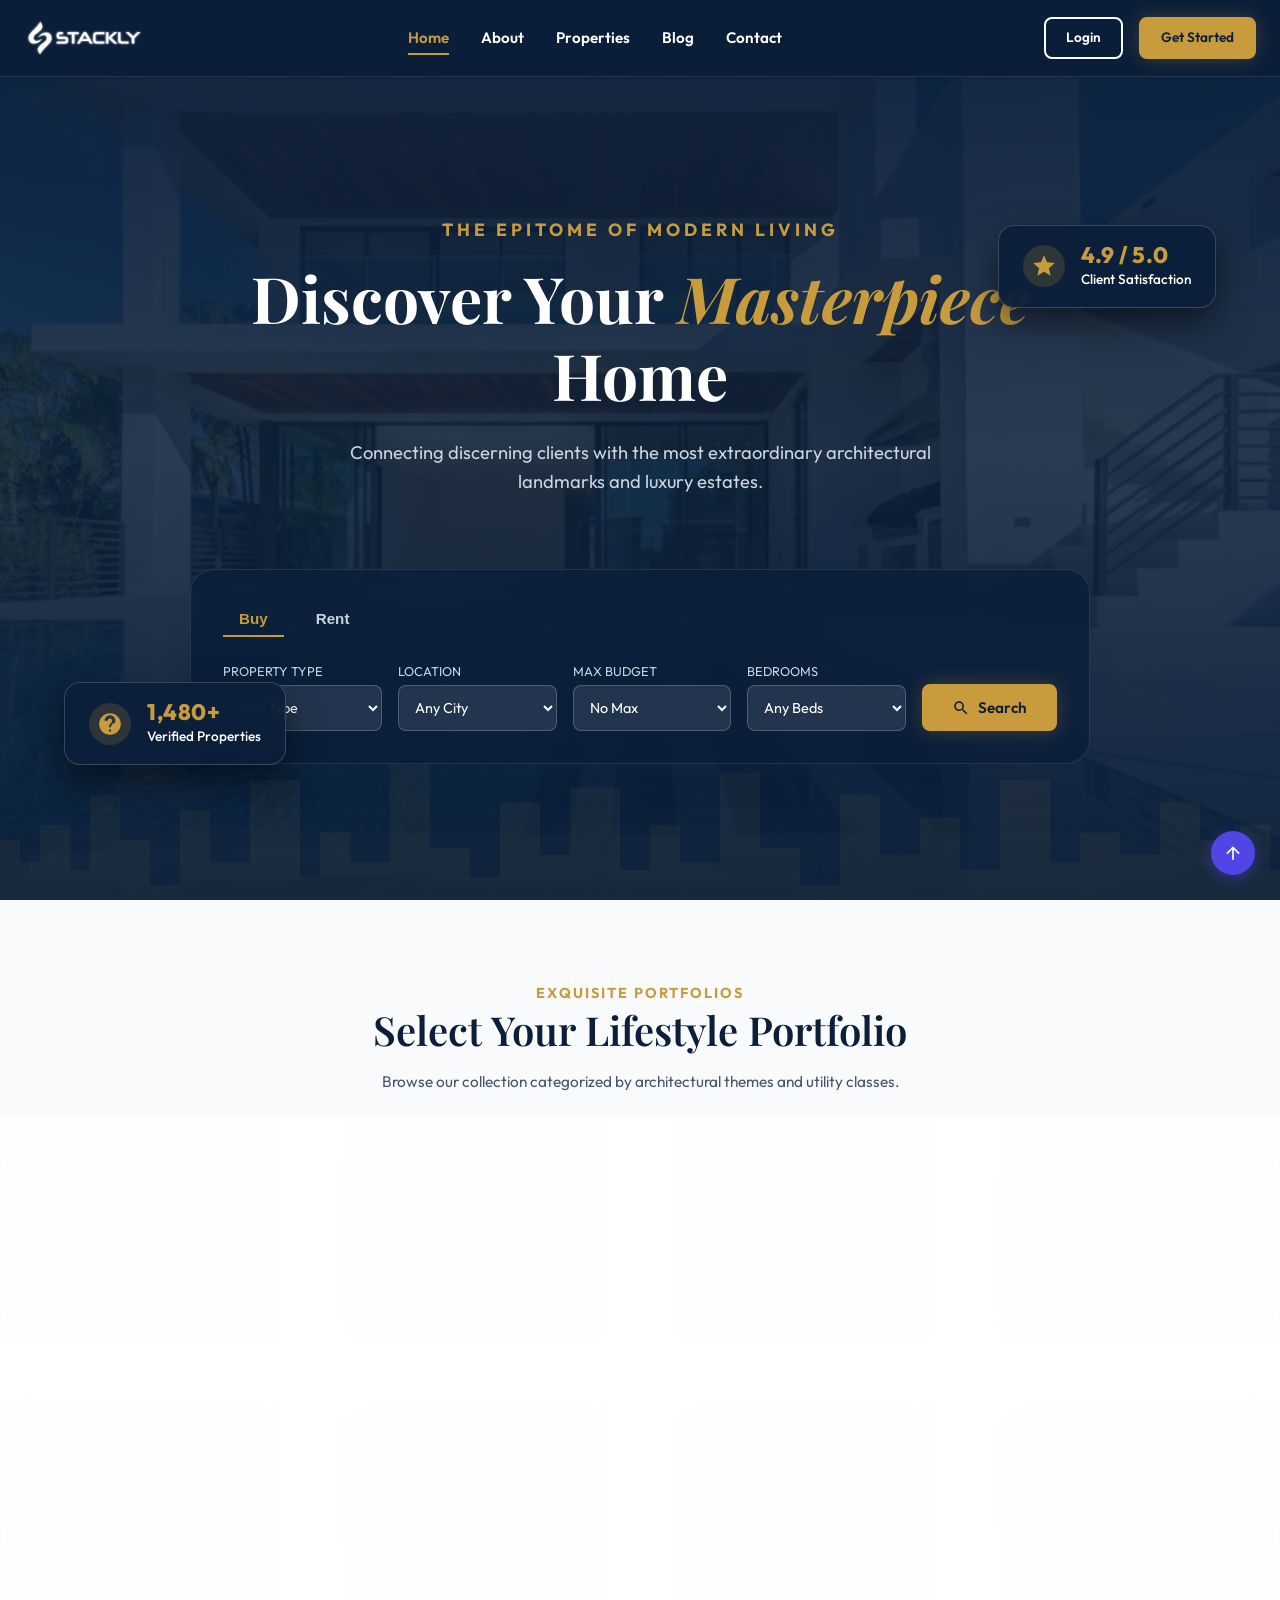
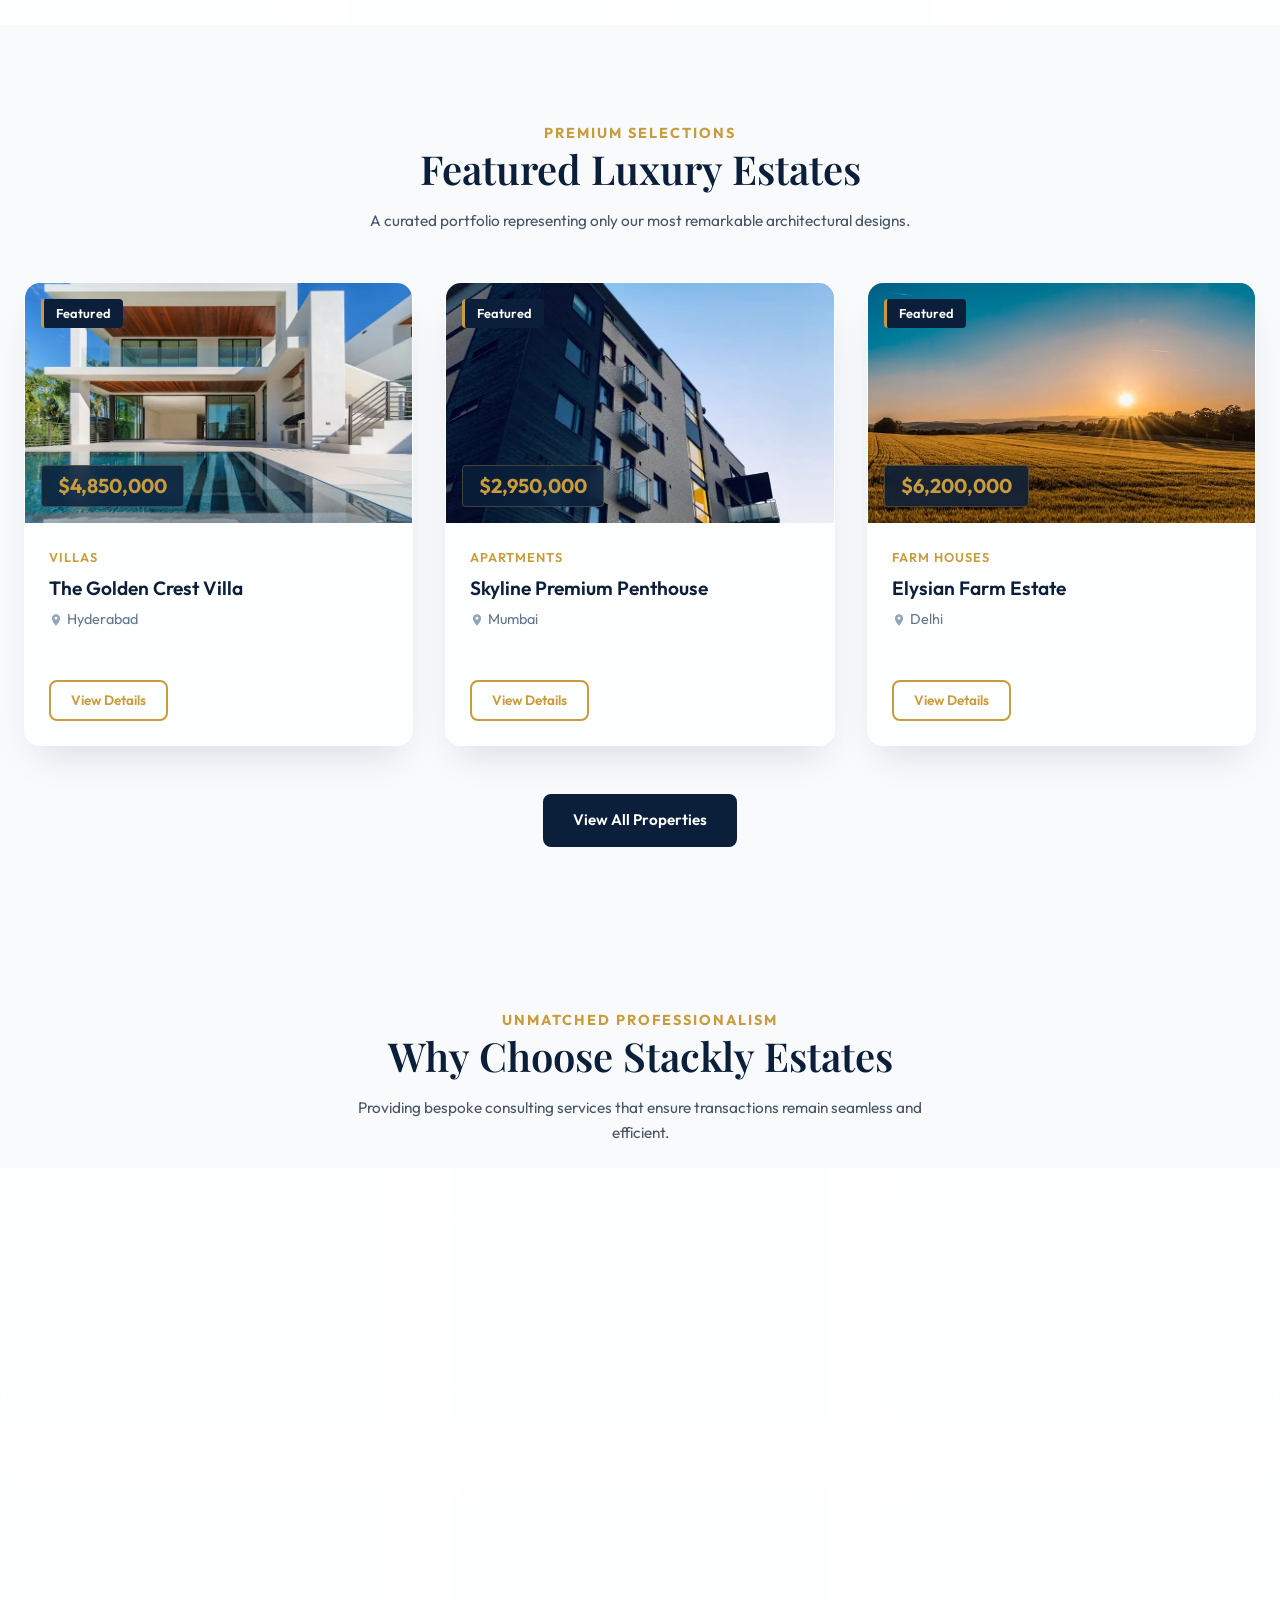
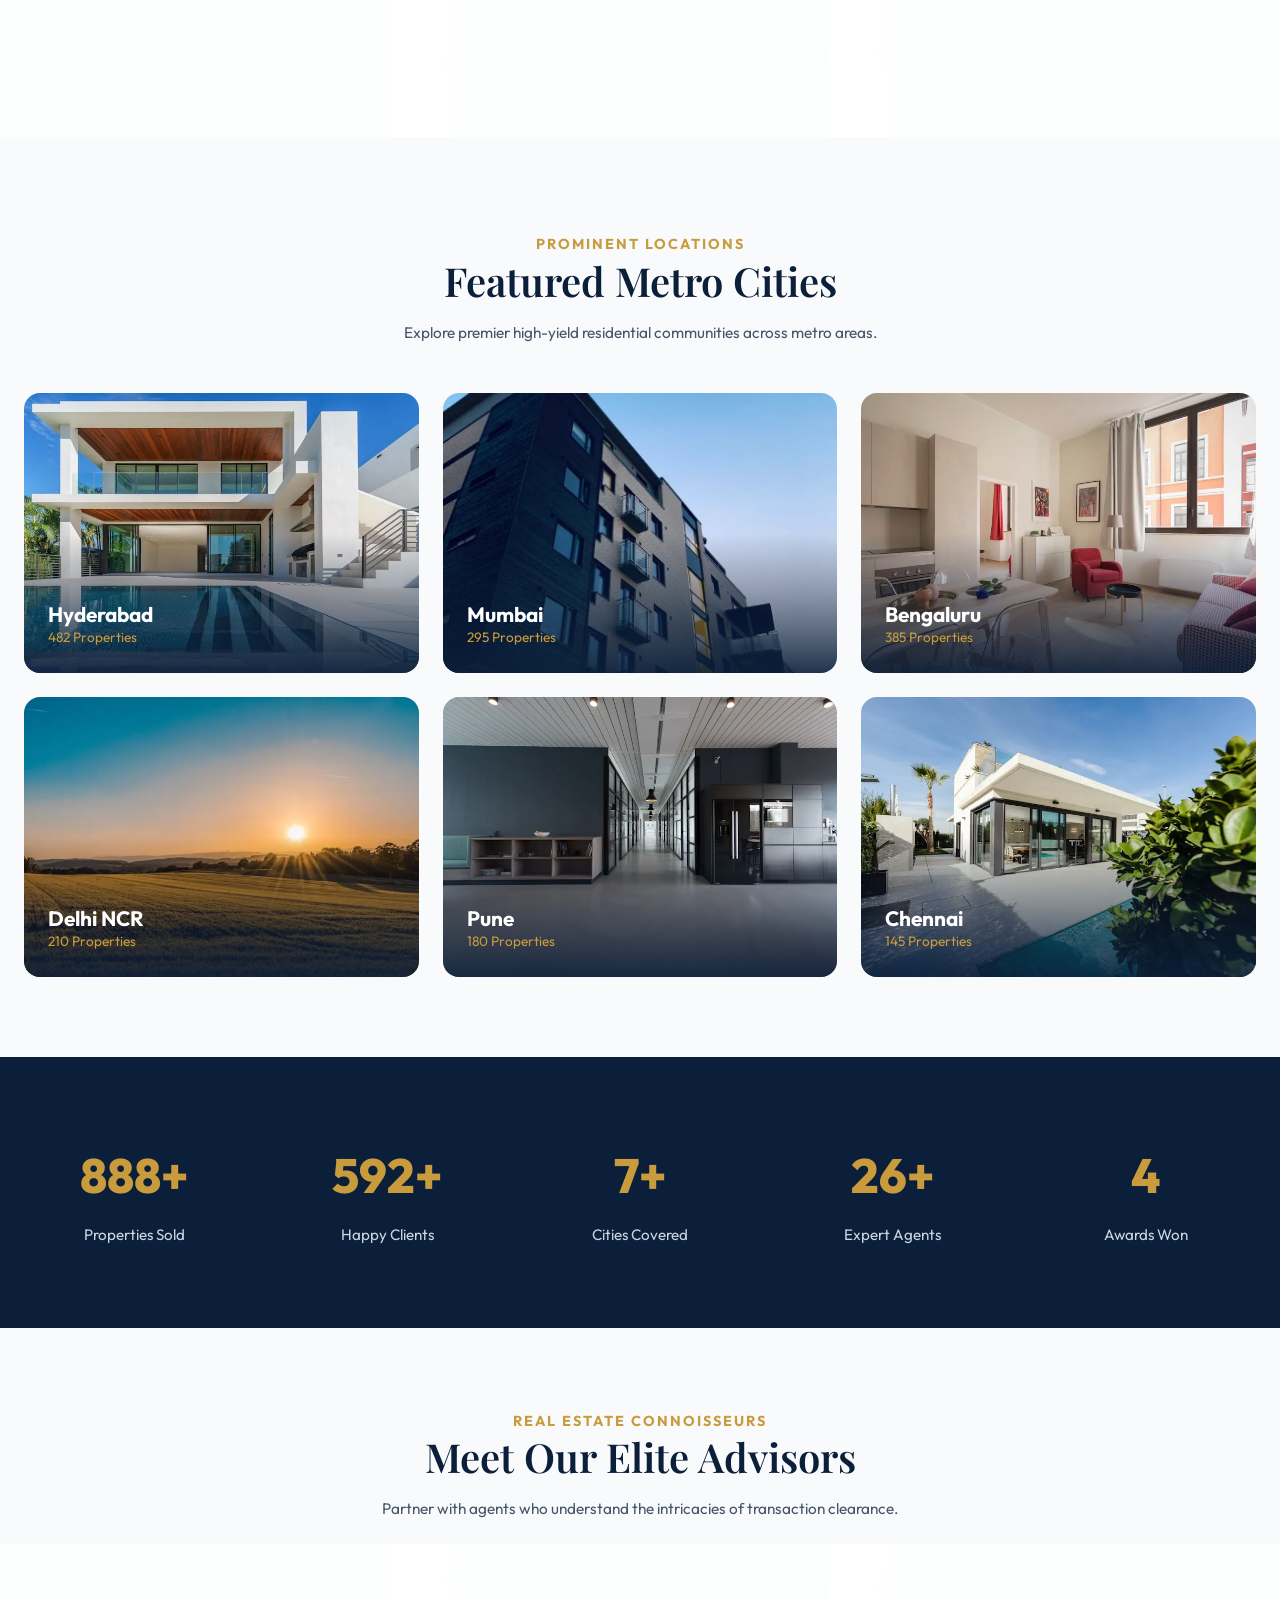
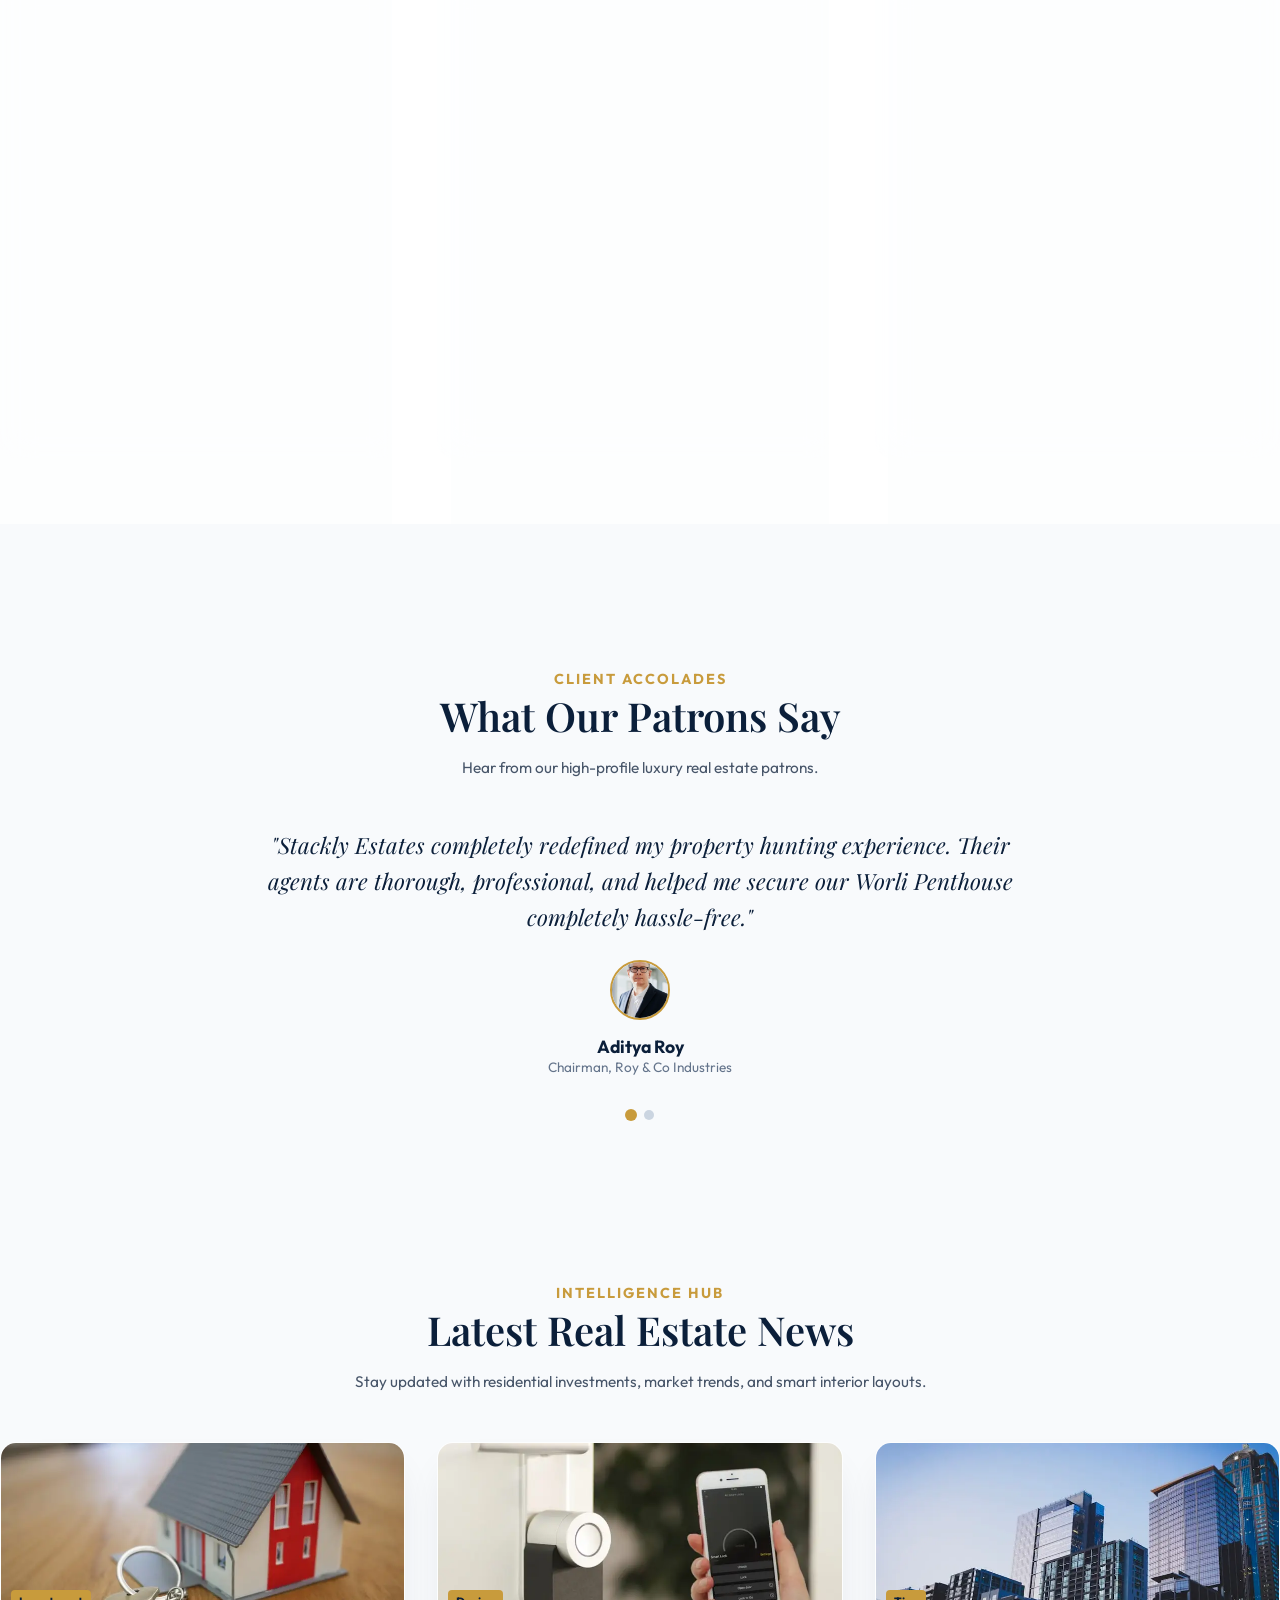
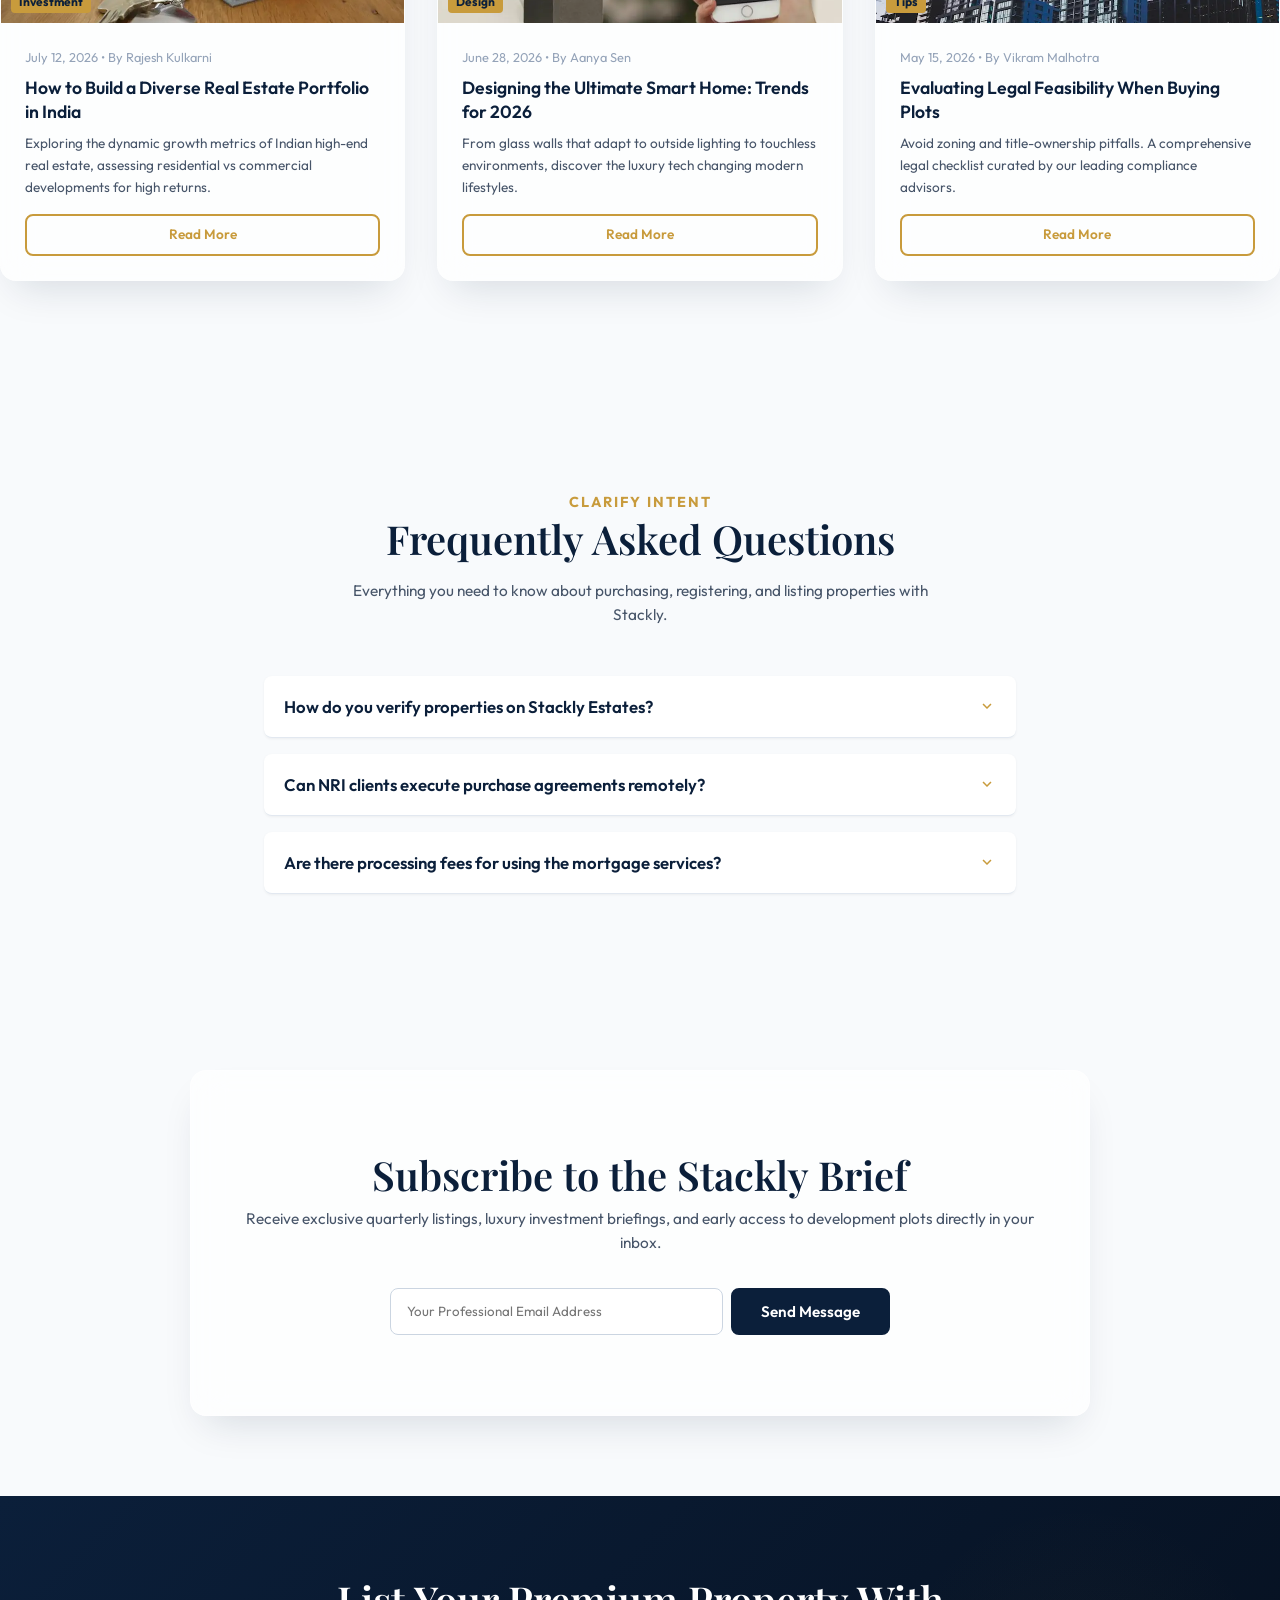
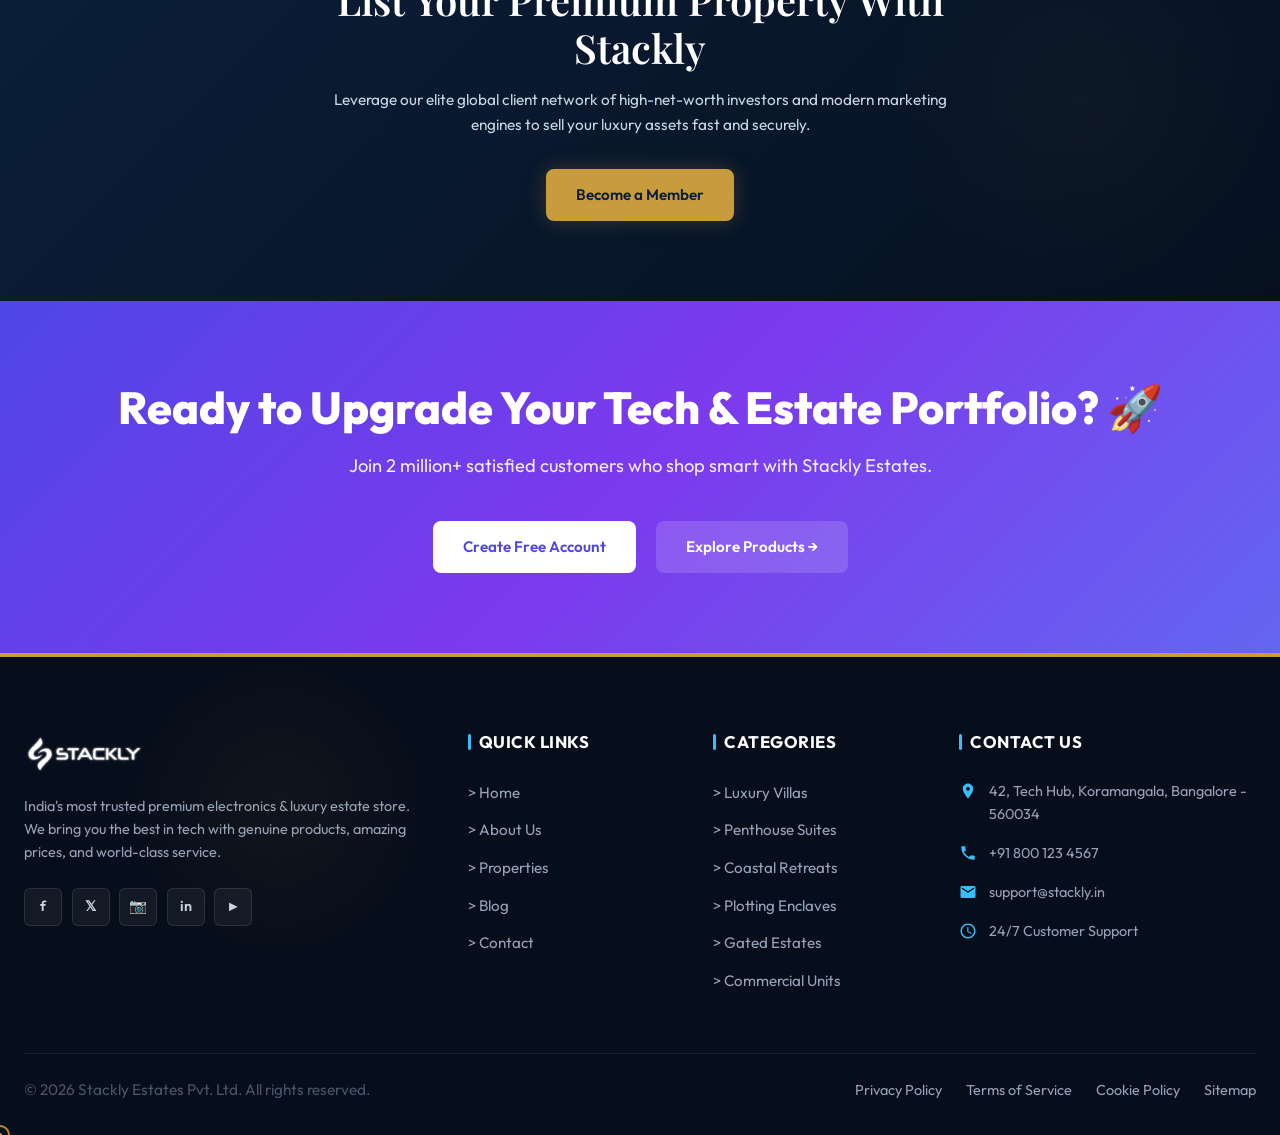
<file: index.html>
<!DOCTYPE html>
<html lang="en">
<head>
  <meta charset="UTF-8">
  <meta name="viewport" content="width=device-width, initial-scale=1.0">
  <title>Stackly Estates | Luxury Real Estate Listing Portal</title>
  
  <!-- SEO Meta Tags -->
  <meta name="description" content="Discover premium luxury villas, penthouses, and commercial spaces with Stackly Estates. India's premier property listing portal offering verified listings and virtual tours.">
  <meta name="keywords" content="Real Estate, Luxury Villas, Apartments, Stackly Estates, Hyderabad Properties, Worli Penthouse, Chhatarpur Farmhouse">
  
  <!-- Open Graph / Facebook -->
  <meta property="og:type" content="website">
  <meta property="og:title" content="Stackly Estates | Luxury Real Estate Listing Portal">
  <meta property="og:description" content="Discover premium luxury villas, penthouses, and commercial spaces with India's premier property listing portal.">
  <meta property="og:image" content="images/properties/villa-1.webp">
  
  <!-- Stylesheets -->
  <link rel="stylesheet" href="css/main.css">
  <link rel="stylesheet" href="css/components.css">
  <link rel="stylesheet" href="css/pages/home.css">
</head>
<body>

  <!-- Scroll Progress Indicator -->
  <div class="scroll-progress-container" id="scroll-progress-container">
    <div class="scroll-progress-bar"></div>
  </div>

  <!-- Sticky Navbar Header -->
  <header>
    <div class="container navbar">
      <a href="index.html" class="logo" id="nav-brand-logo" aria-label="Stackly Home">
  <img class="logo-img" src="images/stackly-logo.webp" alt="Stackly Logo">
</a>
      
      <button class="hamburger" id="navbar-hamburger" aria-label="Toggle Navigation">
        <span></span>
        <span></span>
        <span></span>
      </button>

      <ul class="nav-links" id="navbar-links">
        <li><a href="index.html" class="nav-link active">Home</a></li>
        <li><a href="about.html" class="nav-link">About</a></li>
        <li><a href="properties.html" class="nav-link">Properties</a></li>
        <li><a href="blog.html" class="nav-link">Blog</a></li>
        <li><a href="contact.html" class="nav-link">Contact</a></li>
      </ul>

      <div class="nav-actions">
        <a href="login.html" class="btn btn-outline btn-sm btn-shimmer">Login</a>
        <a href="create-account.html" class="btn btn-secondary btn-sm btn-shimmer">Get Started</a>
      </div>
    </div>
  </header>

  <!-- SECTION 1: Hero Area with Advanced Search -->
  <main>
    <section class="hero" id="hero-section">
      <div class="hero-bg" style="background-image: url('images/properties/villa-1.webp');"></div>
      <div class="hero-overlay"></div>
      <div class="skyline-backdrop"></div>
      
      <!-- Floating stats badges -->
      <div class="floating-stat-card stat-card-1 glass-card">
        <svg viewBox="0 0 24 24"><path d="M12 2C6.48 2 2 6.48 2 12s4.48 10 10 10 10-4.48 10-10S17.52 2 12 2zm1 17h-2v-2h2v2zm2.07-7.75l-.9.92C13.45 12.9 13 13.5 13 15h-2v-.5c0-1.1.45-2.1 1.17-2.83l1.24-1.26c.37-.36.59-.86.59-1.41 0-1.1-.9-2-2-2s-2 .9-2 2H7c0-2.76 2.24-5 5-5s5 2.24 5 5c0 1.04-.42 1.99-1.07 2.75z"/></svg>
        <div>
          <h4>1,480+</h4>
          <p>Verified Properties</p>
        </div>
      </div>

      <div class="floating-stat-card stat-card-2 glass-card">
        <svg viewBox="0 0 24 24"><path d="M12 17.27L18.18 21l-1.64-7.03L22 9.24l-7.19-.61L12 2 9.19 8.63 2 9.24l5.46 4.73L5.82 21z"/></svg>
        <div>
          <h4>4.9 / 5.0</h4>
          <p>Client Satisfaction</p>
        </div>
      </div>

      <div class="container hero-content">
        <span class="hero-subtitle">The Epitome of Modern Living</span>
        <h1 class="hero-title">Discover Your <span>Masterpiece</span> Home</h1>
        <p class="hero-desc">Connecting discerning clients with the most extraordinary architectural landmarks and luxury estates.</p>
        
        <!-- Search bar panel -->
        <div class="glass-panel search-panel glass-card-dark" id="hero-search-panel">
          <div class="search-tabs">
            <button class="search-tab-btn active">Buy</button>
            <button class="search-tab-btn" onclick="window.location.href='properties.html?type=Commercial'">Rent</button>
          </div>
          <div class="search-fields-grid">
            <div class="search-field">
              <label for="search-type">Property Type</label>
              <select id="search-type">
                <option value="">Any Type</option>
                <option value="Villas">Villas</option>
                <option value="Apartments">Apartments</option>
                <option value="Farm Houses">Farm Houses</option>
                <option value="Commercial">Commercial</option>
                <option value="Office Spaces">Office Spaces</option>
              </select>
            </div>
            
            <div class="search-field">
              <label for="search-location">Location</label>
              <select id="search-location">
                <option value="">Any City</option>
                <option value="Hyderabad">Hyderabad</option>
                <option value="Mumbai">Mumbai</option>
                <option value="Delhi">Delhi</option>
                <option value="Bengaluru">Bengaluru</option>
                <option value="Chennai">Chennai</option>
                <option value="Pune">Pune</option>
              </select>
            </div>
            
            <div class="search-field">
              <label for="search-price">Max Budget</label>
              <select id="search-price">
                <option value="">No Max</option>
                <option value="2000000">$2,000,000</option>
                <option value="4000000">$4,000,000</option>
                <option value="6000000">$6,000,000</option>
                <option value="8000000">$8,000,000</option>
                <option value="12000000">$12,000,000</option>
              </select>
            </div>

            <div class="search-field">
              <label for="search-beds">Bedrooms</label>
              <select id="search-beds">
                <option value="">Any Beds</option>
                <option value="3">3 Bedrooms</option>
                <option value="4">4 Bedrooms</option>
                <option value="5">5+ Bedrooms</option>
              </select>
            </div>

            <button class="btn btn-secondary btn-shimmer hero-search-btn" id="hero-search-btn">
              <svg viewBox="0 0 24 24" style="width: 18px; height: 18px; fill: var(--primary);"><path d="M15.5 14h-.79l-.28-.27C15.41 12.59 16 11.11 16 9.5 16 5.91 13.09 3 9.5 3S3 5.91 3 9.5 5.91 16 9.5 16c1.61 0 3.09-.59 4.23-1.57l.27.28v.79l5 4.99L20.49 19l-4.99-5zm-6 0C7.01 14 5 11.99 5 9.5S7.01 5 9.5 5 14 7.01 14 9.5 11.99 14 9.5 14z"/></svg>
              Search
            </button>
          </div>
        </div>
      </div>
    </section>

    <!-- SECTION 2: Property Categories -->
    <section class="section-padding container reveal reveal-up" id="categories-section">
      <div class="section-header text-center">
        <span class="section-subtitle">Exquisite Portfolios</span>
        <h2 class="section-title">Select Your Lifestyle Portfolio</h2>
        <p class="section-desc text-center">Browse our collection categorized by architectural themes and utility classes.</p>
      </div>
      <div class="grid categories-grid" id="categories-container">
        <div class="glass-card category-card" onclick="window.location.href='properties.html?type=Villas'">
          <div class="category-card-icon">
            <svg viewBox="0 0 24 24"><path d="M17 11V3H7v4H3v14h18V11h-4zm-8 8H5v-2h4v2zm0-4H5v-2h4v2zm0-4H5V9h4v2zm6 8h-4v-2h4v2zm0-4h-4v-2h4v2zm0-4h-4V9h4v2zm0-4h-4V5h4v2zm4 12h-2v-2h2v2zm0-4h-2v-2h2v2z"/></svg>
          </div>
          <h4>Villas</h4>
          <p>Palatial Living</p>
        </div>

        <div class="glass-card category-card" onclick="window.location.href='properties.html?type=Apartments'">
          <div class="category-card-icon">
            <svg viewBox="0 0 24 24"><path d="M12 7V3L2 12h3v8h6v-6h2v6h6v-8h3L12 7zm5 11h-2v-4H9v4H7v-6.17l5-4.5 5 4.5V18z"/></svg>
          </div>
          <h4>Apartments</h4>
          <p>Skyline Duplexes</p>
        </div>

        <div class="glass-card category-card" onclick="window.location.href='properties.html?type=Farm Houses'">
          <div class="category-card-icon">
            <svg viewBox="0 0 24 24"><path d="M10 20v-6h4v6h5v-8h3L12 3 2 12h3v8z"/></svg>
          </div>
          <h4>Farm Houses</h4>
          <p>Serene Escapes</p>
        </div>

        <div class="glass-card category-card" onclick="window.location.href='properties.html?type=Commercial'">
          <div class="category-card-icon">
            <svg viewBox="0 0 24 24"><path d="M12 7V3H2v18h20V7H12zM6 19H4v-2h2v2zm0-4H4v-2h2v2zm0-4H4V9h2v2zm0-4H4V5h2v2zm6 12h-2v-2h2v2zm0-4h-2v-2h2v2zm0-4h-2V9h2v2zm0-4h-2V5h2v2zm8 12h-2v-2h2v2zm0-4h-2v-2h2v2z"/></svg>
          </div>
          <h4>Commercial</h4>
          <p>Grade-A Assets</p>
        </div>

        <div class="glass-card category-card" onclick="window.location.href='properties.html?type=Office Spaces'">
          <div class="category-card-icon">
            <svg viewBox="0 0 24 24"><path d="M20 6h-4V4c0-1.11-.89-2-2-2h-4c-1.11 0-2 .89-2 2v2H4c-1.11 0-1.99.89-1.99 2L2 19c0 1.11.89 2 2 2h16c1.11 0 2-.89 2-2V8c0-1.11-.89-2-2-2zm-6 0h-4V4h4v2z"/></svg>
          </div>
          <h4>Office Spaces</h4>
          <p>Plug & Play Suites</p>
        </div>

        <div class="glass-card category-card" onclick="window.location.href='properties.html?type=Luxury Homes'">
          <div class="category-card-icon">
            <svg viewBox="0 0 24 24"><path d="M12 21.35l-1.45-1.32C5.4 15.36 2 12.28 2 8.5 2 5.42 4.42 3 7.5 3c1.74 0 3.41.81 4.5 2.09C13.09 3.81 14.76 3 16.5 3 19.58 3 22 5.42 22 8.5c0 3.78-3.4 6.86-8.55 11.54L12 21.35z"/></svg>
          </div>
          <h4>Luxury Homes</h4>
          <p>Bespoke Design</p>
        </div>

        <div class="glass-card category-card" onclick="window.location.href='properties.html?type=Plots'">
          <div class="category-card-icon">
            <svg viewBox="0 0 24 24"><path d="M23 7V1H1v22h22v-6h-2v4H3V3h18v4h2zm-2 5h-8V9h8v3zm0 4h-8v-3h8v3z"/></svg>
          </div>
          <h4>Plots</h4>
          <p>Gated Acres</p>
        </div>

        <div class="glass-card category-card" onclick="window.location.href='properties.html'">
          <div class="category-card-icon">
            <svg viewBox="0 0 24 24"><path d="M19 13h-6v6h-2v-6H5v-2h6V5h2v6h6v2z"/></svg>
          </div>
          <h4>Explore All</h4>
          <p>1,480+ Listings</p>
        </div>
      </div>
    </section>

    <!-- SECTION 3: Featured Properties -->
    <section class="section-padding reveal reveal-up" style="background-color: var(--slate-50);" id="featured-section">
      <div class="container">
        <div class="section-header text-center">
          <span class="section-subtitle">Premium Selections</span>
          <h2 class="section-title">Featured Luxury Estates</h2>
          <p class="section-desc text-center">A curated portfolio representing only our most remarkable architectural designs.</p>
        </div>
        
        <!-- Hydrated dynamically from data.js, fallback for layout structure -->
        <div class="grid properties-home-grid" id="properties-home-grid">
          <!-- JS hydrates this dynamic block -->
        </div>
        
        <div class="text-center">
          <a href="properties.html" class="btn btn-primary btn-shimmer">View All Properties</a>
        </div>
      </div>
    </section>

    <!-- SECTION 4: Why Choose Stackly Estates -->
    <section class="section-padding container reveal reveal-up" id="why-choose-section">
      <div class="section-header text-center">
        <span class="section-subtitle">Unmatched Professionalism</span>
        <h2 class="section-title">Why Choose Stackly Estates</h2>
        <p class="section-desc text-center">Providing bespoke consulting services that ensure transactions remain seamless and efficient.</p>
      </div>
      <div class="grid why-grid">
        <div class="glass-card why-card">
          <span class="why-card-num">01</span>
          <h4>Verified Listings</h4>
          <p>Every estate undergoes strict property title verification and zoning scrutiny by compliance experts.</p>
        </div>

        <div class="glass-card why-card">
          <span class="why-card-num">02</span>
          <h4>Trusted Advisors</h4>
          <p>Our brokers hold designations and experience credentials, serving high-net-worth clients globally.</p>
        </div>

        <div class="glass-card why-card">
          <span class="why-card-num">03</span>
          <h4>Guaranteed Pricing</h4>
          <p>Direct negotiations with builders and property owners guarantee transparency with zero hidden markups.</p>
        </div>

        <div class="glass-card why-card">
          <span class="why-card-num">04</span>
          <h4>Legal Assistance</h4>
          <p>Complete facilitation of document clearance, registry filing, and tax advisory services.</p>
        </div>

        <div class="glass-card why-card">
          <span class="why-card-num">05</span>
          <h4>Premier Home Loans</h4>
          <p>Direct integration with premium private banks to clear low-interest mortgage processing within 48 hours.</p>
        </div>

        <div class="glass-card why-card">
          <span class="why-card-num">06</span>
          <h4>Immersive Virtual Tours</h4>
          <p>High-definition spatial virtual layouts allowing overseas clients to inspect listing dimensions accurately.</p>
        </div>
      </div>
    </section>

    <!-- SECTION 5: Featured Locations -->
    <section class="section-padding reveal reveal-up" style="background-color: var(--slate-50);" id="locations-section">
      <div class="container">
        <div class="section-header text-center">
          <span class="section-subtitle">Prominent Locations</span>
          <h2 class="section-title">Featured Metro Cities</h2>
          <p class="section-desc text-center">Explore premier high-yield residential communities across metro areas.</p>
        </div>
        <div class="grid locations-grid">
          <div class="location-card" onclick="window.location.href='properties.html?city=Hyderabad'">
            <img class="location-card-img" src="images/properties/villa-1.webp" alt="Hyderabad" loading="lazy">
            <div class="location-card-overlay">
              <h4>Hyderabad</h4>
              <p>482 Properties</p>
            </div>
          </div>

          <div class="location-card" onclick="window.location.href='properties.html?city=Mumbai'">
            <img class="location-card-img" src="images/properties/apt-1.webp" alt="Mumbai" loading="lazy">
            <div class="location-card-overlay">
              <h4>Mumbai</h4>
              <p>295 Properties</p>
            </div>
          </div>

          <div class="location-card" onclick="window.location.href='properties.html?city=Bengaluru'">
            <img class="location-card-img" src="images/properties/apt-2.webp" alt="Bengaluru" loading="lazy">
            <div class="location-card-overlay">
              <h4>Bengaluru</h4>
              <p>385 Properties</p>
            </div>
          </div>

          <div class="location-card" onclick="window.location.href='properties.html?city=Delhi'">
            <img class="location-card-img" src="images/properties/farm-1.webp" alt="Delhi" loading="lazy">
            <div class="location-card-overlay">
              <h4>Delhi NCR</h4>
              <p>210 Properties</p>
            </div>
          </div>

          <div class="location-card" onclick="window.location.href='properties.html?city=Pune'">
            <img class="location-card-img" src="images/properties/office-1.webp" alt="Pune" loading="lazy">
            <div class="location-card-overlay">
              <h4>Pune</h4>
              <p>180 Properties</p>
            </div>
          </div>

          <div class="location-card" onclick="window.location.href='properties.html?city=Chennai'">
            <img class="location-card-img" src="images/properties/villa-2.webp" alt="Chennai" loading="lazy">
            <div class="location-card-overlay">
              <h4>Chennai</h4>
              <p>145 Properties</p>
            </div>
          </div>
        </div>
      </div>
    </section>

    <!-- SECTION 6: Property Statistics -->
    <section class="stats-banner text-center" id="statistics-section">
      <div class="container grid stats-grid">
        <div class="stat-item">
          <span class="stat-num" data-target="1480" data-suffix="+">0</span>
          <span class="stat-label">Properties Sold</span>
        </div>
        <div class="stat-item">
          <span class="stat-num" data-target="950" data-suffix="+">0</span>
          <span class="stat-label">Happy Clients</span>
        </div>
        <div class="stat-item">
          <span class="stat-num" data-target="12" data-suffix="+">0</span>
          <span class="stat-label">Cities Covered</span>
        </div>
        <div class="stat-item">
          <span class="stat-num" data-target="45" data-suffix="+">0</span>
          <span class="stat-label">Expert Agents</span>
        </div>
        <div class="stat-item">
          <span class="stat-num" data-target="8" data-suffix="">0</span>
          <span class="stat-label">Awards Won</span>
        </div>
      </div>
    </section>

    <!-- SECTION 7: Meet Our Agents -->
    <section class="section-padding container reveal reveal-up" id="agents-section">
      <div class="section-header text-center">
        <span class="section-subtitle">Real Estate Connoisseurs</span>
        <h2 class="section-title">Meet Our Elite Advisors</h2>
        <p class="section-desc text-center">Partner with agents who understand the intricacies of transaction clearance.</p>
      </div>
      <div class="grid properties-home-grid" id="agents-home-grid">
        <!-- Rendered dynamically by home.js/data.js -->
      </div>
    </section>

    <!-- SECTION 8: Client Testimonials -->
    <section class="section-padding reveal reveal-up" style="background-color: var(--slate-50);" id="testimonials-section">
      <div class="container">
        <div class="section-header text-center">
          <span class="section-subtitle">Client Accolades</span>
          <h2 class="section-title">What Our Patrons Say</h2>
          <p class="section-desc text-center">Hear from our high-profile luxury real estate patrons.</p>
        </div>
        
        <div class="testimonials-slider-container">
          <div class="testimonials-slider">
            <div class="testimonial-slide active">
              <p class="testimonial-quote">"Stackly Estates completely redefined my property hunting experience. Their agents are thorough, professional, and helped me secure our Worli Penthouse completely hassle-free."</p>
              <img class="testimonial-avatar" src="images/agents/agent-1.webp" alt="Client 1">
              <div class="testimonial-author">
                <h4>Aditya Roy</h4>
                <p>Chairman, Roy & Co Industries</p>
              </div>
            </div>
            
            <div class="testimonial-slide">
              <p class="testimonial-quote">"The legal assistance and loan clearings were fully handled by their back-office team. We closed our Chhatarpur farm estate within 4 days. Absolutely brilliant service!"</p>
              <img class="testimonial-avatar" src="images/agents/agent-2.webp" alt="Client 2">
              <div class="testimonial-author">
                <h4>Kiran Deshmukh</h4>
                <p>Co-Founder, BetaTech Global</p>
              </div>
            </div>
          </div>
          <div class="slider-dots">
            <!-- JS dynamically creates dots -->
          </div>
        </div>
      </div>
    </section>

    <!-- SECTION 9: Latest Blogs -->
    <section class="section-padding container reveal reveal-up" id="blogs-section">
      <div class="section-header text-center">
        <span class="section-subtitle">Intelligence Hub</span>
        <h2 class="section-title">Latest Real Estate News</h2>
        <p class="section-desc text-center">Stay updated with residential investments, market trends, and smart interior layouts.</p>
      </div>
      
      <div class="grid properties-home-grid" id="blogs-home-grid">
        <!-- Rendered dynamically by data.js -->
      </div>
    </section>

    <!-- SECTION 10: FAQ Section -->
    <section class="section-padding reveal reveal-up" style="background-color: var(--slate-50);" id="faq-section">
      <div class="container" style="max-width: 800px;">
        <div class="section-header text-center">
          <span class="section-subtitle">Clarify Intent</span>
          <h2 class="section-title">Frequently Asked Questions</h2>
          <p class="section-desc text-center">Everything you need to know about purchasing, registering, and listing properties with Stackly.</p>
        </div>
        
        <div class="accordion-container">
          <div class="accordion-item">
            <button class="accordion-header">
              <span>How do you verify properties on Stackly Estates?</span>
              <svg class="accordion-icon" viewBox="0 0 24 24"><path d="M16.59 8.59L12 13.17 7.41 8.59 6 10l6 6 6-6z"/></svg>
            </button>
            <div class="accordion-content">
              <p>Every listed property undergoes physical survey checks and thorough document clearance reviews by our legal team, verifying clear titles, land classifications, and municipal approval stamps before registration.</p>
            </div>
          </div>

          <div class="accordion-item">
            <button class="accordion-header">
              <span>Can NRI clients execute purchase agreements remotely?</span>
              <svg class="accordion-icon" viewBox="0 0 24 24"><path d="M16.59 8.59L12 13.17 7.41 8.59 6 10l6 6 6-6z"/></svg>
            </button>
            <div class="accordion-content">
              <p>Yes. We support secure remote executions through digital power-of-attorney services, verified escrows, and direct spatial walkthrough reviews to ensure complete remote compliance.</p>
            </div>
          </div>

          <div class="accordion-item">
            <button class="accordion-header">
              <span>Are there processing fees for using the mortgage services?</span>
              <svg class="accordion-icon" viewBox="0 0 24 24"><path d="M16.59 8.59L12 13.17 7.41 8.59 6 10l6 6 6-6z"/></svg>
            </button>
            <div class="accordion-content">
              <p>No. Stackly Estates provides direct, complimentary bank integrations for our patrons. Any loan underwriting processing charges correspond directly to the selected underwriting bank's standard terms.</p>
            </div>
          </div>
        </div>
      </div>
    </section>

    <!-- SECTION 11: Newsletter Section -->
    <section class="section-padding container reveal reveal-up" id="newsletter-section">
      <div class="glass-card newsletter-card">
        <h2>Subscribe to the Stackly Brief</h2>
        <p>Receive exclusive quarterly listings, luxury investment briefings, and early access to development plots directly in your inbox.</p>
        <form class="newsletter-form" id="home-newsletter-form">
          <input type="email" placeholder="Your Professional Email Address" aria-label="Email Input" required>
          <button type="submit" class="btn btn-primary btn-shimmer">Send Message</button>
        </form>
      </div>
    </section>

    <!-- SECTION 12: Premium Call to Action -->
    <section class="premium-cta" id="cta-section">
      <div class="container premium-cta-content reveal reveal-up">
        <h2>List Your Premium Property With Stackly</h2>
        <p>Leverage our elite global client network of high-net-worth investors and modern marketing engines to sell your luxury assets fast and securely.</p>
        <a href="login.html" class="btn btn-secondary btn-shimmer">Become a Member</a>
      </div>
    </section>
  </main>

  <!-- Global Footer -->
    <!-- CTA Upgrade Banner -->
  <section class="cta-banner-section">
    <div class="container">
      <h2>Ready to Upgrade Your Tech & Estate Portfolio? 🚀</h2>
      <p>Join 2 million+ satisfied customers who shop smart with Stackly Estates.</p>
      <div class="cta-btn-group">
        <a href="create-account.html" class="btn btn-pill-white">Create Free Account</a>
        <a href="properties.html" class="btn btn-pill-outline">Explore Products &rarr;</a>
      </div>
    </div>
  </section>

  <!-- Global Footer -->
  <footer class="custom-footer">
    <div class="container">
      <div class="custom-footer-grid">
        <!-- Col 1: Brand & About -->
        <div>
          <a href="index.html" class="logo" style="display: inline-flex; align-items: center; gap: 0.5rem; font-weight: 800; font-size: 1.4rem; color: #FFFFFF; margin-bottom: 1rem; text-decoration: none;" aria-label="Stackly Home">
  <img class="logo-img" src="images/stackly-logo.webp" alt="Stackly Logo">
</a>
          <p style="font-size: 0.9rem; line-height: 1.6; color: var(--slate-400); margin-bottom: 1rem;">India's most trusted premium electronics & luxury estate store. We bring you the best in tech with genuine products, amazing prices, and world-class service.</p>
          
          <div class="footer-social-boxes">
            <a href="404.html" class="social-box" aria-label="Facebook">f</a>
            <a href="404.html" class="social-box" aria-label="Twitter">𝕏</a>
            <a href="404.html" class="social-box" aria-label="Instagram">📷</a>
            <a href="404.html" class="social-box" aria-label="LinkedIn">in</a>
            <a href="404.html" class="social-box" aria-label="YouTube">►</a>
          </div>
        </div>

        <!-- Col 2: Quick Links -->
        <div>
          <div class="footer-col-title">QUICK LINKS</div>
          <ul class="footer-links-list">
            <li><a href="index.html">&gt; Home</a></li>
            <li><a href="about.html">&gt; About Us</a></li>
            <li><a href="properties.html">&gt; Properties</a></li>
            <li><a href="blog.html">&gt; Blog</a></li>
            <li><a href="contact.html">&gt; Contact</a></li>
          </ul>
        </div>

        <!-- Col 3: Categories -->
        <div>
          <div class="footer-col-title">CATEGORIES</div>
          <ul class="footer-links-list">
            <li><a href="404.html">&gt; Luxury Villas</a></li>
            <li><a href="404.html">&gt; Penthouse Suites</a></li>
            <li><a href="404.html">&gt; Coastal Retreats</a></li>
            <li><a href="404.html">&gt; Plotting Enclaves</a></li>
            <li><a href="404.html">&gt; Gated Estates</a></li>
            <li><a href="404.html">&gt; Commercial Units</a></li>
          </ul>
        </div>

        <!-- Col 4: Contact Us -->
        <div>
          <div class="footer-col-title">CONTACT US</div>
          <div class="footer-contact-row">
            <svg viewBox="0 0 24 24"><path d="M12 2C8.13 2 5 5.13 5 9c0 5.25 7 13 7 13s7-7.75 7-13c0-3.87-3.13-7-7-7zm0 9.5c-1.38 0-2.5-1.12-2.5-2.5s1.12-2.5 2.5-2.5 2.5 1.12 2.5 2.5-1.12 2.5-2.5 2.5z"/></svg>
            <span>42, Tech Hub, Koramangala, Bangalore - 560034</span>
          </div>
          <div class="footer-contact-row">
            <svg viewBox="0 0 24 24"><path d="M6.62 10.79c1.44 2.83 3.76 5.14 6.59 6.59l2.2-2.2c.27-.27.67-.36 1.02-.24 1.12.37 2.33.57 3.57.57.55 0 1 .45 1 1V20c0 .55-.45 1-1 1-9.39 0-17-7.61-17-17 0-.55.45-1 1-1h3.5c.55 0 1 .45 1 1 0 1.25.2 2.45.57 3.57.11.35.03.74-.25 1.02l-2.2 2.2z"/></svg>
            <span>+91 800 123 4567</span>
          </div>
          <div class="footer-contact-row">
            <svg viewBox="0 0 24 24"><path d="M20 4H4c-1.1 0-1.99.9-1.99 2L2 18c0 1.1.9 2 2 2h16c1.1 0 2-.9 2-2V6c0-1.1-.9-2-2-2zm0 4l-8 5-8-5V6l8 5 8-5v2z"/></svg>
            <span>support@stackly.in</span>
          </div>
          <div class="footer-contact-row">
            <svg viewBox="0 0 24 24"><path d="M11.99 2C6.47 2 2 6.48 2 12s4.47 10 9.99 10C17.52 22 22 17.52 22 12S17.52 2 11.99 2zM12 20c-4.42 0-8-3.58-8-8s3.58-8 8-8 8 3.58 8 8-3.58 8-8 8zm.5-13H11v6l5.25 3.15.75-1.23-4.5-2.67z"/></svg>
            <span>24/7 Customer Support</span>
          </div>
        </div>
      </div>

      <!-- Footer Bottom Bar -->
      <div class="footer-bottom-bar">
        <p>&copy; 2026 Stackly Estates Pvt. Ltd. All rights reserved.</p>
        <ul class="footer-bottom-links">
          <li><a href="404.html">Privacy Policy</a></li>
          <li><a href="404.html">Terms of Service</a></li>
          <li><a href="404.html">Cookie Policy</a></li>
          <li><a href="404.html">Sitemap</a></li>
        </ul>
      </div>
    </div>
  </footer>

  <!-- Floating Back to Top Button -->
  <button class="back-to-top-btn" id="back-to-top-btn" aria-label="Back to top" onclick="window.scrollTo({top: 0, behavior: 'smooth'})">
    <svg viewBox="0 0 24 24" style="width: 20px; height: 20px; fill: currentColor;"><path d="M4 12l1.41 1.41L11 7.83V20h2V7.83l5.58 5.59L20 12l-8-8-8 8z"/></svg>
  </button>

  <!-- Scripts -->
  <script src="js/data.js"></script>
  <script src="js/main.js"></script>
  <script src="js/pages/home.js"></script>
  <script>
    // Hydrate Home page properties & agents
    document.addEventListener('DOMContentLoaded', () => {
      const grid = document.getElementById('properties-home-grid');
      const agentsGrid = document.getElementById('agents-home-grid');
      const blogsGrid = document.getElementById('blogs-home-grid');

      // Hydrate 3 featured properties
      if (grid) {
        grid.innerHTML = '';
        const featured = PROPERTIES.filter(p => p.featured).slice(0, 3);
        featured.forEach(p => {
          grid.innerHTML += `
            <div class="glass-card property-card reveal reveal-up reveal-visible">
              <div class="property-card-img-wrapper">
                <img class="property-card-img" src="${p.image}" alt="${p.title}" loading="lazy">
                <span class="property-badge">Featured</span>
                <span class="property-card-price">${p.price}</span>
              </div>
              <div class="property-card-content">
                <span class="property-card-tag">${p.type}</span>
                <h3 class="property-card-title">${p.title}</h3>
                <div class="property-card-address">
                  <svg viewBox="0 0 24 24"><path d="M12,2C8.13,2,5,5.13,5,9c0,5.25,7,13,7,13s7-7.75,7-13C19,5.13,15.87,2,12,2z M12,11.5c-1.38,0-2.5-1.12-2.5-2.5s1.12-2.5,2.5-2.5s2.5,1.12,2.5,2.5S13.38,11.5,12,11.5z"/></svg>
                  <span>${p.city}</span>
                </div>
                <div class="property-card-footer">
                  <a href="property-details.html?id=${p.id}" class="btn btn-outline-gold btn-sm btn-shimmer">View Details</a>
                </div>
              </div>
            </div>
          `;
        });
      }

      // Hydrate agents
      if (agentsGrid) {
        agentsGrid.innerHTML = '';
        AGENTS.slice(0, 3).forEach(a => {
          agentsGrid.innerHTML += `
            <div class="glass-card property-card reveal reveal-up reveal-visible" style="padding: 0; text-align: center;">
              <div style="overflow: hidden; height: 260px; position: relative;">
                <img src="${a.image}" alt="${a.name}" style="width: 100%; height: 100%; object-fit: cover; object-position: center top;">
                <span style="position: absolute; top: 10px; left: 10px; background: rgba(11,31,58,0.85); color: var(--secondary); padding: 2px 8px; border-radius: 4px; font-size: 0.8rem; font-weight: 600;">★ ${a.rating}</span>
              </div>
              <div style="padding: 1.5rem;">
                <h4 style="margin-bottom: 2px;">${a.name}</h4>
                <p style="color: var(--secondary); font-size: 0.85rem; font-weight: 600; text-transform: uppercase; margin-bottom: 1rem;">${a.designation}</p>
                <div style="display: grid; grid-template-columns: 1fr 1fr; border-top: 1px solid var(--slate-200); padding-top: 0.75rem; margin-bottom: 1rem;">
                  <div>
                    <span style="font-size: 0.75rem; color: var(--slate-500);">Experience</span>
                    <h5 style="margin: 0; font-size: 0.95rem;">${a.experience}</h5>
                  </div>
                  <div>
                    <span style="font-size: 0.75rem; color: var(--slate-500);">Sold</span>
                    <h5 style="margin: 0; font-size: 0.95rem;">${a.sold}+ Deals</h5>
                  </div>
                </div>
                <a href="404.html" class="btn btn-outline-gold btn-sm" style="width: 100%;">Contact Agent</a>
              </div>
            </div>
          `;
        });
      }

      // Hydrate blogs
      if (blogsGrid) {
        blogsGrid.innerHTML = '';
        BLOGS.forEach(b => {
          blogsGrid.innerHTML += `
            <div class="glass-card property-card reveal reveal-up reveal-visible">
              <div style="position: relative; height: 180px; overflow: hidden;">
                <img src="${b.image}" alt="${b.title}" style="width: 100%; height: 100%; object-fit: cover;">
                <span style="position: absolute; bottom: 10px; left: 10px; background: var(--secondary); color: var(--primary); font-size: 0.75rem; font-weight: 700; padding: 2px 8px; border-radius: 4px;">${b.category}</span>
              </div>
              <div style="padding: 1.5rem; display: flex; flex-direction: column; flex-grow: 1;">
                <span style="font-size: 0.8rem; color: var(--slate-400); margin-bottom: 0.5rem;">${b.date} • By ${b.author}</span>
                <h4 style="font-size: 1.1rem; line-height: 1.4; margin-bottom: 0.5rem; font-weight: 600;">${b.title}</h4>
                <p style="font-size: 0.85rem; color: var(--slate-600); margin-bottom: 1rem;">${b.summary}</p>
                <a href="404.html" class="btn btn-outline-gold btn-sm btn-shimmer" style="margin-top: auto;">Read More</a>
              </div>
            </div>
          `;
        });
      }

      // Newsletter submit logic -> 404.html
      const nForm1 = document.getElementById('home-newsletter-form');
      if (nForm1) {
        nForm1.addEventListener('submit', (e) => {
          e.preventDefault();
          window.location.href = '404.html';
        });
      }
    });
  </script>
</body>
</html>
</file>
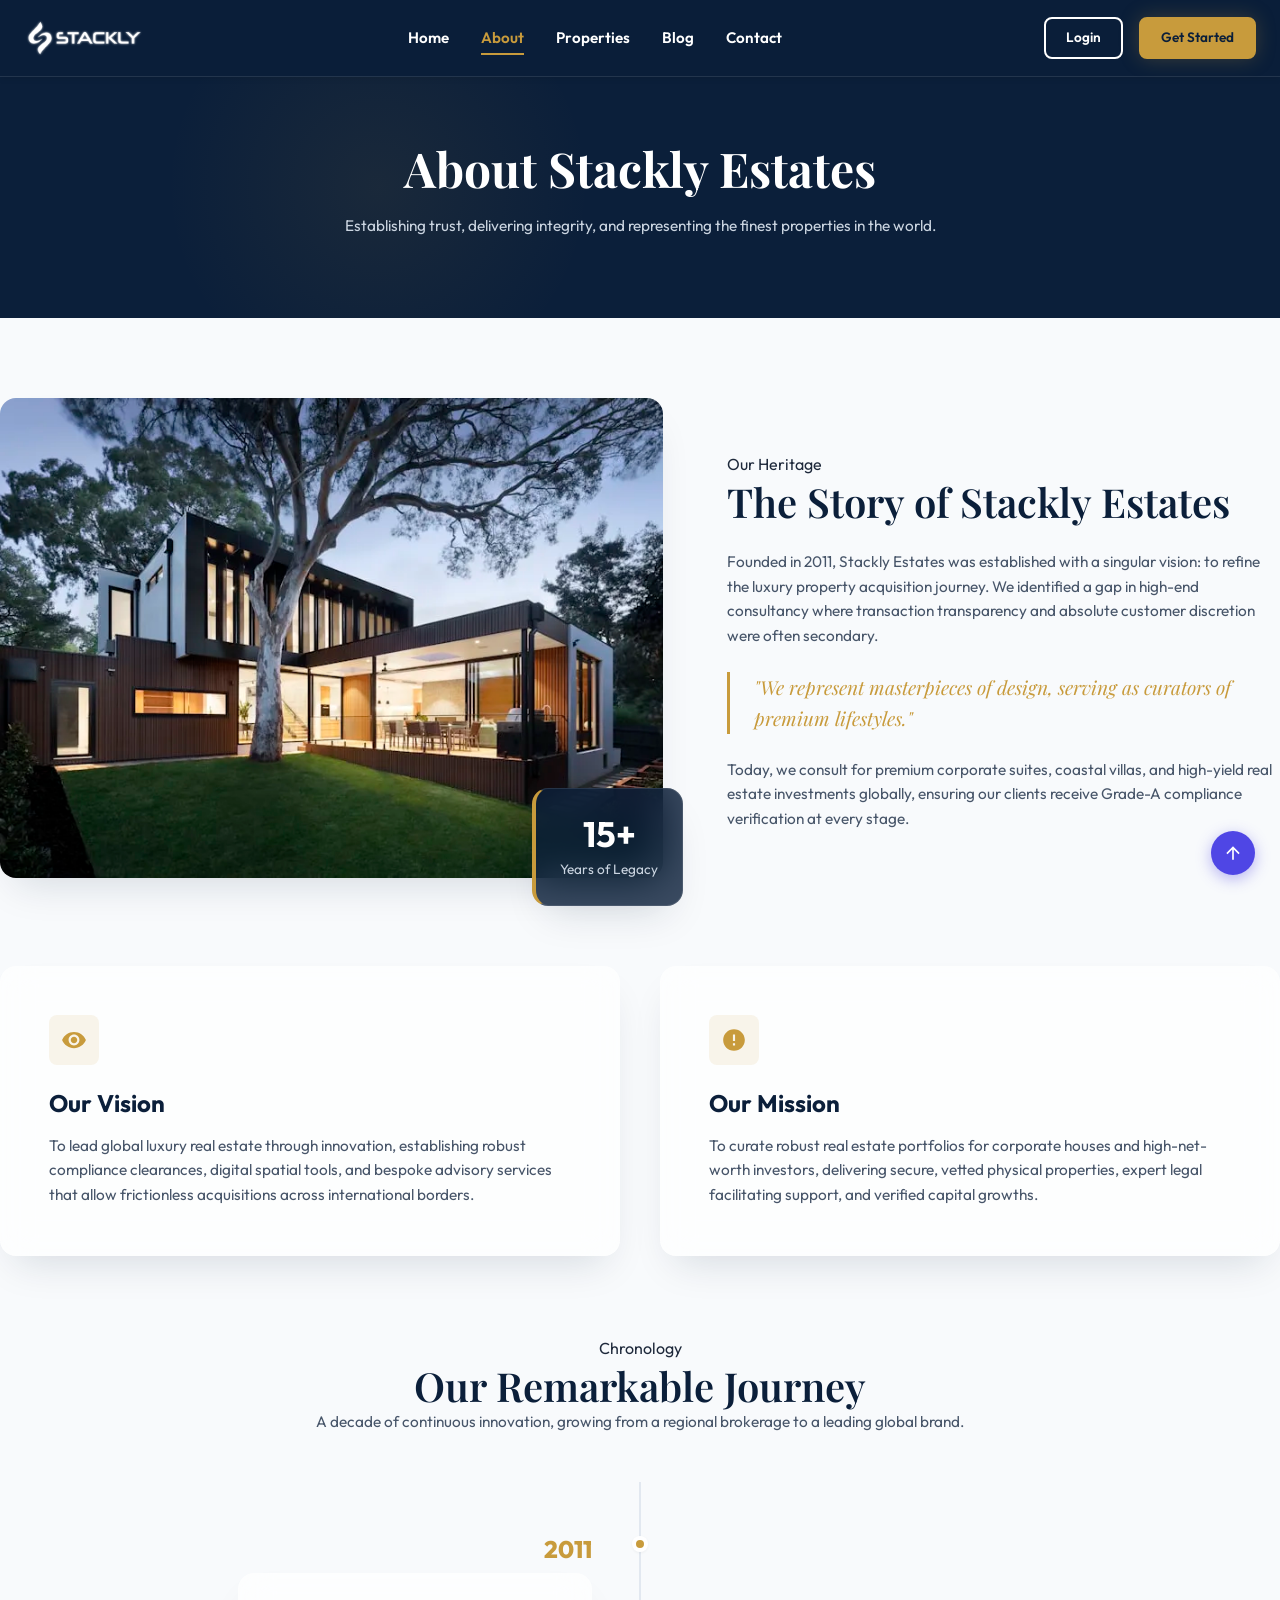
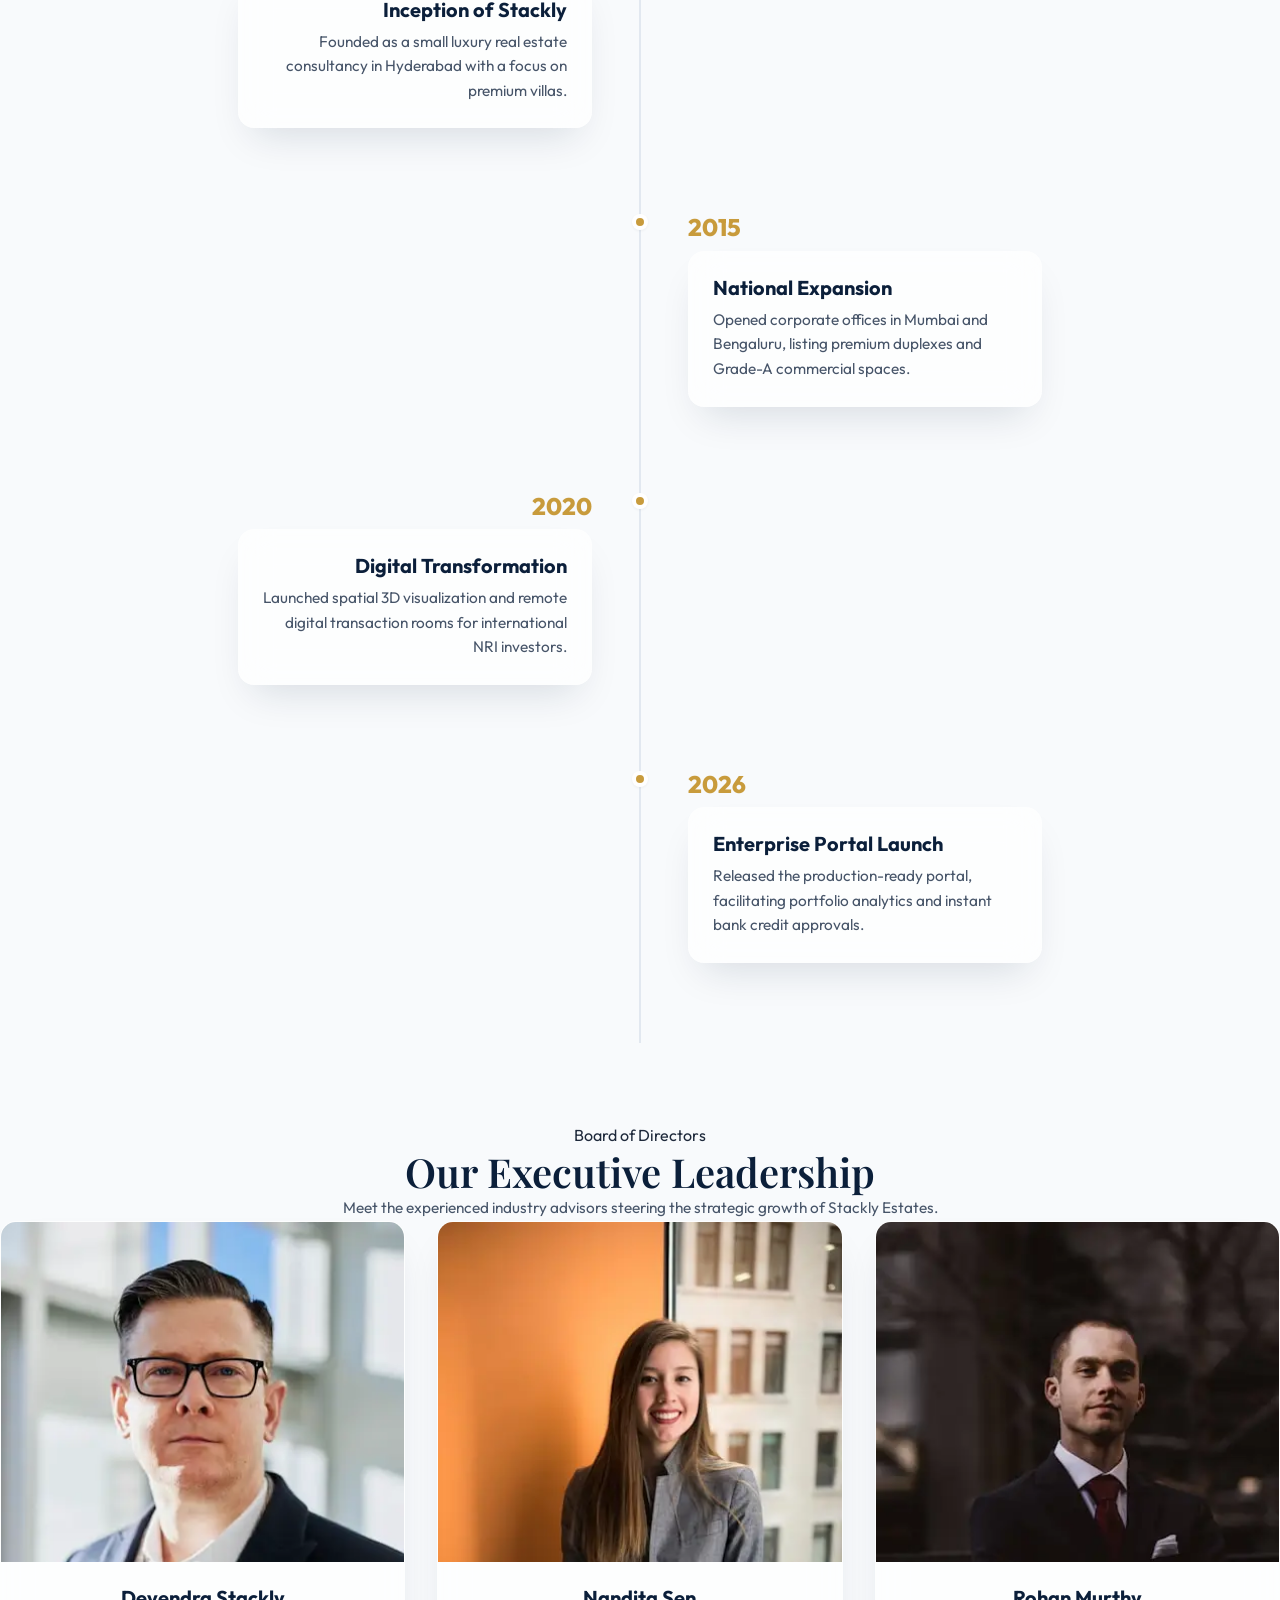
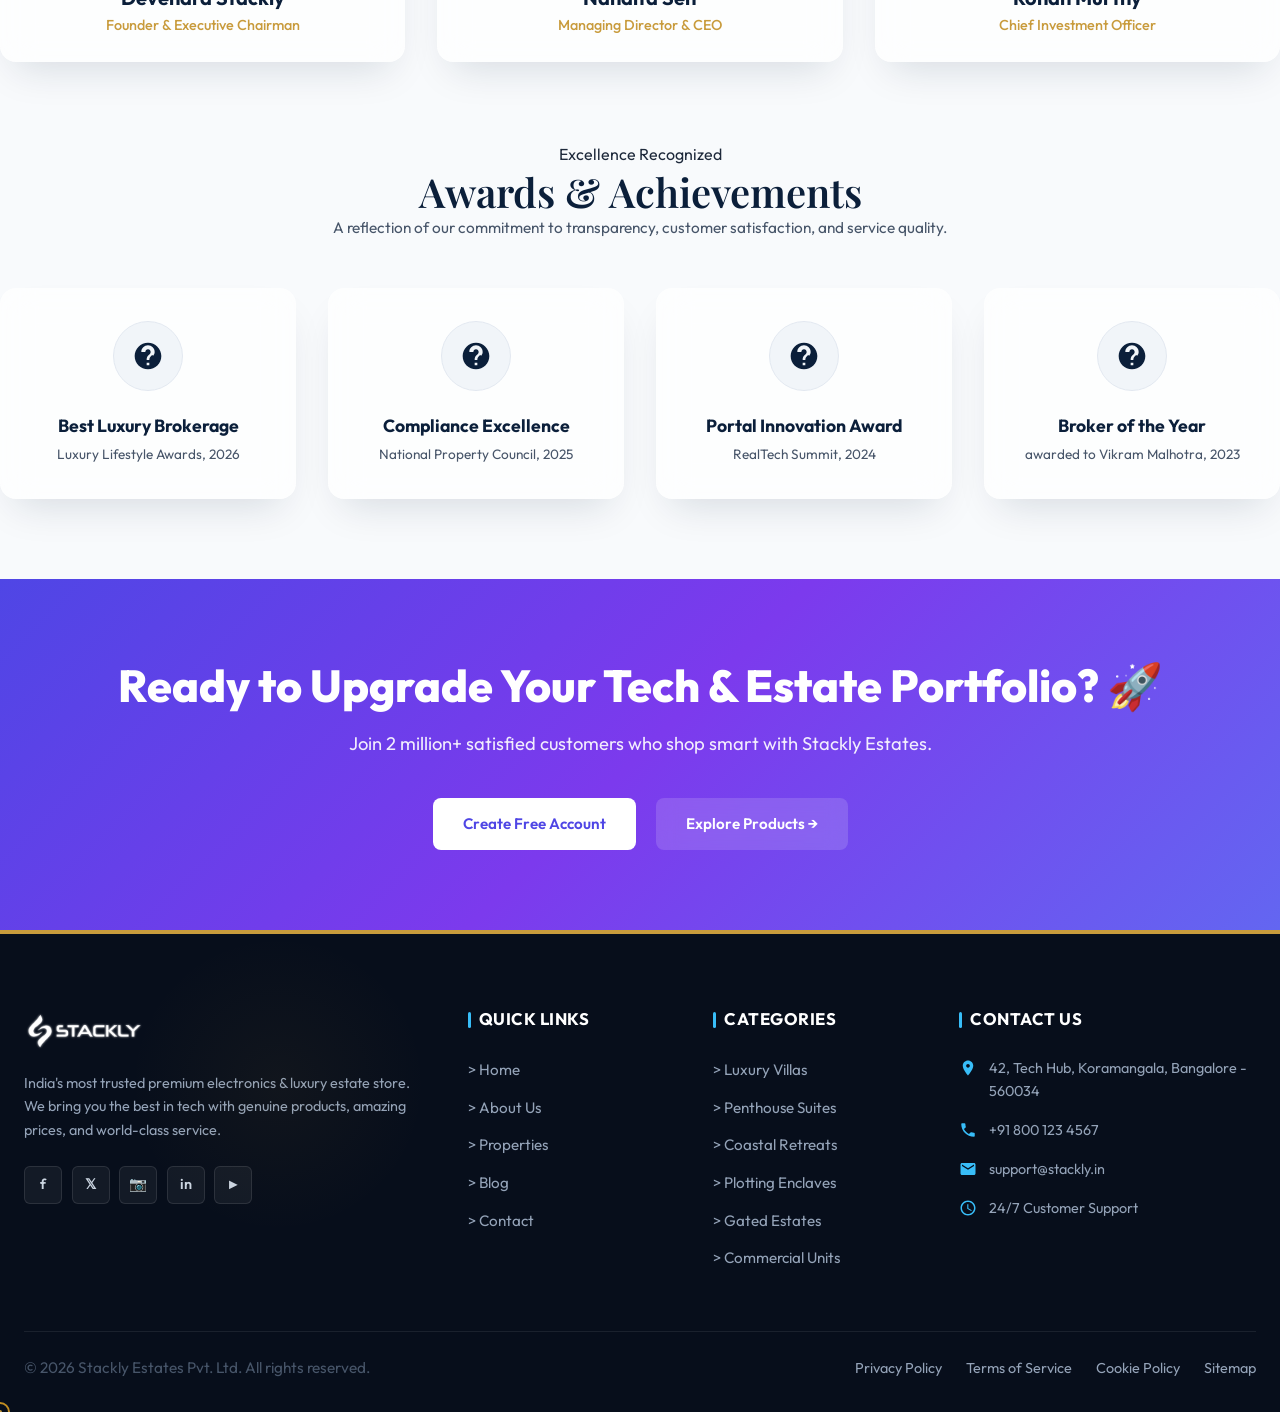
<file: about.html>
<!DOCTYPE html>
<html lang="en">
<head>
  <meta charset="UTF-8">
  <meta name="viewport" content="width=device-width, initial-scale=1.0">
  <title>About Stackly Estates | Luxury Real Estate Consultants</title>
  <meta name="description" content="Learn about our company story, leadership, and our journey in representing extraordinary luxury real estate portfolios.">
  <link rel="stylesheet" href="css/main.css">
  <link rel="stylesheet" href="css/components.css">
  <link rel="stylesheet" href="css/pages/about.css">
</head>
<body>

  <!-- Scroll Progress Indicator -->
  <div class="scroll-progress-container">
    <div class="scroll-progress-bar"></div>
  </div>

  <!-- Header -->
  <header>
    <div class="container navbar">
      <a href="index.html" class="logo" aria-label="Stackly Home">
  <img class="logo-img" src="images/stackly-logo.webp" alt="Stackly Logo">
</a>
      <button class="hamburger" aria-label="Toggle Navigation">
        <span></span>
        <span></span>
        <span></span>
      </button>
      <ul class="nav-links">
        <li><a href="index.html" class="nav-link">Home</a></li>
        <li><a href="about.html" class="nav-link active">About</a></li>
        <li><a href="properties.html" class="nav-link">Properties</a></li>
        <li><a href="blog.html" class="nav-link">Blog</a></li>
        <li><a href="contact.html" class="nav-link">Contact</a></li>
      </ul>
      <div class="nav-actions">
        <a href="login.html" class="btn btn-outline btn-sm btn-shimmer">Login</a>
        <a href="create-account.html" class="btn btn-secondary btn-sm btn-shimmer">Get Started</a>
      </div>
    </div>
  </header>

  <!-- Hero Header -->
  <div style="background-color: var(--primary); padding: 140px 0 80px; text-align: center; color: var(--white); position: relative; overflow: hidden;">
    <div class="blob" style="top: -20%; left: 10%;"></div>
    <div class="container relative" style="z-index: 2;">
      <h1 style="color: var(--white); font-family: var(--font-serif); font-size: 3rem; margin-bottom: var(--spacing-sm);">About Stackly Estates</h1>
      <p style="color: var(--slate-300); max-width: 600px; margin: 0 auto;">Establishing trust, delivering integrity, and representing the finest properties in the world.</p>
    </div>
  </div>

  <main class="container section-padding">
    <!-- Company Story -->
    <section class="about-story-grid reveal reveal-up" style="margin-bottom: var(--spacing-xxl);">
      <div class="about-story-img-wrapper">
        <img class="about-story-img" src="images/properties/villa-3.webp" alt="Luxury Villa Design" loading="lazy">
        <div class="about-story-badge glass-card-dark">
          <h3>15+</h3>
          <p>Years of Legacy</p>
        </div>
      </div>
      
      <div class="about-story-content">
        <span class="section-subtitle">Our Heritage</span>
        <h2 style="margin-bottom: var(--spacing-md);">The Story of Stackly Estates</h2>
        <p>Founded in 2011, Stackly Estates was established with a singular vision: to refine the luxury property acquisition journey. We identified a gap in high-end consultancy where transaction transparency and absolute customer discretion were often secondary.</p>
        <blockquote>
          "We represent masterpieces of design, serving as curators of premium lifestyles."
        </blockquote>
        <p>Today, we consult for premium corporate suites, coastal villas, and high-yield real estate investments globally, ensuring our clients receive Grade-A compliance verification at every stage.</p>
      </div>
    </section>

    <!-- Mission & Vision -->
    <section class="grid vision-mission-grid reveal reveal-up" style="margin-bottom: var(--spacing-xxl);">
      <div class="glass-card vision-panel">
        <div class="vision-icon">
          <svg viewBox="0 0 24 24"><path d="M12 4.5C7 4.5 2.73 7.61 1 12c1.73 4.39 6 7.5 11 7.5s9.27-3.11 11-7.5c-1.73-4.39-6-7.5-11-7.5zM12 17c-2.76 0-5-2.24-5-5s2.24-5 5-5 5 2.24 5 5-2.24 5-5 5zm-3-5c0-1.66 1.34-3 3-3s3 1.34 3 3-1.34 3-3 3-3-1.34-3-3z"/></svg>
        </div>
        <h3>Our Vision</h3>
        <p>To lead global luxury real estate through innovation, establishing robust compliance clearances, digital spatial tools, and bespoke advisory services that allow frictionless acquisitions across international borders.</p>
      </div>

      <div class="glass-card vision-panel">
        <div class="vision-icon">
          <svg viewBox="0 0 24 24"><path d="M12 2C6.48 2 2 6.48 2 12s4.48 10 10 10 10-4.48 10-10S17.52 2 12 2zm1 15h-2v-2h2v2zm0-4h-2V7h2v6z"/></svg>
        </div>
        <h3>Our Mission</h3>
        <p>To curate robust real estate portfolios for corporate houses and high-net-worth investors, delivering secure, vetted physical properties, expert legal facilitating support, and verified capital growths.</p>
      </div>
    </section>

    <!-- Our Journey Timeline -->
    <section class="reveal reveal-up" style="margin-bottom: var(--spacing-xxl);">
      <div class="section-header text-center">
        <span class="section-subtitle">Chronology</span>
        <h2>Our Remarkable Journey</h2>
        <p class="section-desc text-center">A decade of continuous innovation, growing from a regional brokerage to a leading global brand.</p>
      </div>
      
      <div class="timeline-container">
        <div class="timeline-item">
          <span class="timeline-dot"></span>
          <div class="timeline-year">2011</div>
          <div class="glass-card timeline-card">
            <h4>Inception of Stackly</h4>
            <p>Founded as a small luxury real estate consultancy in Hyderabad with a focus on premium villas.</p>
          </div>
        </div>

        <div class="timeline-item">
          <span class="timeline-dot"></span>
          <div class="timeline-year">2015</div>
          <div class="glass-card timeline-card">
            <h4>National Expansion</h4>
            <p>Opened corporate offices in Mumbai and Bengaluru, listing premium duplexes and Grade-A commercial spaces.</p>
          </div>
        </div>

        <div class="timeline-item">
          <span class="timeline-dot"></span>
          <div class="timeline-year">2020</div>
          <div class="glass-card timeline-card">
            <h4>Digital Transformation</h4>
            <p>Launched spatial 3D visualization and remote digital transaction rooms for international NRI investors.</p>
          </div>
        </div>

        <div class="timeline-item">
          <span class="timeline-dot"></span>
          <div class="timeline-year">2026</div>
          <div class="glass-card timeline-card">
            <h4>Enterprise Portal Launch</h4>
            <p>Released the production-ready portal, facilitating portfolio analytics and instant bank credit approvals.</p>
          </div>
        </div>
      </div>
    </section>

    <!-- Leadership Profiles -->
    <section class="reveal reveal-up" style="margin-bottom: var(--spacing-xxl);">
      <div class="section-header text-center">
        <span class="section-subtitle">Board of Directors</span>
        <h2>Our Executive Leadership</h2>
        <p class="section-desc text-center">Meet the experienced industry advisors steering the strategic growth of Stackly Estates.</p>
      </div>
      
      <div class="grid leaders-grid">
        <div class="glass-card leader-card">
          <div class="leader-img-box">
            <img class="leader-img" src="images/agents/agent-1.webp" alt="Chairman">
            <div class="leader-overlay">
              <div class="leader-socials">
                <a href="404.html" class="leader-social-link"><svg viewBox="0 0 24 24" style="width: 18px; fill: white;"><path d="M19 3a2 2 0 0 1 2 2v14a2 2 0 0 1-2 2H5a2 2 0 0 1-2-2V5a2 2 0 0 1 2-2h14m-.5 15.5v-5.3a3.26 3.26 0 0 0-3.26-3.26c-.85 0-1.84.52-2.32 1.3v-1.11h-2.79v8.37h2.79v-4.93c0-.77.62-1.4 1.39-1.4a1.4 1.4 0 0 1 1.4 1.4v4.93h2.79M6.88 8.56a1.68 1.68 0 0 0 1.68-1.68c0-.93-.75-1.69-1.68-1.69a1.69 1.69 0 0 0-1.69 1.69c0 .93.76 1.68 1.69 1.68m1.39 9.94v-8.37H5.5v8.37h2.77z"/></svg></a>
              </div>
            </div>
          </div>
          <div class="leader-info">
            <h4>Devendra Stackly</h4>
            <p>Founder & Executive Chairman</p>
          </div>
        </div>

        <div class="glass-card leader-card">
          <div class="leader-img-box">
            <img class="leader-img" src="images/agents/agent-2.webp" alt="Managing Director">
            <div class="leader-overlay">
              <div class="leader-socials">
                <a href="404.html" class="leader-social-link"><svg viewBox="0 0 24 24" style="width: 18px; fill: white;"><path d="M19 3a2 2 0 0 1 2 2v14a2 2 0 0 1-2 2H5a2 2 0 0 1-2-2V5a2 2 0 0 1 2-2h14m-.5 15.5v-5.3a3.26 3.26 0 0 0-3.26-3.26c-.85 0-1.84.52-2.32 1.3v-1.11h-2.79v8.37h2.79v-4.93c0-.77.62-1.4 1.39-1.4a1.4 1.4 0 0 1 1.4 1.4v4.93h2.79M6.88 8.56a1.68 1.68 0 0 0 1.68-1.68c0-.93-.75-1.69-1.68-1.69a1.69 1.69 0 0 0-1.69 1.69c0 .93.76 1.68 1.69 1.68m1.39 9.94v-8.37H5.5v8.37h2.77z"/></svg></a>
              </div>
            </div>
          </div>
          <div class="leader-info">
            <h4>Nandita Sen</h4>
            <p>Managing Director & CEO</p>
          </div>
        </div>

        <div class="glass-card leader-card">
          <div class="leader-img-box">
            <img class="leader-img" src="images/agents/agent-3.webp" alt="VP Finance">
            <div class="leader-overlay">
              <div class="leader-socials">
                <a href="404.html" class="leader-social-link"><svg viewBox="0 0 24 24" style="width: 18px; fill: white;"><path d="M19 3a2 2 0 0 1 2 2v14a2 2 0 0 1-2 2H5a2 2 0 0 1-2-2V5a2 2 0 0 1 2-2h14m-.5 15.5v-5.3a3.26 3.26 0 0 0-3.26-3.26c-.85 0-1.84.52-2.32 1.3v-1.11h-2.79v8.37h2.79v-4.93c0-.77.62-1.4 1.39-1.4a1.4 1.4 0 0 1 1.4 1.4v4.93h2.79M6.88 8.56a1.68 1.68 0 0 0 1.68-1.68c0-.93-.75-1.69-1.68-1.69a1.69 1.69 0 0 0-1.69 1.69c0 .93.76 1.68 1.69 1.68m1.39 9.94v-8.37H5.5v8.37h2.77z"/></svg></a>
              </div>
            </div>
          </div>
          <div class="leader-info">
            <h4>Rohan Murthy</h4>
            <p>Chief Investment Officer</p>
          </div>
        </div>
      </div>
    </section>

    <!-- Awards Section -->
    <section class="reveal reveal-up">
      <div class="section-header text-center">
        <span class="section-subtitle">Excellence Recognized</span>
        <h2>Awards & Achievements</h2>
        <p class="section-desc text-center">A reflection of our commitment to transparency, customer satisfaction, and service quality.</p>
      </div>
      
      <div class="grid awards-grid">
        <div class="glass-card award-card">
          <div class="award-icon-box">
            <svg viewBox="0 0 24 24"><path d="M12 2C6.48 2 2 6.48 2 12s4.48 10 10 10 10-4.48 10-10S17.52 2 12 2zm1 17h-2v-2h2v2zm2.07-7.75l-.9.92C13.45 12.9 13 13.5 13 15h-2v-.5c0-1.1.45-2.1 1.17-2.83l1.24-1.26c.37-.36.59-.86.59-1.41 0-1.1-.9-2-2-2s-2 .9-2 2H7c0-2.76 2.24-5 5-5s5 2.24 5 5c0 1.04-.42 1.99-1.07 2.75z"/></svg>
          </div>
          <h4>Best Luxury Brokerage</h4>
          <p>Luxury Lifestyle Awards, 2026</p>
        </div>

        <div class="glass-card award-card">
          <div class="award-icon-box">
            <svg viewBox="0 0 24 24"><path d="M12 2C6.48 2 2 6.48 2 12s4.48 10 10 10 10-4.48 10-10S17.52 2 12 2zm1 17h-2v-2h2v2zm2.07-7.75l-.9.92C13.45 12.9 13 13.5 13 15h-2v-.5c0-1.1.45-2.1 1.17-2.83l1.24-1.26c.37-.36.59-.86.59-1.41 0-1.1-.9-2-2-2s-2 .9-2 2H7c0-2.76 2.24-5 5-5s5 2.24 5 5c0 1.04-.42 1.99-1.07 2.75z"/></svg>
          </div>
          <h4>Compliance Excellence</h4>
          <p>National Property Council, 2025</p>
        </div>

        <div class="glass-card award-card">
          <div class="award-icon-box">
            <svg viewBox="0 0 24 24"><path d="M12 2C6.48 2 2 6.48 2 12s4.48 10 10 10 10-4.48 10-10S17.52 2 12 2zm1 17h-2v-2h2v2zm2.07-7.75l-.9.92C13.45 12.9 13 13.5 13 15h-2v-.5c0-1.1.45-2.1 1.17-2.83l1.24-1.26c.37-.36.59-.86.59-1.41 0-1.1-.9-2-2-2s-2 .9-2 2H7c0-2.76 2.24-5 5-5s5 2.24 5 5c0 1.04-.42 1.99-1.07 2.75z"/></svg>
          </div>
          <h4>Portal Innovation Award</h4>
          <p>RealTech Summit, 2024</p>
        </div>

        <div class="glass-card award-card">
          <div class="award-icon-box">
            <svg viewBox="0 0 24 24"><path d="M12 2C6.48 2 2 6.48 2 12s4.48 10 10 10 10-4.48 10-10S17.52 2 12 2zm1 17h-2v-2h2v2zm2.07-7.75l-.9.92C13.45 12.9 13 13.5 13 15h-2v-.5c0-1.1.45-2.1 1.17-2.83l1.24-1.26c.37-.36.59-.86.59-1.41 0-1.1-.9-2-2-2s-2 .9-2 2H7c0-2.76 2.24-5 5-5s5 2.24 5 5c0 1.04-.42 1.99-1.07 2.75z"/></svg>
          </div>
          <h4>Broker of the Year</h4>
          <p>awarded to Vikram Malhotra, 2023</p>
        </div>
      </div>
    </section>
  </main>

  <!-- Footer -->
    <!-- CTA Upgrade Banner -->
  <section class="cta-banner-section">
    <div class="container">
      <h2>Ready to Upgrade Your Tech & Estate Portfolio? 🚀</h2>
      <p>Join 2 million+ satisfied customers who shop smart with Stackly Estates.</p>
      <div class="cta-btn-group">
        <a href="create-account.html" class="btn btn-pill-white">Create Free Account</a>
        <a href="properties.html" class="btn btn-pill-outline">Explore Products &rarr;</a>
      </div>
    </div>
  </section>

  <!-- Global Footer -->
  <footer class="custom-footer">
    <div class="container">
      <div class="custom-footer-grid">
        <!-- Col 1: Brand & About -->
        <div>
          <a href="index.html" class="logo" style="display: inline-flex; align-items: center; gap: 0.5rem; font-weight: 800; font-size: 1.4rem; color: #FFFFFF; margin-bottom: 1rem; text-decoration: none;" aria-label="Stackly Home">
  <img class="logo-img" src="images/stackly-logo.webp" alt="Stackly Logo">
</a>
          <p style="font-size: 0.9rem; line-height: 1.6; color: var(--slate-400); margin-bottom: 1rem;">India's most trusted premium electronics & luxury estate store. We bring you the best in tech with genuine products, amazing prices, and world-class service.</p>
          
          <div class="footer-social-boxes">
            <a href="404.html" class="social-box" aria-label="Facebook">f</a>
            <a href="404.html" class="social-box" aria-label="Twitter">𝕏</a>
            <a href="404.html" class="social-box" aria-label="Instagram">📷</a>
            <a href="404.html" class="social-box" aria-label="LinkedIn">in</a>
            <a href="404.html" class="social-box" aria-label="YouTube">►</a>
          </div>
        </div>

        <!-- Col 2: Quick Links -->
        <div>
          <div class="footer-col-title">QUICK LINKS</div>
          <ul class="footer-links-list">
            <li><a href="index.html">&gt; Home</a></li>
            <li><a href="about.html">&gt; About Us</a></li>
            <li><a href="properties.html">&gt; Properties</a></li>
            <li><a href="blog.html">&gt; Blog</a></li>
            <li><a href="contact.html">&gt; Contact</a></li>
          </ul>
        </div>

        <!-- Col 3: Categories -->
        <div>
          <div class="footer-col-title">CATEGORIES</div>
          <ul class="footer-links-list">
            <li><a href="404.html">&gt; Luxury Villas</a></li>
            <li><a href="404.html">&gt; Penthouse Suites</a></li>
            <li><a href="404.html">&gt; Coastal Retreats</a></li>
            <li><a href="404.html">&gt; Plotting Enclaves</a></li>
            <li><a href="404.html">&gt; Gated Estates</a></li>
            <li><a href="404.html">&gt; Commercial Units</a></li>
          </ul>
        </div>

        <!-- Col 4: Contact Us -->
        <div>
          <div class="footer-col-title">CONTACT US</div>
          <div class="footer-contact-row">
            <svg viewBox="0 0 24 24"><path d="M12 2C8.13 2 5 5.13 5 9c0 5.25 7 13 7 13s7-7.75 7-13c0-3.87-3.13-7-7-7zm0 9.5c-1.38 0-2.5-1.12-2.5-2.5s1.12-2.5 2.5-2.5 2.5 1.12 2.5 2.5-1.12 2.5-2.5 2.5z"/></svg>
            <span>42, Tech Hub, Koramangala, Bangalore - 560034</span>
          </div>
          <div class="footer-contact-row">
            <svg viewBox="0 0 24 24"><path d="M6.62 10.79c1.44 2.83 3.76 5.14 6.59 6.59l2.2-2.2c.27-.27.67-.36 1.02-.24 1.12.37 2.33.57 3.57.57.55 0 1 .45 1 1V20c0 .55-.45 1-1 1-9.39 0-17-7.61-17-17 0-.55.45-1 1-1h3.5c.55 0 1 .45 1 1 0 1.25.2 2.45.57 3.57.11.35.03.74-.25 1.02l-2.2 2.2z"/></svg>
            <span>+91 800 123 4567</span>
          </div>
          <div class="footer-contact-row">
            <svg viewBox="0 0 24 24"><path d="M20 4H4c-1.1 0-1.99.9-1.99 2L2 18c0 1.1.9 2 2 2h16c1.1 0 2-.9 2-2V6c0-1.1-.9-2-2-2zm0 4l-8 5-8-5V6l8 5 8-5v2z"/></svg>
            <span>support@stackly.in</span>
          </div>
          <div class="footer-contact-row">
            <svg viewBox="0 0 24 24"><path d="M11.99 2C6.47 2 2 6.48 2 12s4.47 10 9.99 10C17.52 22 22 17.52 22 12S17.52 2 11.99 2zM12 20c-4.42 0-8-3.58-8-8s3.58-8 8-8 8 3.58 8 8-3.58 8-8 8zm.5-13H11v6l5.25 3.15.75-1.23-4.5-2.67z"/></svg>
            <span>24/7 Customer Support</span>
          </div>
        </div>
      </div>

      <!-- Footer Bottom Bar -->
      <div class="footer-bottom-bar">
        <p>&copy; 2026 Stackly Estates Pvt. Ltd. All rights reserved.</p>
        <ul class="footer-bottom-links">
          <li><a href="404.html">Privacy Policy</a></li>
          <li><a href="404.html">Terms of Service</a></li>
          <li><a href="404.html">Cookie Policy</a></li>
          <li><a href="404.html">Sitemap</a></li>
        </ul>
      </div>
    </div>
  </footer>

  <!-- Floating Back to Top Button -->
  <button class="back-to-top-btn" id="back-to-top-btn" aria-label="Back to top" onclick="window.scrollTo({top: 0, behavior: 'smooth'})">
    <svg viewBox="0 0 24 24" style="width: 20px; height: 20px; fill: currentColor;"><path d="M4 12l1.41 1.41L11 7.83V20h2V7.83l5.58 5.59L20 12l-8-8-8 8z"/></svg>
  </button>

  <script src="js/data.js"></script>
  <script src="js/main.js"></script>
  <script>
    document.addEventListener('DOMContentLoaded', () => {
      const footerForm = document.getElementById('footer-newsletter-form');
      if (footerForm) {
        footerForm.addEventListener('submit', (e) => {
          e.preventDefault();
          alert("Subscription successful!");
          footerForm.reset();
        });
      }
    });
  </script>
</body>
</html>
</file>
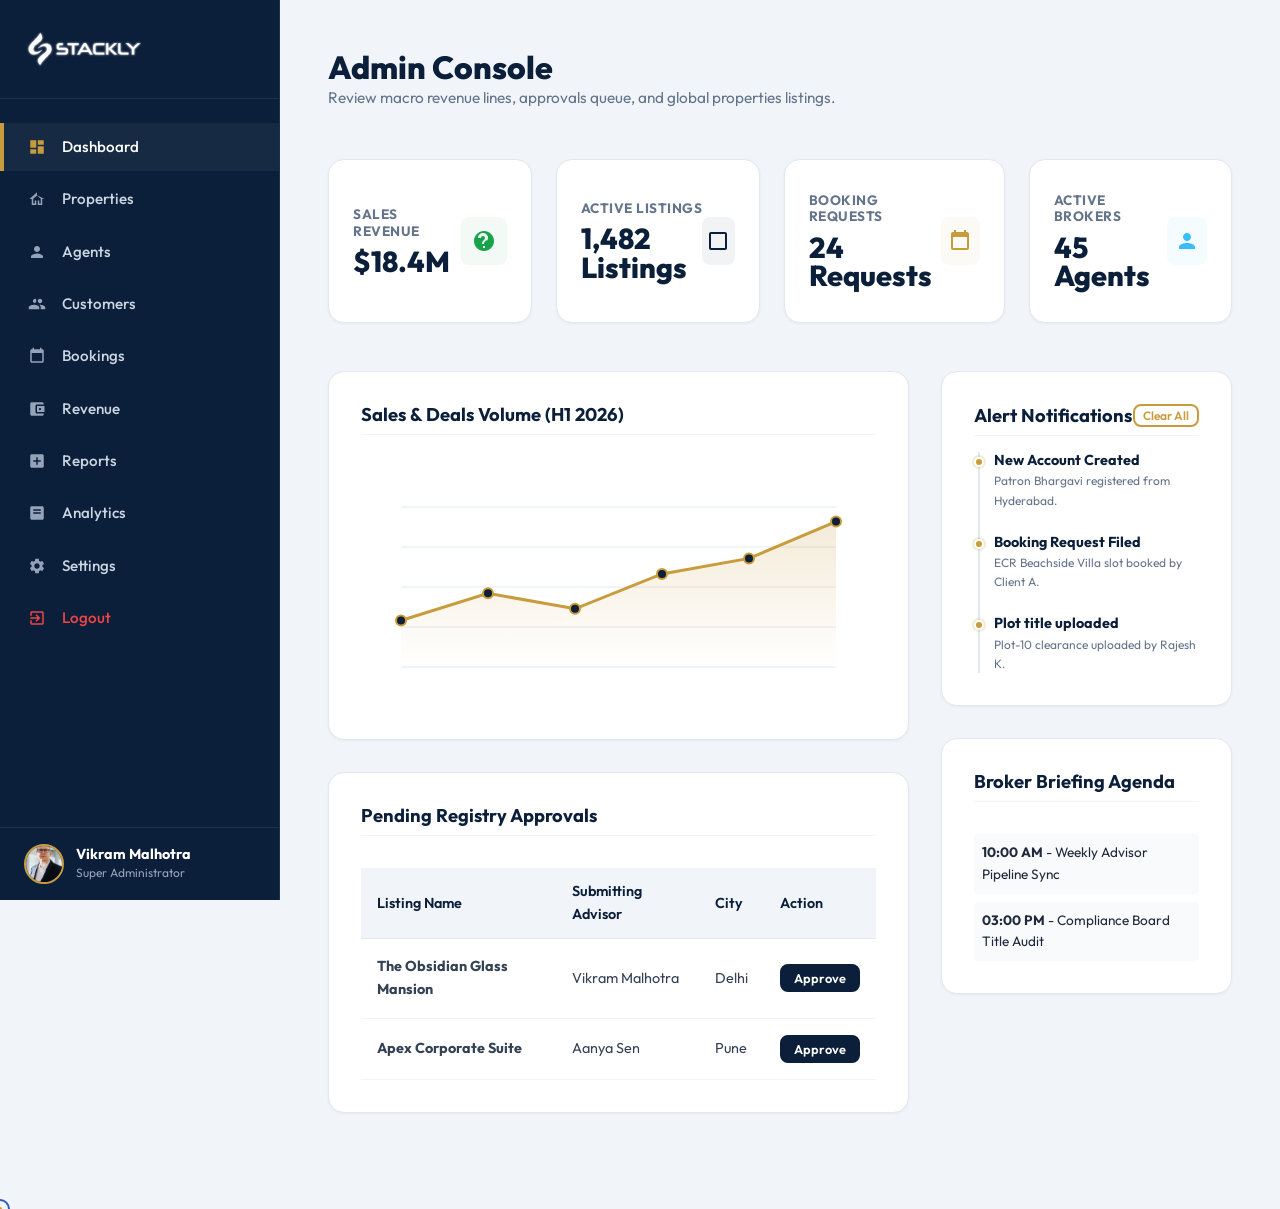
<file: admin-dashboard.html>
<!DOCTYPE html>
<html lang="en">
<head>
  <meta charset="UTF-8">
  <meta name="viewport" content="width=device-width, initial-scale=1.0">
  <title>Admin Dashboard | Stackly Estates Console</title>
  <meta name="description" content="Manage listings approval workflows, customer metrics, and advisory boards.">
  <link rel="stylesheet" href="css/main.css">
  <link rel="stylesheet" href="css/components.css">
  <link rel="stylesheet" href="css/pages/dashboards.css">
</head>
<body>

  <div class="dashboard-container">
    <!-- Mobile top header bar -->
    <div class="dashboard-mobile-bar">
      <a href="index.html" class="logo" aria-label="Stackly Home">
  <img class="logo-img" src="images/stackly-logo.webp" alt="Stackly Logo">
</a>
      <button class="sidebar-toggle-btn" aria-label="Toggle Side Menu">
        <svg viewBox="0 0 24 24"><path d="M3 18h18v-2H3v2zm0-5h18v-2H3v2zm0-7v2h18V6H3z"/></svg>
      </button>
    </div>

    <!-- Sidebar Layout panel -->
    <aside class="dashboard-sidebar">
      <div class="sidebar-header">
        <a href="index.html" class="logo" aria-label="Stackly Home">
  <img class="logo-img" src="images/stackly-logo.webp" alt="Stackly Logo">
</a>
      </div>

      <ul class="sidebar-menu">
        <li class="sidebar-item">
          <a href="#" data-tab="admin-tab-dashboard" class="sidebar-link active">
            <svg viewBox="0 0 24 24"><path d="M3 13h8V3H3v10zm0 8h8v-6H3v6zm10 0h8V11h-8v10zm0-18v6h8V3h-8z"/></svg>
            Dashboard
          </a>
        </li>
        <li class="sidebar-item"><a href="#" data-tab="admin-tab-properties" class="sidebar-link"><svg viewBox="0 0 24 24"><path d="M12 7V3L2 12h3v8h6v-6h2v6h6v-8h3L12 7zm5 11h-2v-4H9v4H7v-6.17l5-4.5 5 4.5V18z"/></svg> Properties</a></li>
        <li class="sidebar-item"><a href="#" data-tab="admin-tab-agents" class="sidebar-link"><svg viewBox="0 0 24 24"><path d="M12 12c2.21 0 4-1.79 4-4s-1.79-4-4-4-4 1.79-4 4 1.79 4 4 4zm0 2c-2.67 0-8 1.34-8 4v2h16v-2c0-2.66-5.33-4-8-4z"/></svg> Agents</a></li>
        <li class="sidebar-item"><a href="#" data-tab="admin-tab-customers" class="sidebar-link"><svg viewBox="0 0 24 24"><path d="M16 11c1.66 0 2.99-1.34 2.99-3S17.66 5 16 5c-1.66 0-3 1.34-3 3s1.34 3 3 3zm-8 0c1.66 0 2.99-1.34 2.99-3S11.3 5 9.6 5C7.94 5 6.6 6.34 6.6 8s1.34 3 3 3zm0 2c-2.33 0-7 1.17-7 3.5V19h14v-2.5c0-2.33-4.67-3.5-7-3.5zm8 0c-.29 0-.62.02-.97.05 1.16.84 1.97 1.97 1.97 3.45V19h6v-2.5c0-2.33-4.67-3.5-7-3.5z"/></svg> Customers</a></li>
        <li class="sidebar-item"><a href="#" data-tab="admin-tab-bookings" class="sidebar-link"><svg viewBox="0 0 24 24"><path d="M19 3h-1V1h-2v2H8V1H6v2H5c-1.11 0-1.99.9-1.99 2L3 19c0 1.1.89 2 2 2h14c1.1 0 2-.9 2-2V5c0-1.1-.9-2-2-2zm0 16H5V8h14v11z"/></svg> Bookings</a></li>
        <li class="sidebar-item"><a href="#" data-tab="admin-tab-revenue" class="sidebar-link"><svg viewBox="0 0 24 24"><path d="M21 18v1c0 1.1-.9 2-2 2H5c-1.11 0-2-.9-2-2V5c0-1.1.89-2 2-2h14c1.1 0 2 .9 2 2v1h-9c-1.11 0-2 .9-2 2v8c0 1.1.1 2 2 2h9zm-9-2h10V8H12v8zm4-2.5c-.83 0-1.5-.67-1.5-1.5s.67-1.5 1.5-1.5 1.5.67 1.5 1.5-.67 1.5-1.5 1.5z"/></svg> Revenue</a></li>
        <li class="sidebar-item"><a href="#" data-tab="admin-tab-reports" class="sidebar-link"><svg viewBox="0 0 24 24"><path d="M19 3H5c-1.1 0-2 .9-2 2v14c0 1.1.9 2 2 2h14c1.1 0 2-.9 2-2V5c0-1.1-.9-2-2-2zm-2 10h-4v4h-2v-4H7v-2h4V7h2v4h4v2z"/></svg> Reports</a></li>
        <li class="sidebar-item"><a href="#" data-tab="admin-tab-analytics" class="sidebar-link"><svg viewBox="0 0 24 24"><path d="M19 3H5c-1.1 0-2 .9-2 2v14c0 1.1.9 2 2 2h14c1.1 0 2-.9 2-2V5c0-1.1-.9-2-2-2zm-2 10H7v-2h10v2zm0-4H7V7h10v2z"/></svg> Analytics</a></li>
        <li class="sidebar-item"><a href="#" data-tab="admin-tab-settings" class="sidebar-link"><svg viewBox="0 0 24 24"><path d="M19.14 12.94c.04-.3.06-.61.06-.94 0-.32-.02-.64-.07-.94l2.03-1.58c.18-.14.23-.41.12-.61l-1.92-3.32c-.12-.22-.37-.29-.59-.22l-2.39.96c-.5-.38-1.03-.7-1.62-.94l-.36-2.54c-.04-.24-.24-.41-.48-.41h-3.84c-.24 0-.43.17-.47.41l-.36 2.54c-.59.24-1.13.57-1.62.94l-2.39-.96c-.22-.08-.47 0-.59.22L2.74 8.87c-.12.21-.08.47.12.61l2.03 1.58c-.05.3-.09.63-.09.94s.02.64.07.94l-2.03 1.58c-.18.14-.23.41-.12.61l1.92 3.32c.12.22.37.29.59.22l2.39-.96c.5.38 1.03.7 1.62.94l.36 2.54c.05.24.24.41.48.41h3.84c.24 0 .44-.17.47-.41l.36-2.54c.59-.24 1.13-.56 1.62-.94l2.39.96c.22.08.47 0 .59-.22l1.92-3.32c.12-.22.07-.47-.12-.61l-2.01-1.58zM12 15.6c-1.98 0-3.6-1.62-3.6-3.6s1.62-3.6 3.6-3.6 3.6 1.62 3.6 3.6-1.62 3.6-3.6 3.6z"/></svg> Settings</a></li>
        
        <li class="sidebar-item" style="margin-top: auto;">
          <a href="login.html" class="sidebar-link" style="color: #EF4444;">
            <svg viewBox="0 0 24 24" style="fill: #EF4444;"><path d="M10.09 15.59L11.5 17l5-5-5-5-1.41 1.41L12.67 11H3v2h9.67l-2.58 2.59zM19 3H5c-1.11 0-2 .9-2 2v4h2V5h14v14H5v-4H3v4c0 1.1.89 2 2 2h14c1.1 0 2-.9 2-2V5c0-1.1-.9-2-2-2z"/></svg>
            Logout
          </a>
        </li>
      </ul>

      <div class="sidebar-user-badge">
        <img class="sidebar-user-avatar" src="images/agents/agent-1.webp" alt="Admin Avatar">
        <div class="sidebar-user-name">
          <h5>Vikram Malhotra</h5>
          <p>Super Administrator</p>
        </div>
      </div>
    </aside>

    <!-- Main Content Board -->
    <main class="dashboard-main">
      <!-- PANEL 1: Admin Overview -->
      <div class="dashboard-tab-panel active" id="admin-tab-dashboard">
        <div class="dashboard-header-row">
          <div>
            <h1>Admin Console</h1>
            <p style="color: var(--slate-500);">Review macro revenue lines, approvals queue, and global properties listings.</p>
          </div>
        </div>

        <!-- KPI Grid -->
        <section class="dashboard-kpis">
          <div class="kpi-card">
            <div class="kpi-details">
              <h4>Sales Revenue</h4>
              <p>$18.4M</p>
            </div>
            <div class="kpi-icon-box green">
              <svg viewBox="0 0 24 24"><path d="M12 2C6.48 2 2 6.48 2 12s4.48 10 10 10 10-4.48 10-10S17.52 2 12 2zm1 17h-2v-2h2v2zm1.07-7.75l-.9.92C12.45 12.9 12 13.5 12 15h-2v-.5c0-1.1.45-2.1 1.17-2.83l1.24-1.26c.37-.36.59-.86.59-1.41 0-1.1-.9-2-2-2s-2 .9-2 2H6c0-2.76 2.24-5 5-5s5 2.24 5 5c0 1.04-.42 1.99-1.07 2.75z"/></svg>
            </div>
          </div>

          <div class="kpi-card">
            <div class="kpi-details">
              <h4>Active Listings</h4>
              <p>1,482 Listings</p>
            </div>
            <div class="kpi-icon-box blue">
              <svg viewBox="0 0 24 24"><path d="M19 3H5c-1.1 0-2 .9-2 2v14c0 1.1.9 2 2 2h14c1.1 0 2-.9 2-2V5c0-1.1-.9-2-2-2zm0 16H5V5h14v14z"/></svg>
            </div>
          </div>

          <div class="kpi-card">
            <div class="kpi-details">
              <h4>Booking Requests</h4>
              <p>24 Requests</p>
            </div>
            <div class="kpi-icon-box gold">
              <svg viewBox="0 0 24 24"><path d="M19 3h-1V1h-2v2H8V1H6v2H5c-1.11 0-1.99.9-1.99 2L3 19c0 1.1.89 2 2 2h14c1.1 0 2-.9 2-2V5c0-1.1-.9-2-2-2zm0 16H5V8h14v11z"/></svg>
            </div>
          </div>

          <div class="kpi-card">
            <div class="kpi-details">
              <h4>Active Brokers</h4>
              <p>45 Agents</p>
            </div>
            <div class="kpi-icon-box sky">
              <svg viewBox="0 0 24 24"><path d="M12 12c2.21 0 4-1.79 4-4s-1.79-4-4-4-4 1.79-4 4 1.79 4 4 4zm0 2c-2.67 0-8 1.34-8 4v2h16v-2c0-2.66-5.33-4-8-4z"/></svg>
            </div>
          </div>
        </section>

        <!-- Charts & Feeds Layout -->
        <div class="grid dashboard-grid-2">
          <div style="display:flex; flex-direction:column; gap:2rem;">
            <div class="dashboard-panel-card">
              <h3>Sales & Deals Volume (H1 2026)</h3>
              <div class="chart-container">
                <svg class="chart-svg" id="chart-svg">
                  <defs>
                    <linearGradient id="chart-gradient" x1="0" y1="0" x2="0" y2="1">
                      <stop offset="0%" stop-color="var(--secondary)" stop-opacity="0.2"/>
                      <stop offset="100%" stop-color="var(--secondary)" stop-opacity="0"/>
                    </linearGradient>
                  </defs>
                </svg>
              </div>
            </div>

            <div class="dashboard-panel-card">
              <h3>Pending Registry Approvals</h3>
              <div class="dashboard-table-wrapper">
                <table class="dashboard-table">
                  <thead>
                    <tr>
                      <th>Listing Name</th>
                      <th>Submitting Advisor</th>
                      <th>City</th>
                      <th>Action</th>
                    </tr>
                  </thead>
                  <tbody>
                    <tr>
                      <td><strong>The Obsidian Glass Mansion</strong></td>
                      <td>Vikram Malhotra</td>
                      <td>Delhi</td>
                      <td><button class="btn btn-primary btn-sm" style="padding:0.25rem 0.75rem; font-size:0.8rem;">Approve</button></td>
                    </tr>
                    <tr>
                      <td><strong>Apex Corporate Suite</strong></td>
                      <td>Aanya Sen</td>
                      <td>Pune</td>
                      <td><button class="btn btn-primary btn-sm" style="padding:0.25rem 0.75rem; font-size:0.8rem;">Approve</button></td>
                    </tr>
                  </tbody>
                </table>
              </div>
            </div>
          </div>

          <div style="display:flex; flex-direction:column; gap:2rem;">
            <div class="dashboard-panel-card">
              <div style="display:flex; justify-content:space-between; align-items:center; margin-bottom:1rem; border-bottom: 1px solid var(--slate-100); padding-bottom:0.5rem;">
                <h3 style="margin:0; border:none; padding:0;">Alert Notifications</h3>
                <button class="btn btn-outline-gold btn-sm" id="clear-notify-btn" style="padding:2px 8px; font-size:0.75rem;">Clear All</button>
              </div>
              
              <div class="activity-timeline">
                <div class="timeline-event">
                  <span class="timeline-event-dot"></span>
                  <div class="timeline-event-info">
                    <h5>New Account Created</h5>
                    <p>Patron Bhargavi registered from Hyderabad.</p>
                  </div>
                </div>

                <div class="timeline-event">
                  <span class="timeline-event-dot"></span>
                  <div class="timeline-event-info">
                    <h5>Booking Request Filed</h5>
                    <p>ECR Beachside Villa slot booked by Client A.</p>
                  </div>
                </div>

                <div class="timeline-event">
                  <span class="timeline-event-dot"></span>
                  <div class="timeline-event-info">
                    <h5>Plot title uploaded</h5>
                    <p>Plot-10 clearance uploaded by Rajesh K.</p>
                  </div>
                </div>
              </div>
            </div>

            <div class="dashboard-panel-card">
              <h3>Broker Briefing Agenda</h3>
              <div style="display:flex; flex-direction:column; gap:0.5rem;">
                <div style="padding:0.5rem; background:var(--slate-50); border-radius:4px; font-size:0.85rem;">
                  <strong>10:00 AM</strong> - Weekly Advisor Pipeline Sync
                </div>
                <div style="padding:0.5rem; background:var(--slate-50); border-radius:4px; font-size:0.85rem;">
                  <strong>03:00 PM</strong> - Compliance Board Title Audit
                </div>
              </div>
            </div>
          </div>
        </div>
      </div>

      <!-- PANEL 2: Master Properties Management -->
      <div class="dashboard-tab-panel" id="admin-tab-properties">
        <div class="dashboard-header-row">
          <div>
            <h1>Master Properties Listing Control</h1>
            <p style="color: var(--slate-500);">Review, approve, modify, or unpublish active portal real estate items.</p>
          </div>
          <button class="btn btn-primary btn-sm btn-shimmer">+ Add New Listing</button>
        </div>
        <div class="dashboard-panel-card">
          <div class="dashboard-table-wrapper">
            <table class="dashboard-table">
              <thead>
                <tr>
                  <th>Property</th>
                  <th>Category</th>
                  <th>Location</th>
                  <th>Price</th>
                  <th>Broker</th>
                  <th>Status</th>
                  <th>Actions</th>
                </tr>
              </thead>
              <tbody>
                <tr>
                  <td><strong>The Golden Crest Villa</strong></td>
                  <td>Villa</td>
                  <td>Hyderabad</td>
                  <td>$4,850,000</td>
                  <td>Vikram Malhotra</td>
                  <td><span class="badge-status approved">Published</span></td>
                  <td><button class="btn btn-outline-gold btn-sm">Edit</button></td>
                </tr>
                <tr>
                  <td><strong>Skyline Premium Penthouse</strong></td>
                  <td>Apartment</td>
                  <td>Mumbai</td>
                  <td>$2,950,000</td>
                  <td>Aanya Sen</td>
                  <td><span class="badge-status approved">Published</span></td>
                  <td><button class="btn btn-outline-gold btn-sm">Edit</button></td>
                </tr>
                <tr>
                  <td><strong>Elysian Farm Estate</strong></td>
                  <td>Farmhouse</td>
                  <td>Delhi NCR</td>
                  <td>$6,200,000</td>
                  <td>Rajesh Kulkarni</td>
                  <td><span class="badge-status approved">Published</span></td>
                  <td><button class="btn btn-outline-gold btn-sm">Edit</button></td>
                </tr>
                <tr>
                  <td><strong>The Obsidian Glass Mansion</strong></td>
                  <td>Villa</td>
                  <td>Delhi NCR</td>
                  <td>$7,900,000</td>
                  <td>Meera Nair</td>
                  <td><span class="badge-status pending">Pending Review</span></td>
                  <td><button class="btn btn-primary btn-sm">Approve</button></td>
                </tr>
              </tbody>
            </table>
          </div>
        </div>
      </div>

      <!-- PANEL 3: Active Brokers Roster -->
      <div class="dashboard-tab-panel" id="admin-tab-agents">
        <div class="dashboard-header-row">
          <div>
            <h1>Advisory Brokers Roster</h1>
            <p style="color: var(--slate-500);">Performance metrics and active portfolios of certified Stackly brokers.</p>
          </div>
        </div>
        <div class="grid" style="grid-template-columns: repeat(3, 1fr); gap:1.5rem;">
          <div class="dashboard-panel-card" style="text-align:center;">
            <img src="images/agents/agent-1.webp" style="width:80px; height:80px; border-radius:50%; object-fit:cover; object-position:center top; border:2px solid var(--secondary); margin:0 auto 1rem;">
            <h4>Vikram Malhotra</h4>
            <p style="font-size:0.8rem; color:var(--slate-500); margin-bottom:0.5rem;">Managing Partner • Luxury Sales</p>
            <p style="font-size:0.85rem; font-weight:700; color:var(--primary);">Total Volume: $42.5M</p>
            <button class="btn btn-outline-gold btn-sm" style="width:100%; margin-top:1rem;">View Dossier</button>
          </div>

          <div class="dashboard-panel-card" style="text-align:center;">
            <img src="images/agents/agent-2.webp" style="width:80px; height:80px; border-radius:50%; object-fit:cover; object-position:center top; border:2px solid var(--secondary); margin:0 auto 1rem;">
            <h4>Aanya Sen</h4>
            <p style="font-size:0.8rem; color:var(--slate-500); margin-bottom:0.5rem;">Senior Vice President • Penthouses</p>
            <p style="font-size:0.85rem; font-weight:700; color:var(--primary);">Total Volume: $28.9M</p>
            <button class="btn btn-outline-gold btn-sm" style="width:100%; margin-top:1rem;">View Dossier</button>
          </div>

          <div class="dashboard-panel-card" style="text-align:center;">
            <img src="images/agents/agent-3.webp" style="width:80px; height:80px; border-radius:50%; object-fit:cover; object-position:center top; border:2px solid var(--secondary); margin:0 auto 1rem;">
            <h4>Rajesh Kulkarni</h4>
            <p style="font-size:0.8rem; color:var(--slate-500); margin-bottom:0.5rem;">Director • Commercial Assets</p>
            <p style="font-size:0.85rem; font-weight:700; color:var(--primary);">Total Volume: $36.2M</p>
            <button class="btn btn-outline-gold btn-sm" style="width:100%; margin-top:1rem;">View Dossier</button>
          </div>
        </div>
      </div>

      <!-- PANEL 4: Customers Directory -->
      <div class="dashboard-tab-panel" id="admin-tab-customers">
        <div class="dashboard-header-row">
          <div>
            <h1>Registered Patron Directory</h1>
            <p style="color: var(--slate-500);">Verified high-net-worth client profiles and investment preferences.</p>
          </div>
        </div>
        <div class="dashboard-panel-card">
          <div class="dashboard-table-wrapper">
            <table class="dashboard-table">
              <thead>
                <tr>
                  <th>Client Name</th>
                  <th>Email Address</th>
                  <th>Tier</th>
                  <th>Enquiries</th>
                  <th>Registration Date</th>
                  <th>Status</th>
                </tr>
              </thead>
              <tbody>
                <tr>
                  <td><strong>Bhargavi Garipalli</strong></td>
                  <td>bhargavi@example.com</td>
                  <td><span class="badge-status approved">Gold VIP</span></td>
                  <td>14 Enquiries</td>
                  <td>Jan 12, 2026</td>
                  <td><span class="badge-status approved">Active</span></td>
                </tr>
                <tr>
                  <td><strong>Rohan Singhania</strong></td>
                  <td>rohan.s@example.com</td>
                  <td><span class="badge-status approved">Platinum VIP</span></td>
                  <td>22 Enquiries</td>
                  <td>Feb 04, 2026</td>
                  <td><span class="badge-status approved">Active</span></td>
                </tr>
                <tr>
                  <td><strong>Priya Merchant</strong></td>
                  <td>priya.m@example.com</td>
                  <td><span class="badge-status pending">Silver Patron</span></td>
                  <td>6 Enquiries</td>
                  <td>Mar 19, 2026</td>
                  <td><span class="badge-status approved">Active</span></td>
                </tr>
              </tbody>
            </table>
          </div>
        </div>
      </div>

      <!-- PANEL 5: Bookings Queue -->
      <div class="dashboard-tab-panel" id="admin-tab-bookings">
        <div class="dashboard-header-row">
          <div>
            <h1>Global Viewing Bookings Queue</h1>
            <p style="color: var(--slate-500);">Approve and dispatch calendar slots for site tours and negotiations.</p>
          </div>
        </div>
        <div class="dashboard-panel-card">
          <div class="dashboard-table-wrapper">
            <table class="dashboard-table">
              <thead>
                <tr>
                  <th>Request ID</th>
                  <th>Client</th>
                  <th>Property Title</th>
                  <th>Assigned Broker</th>
                  <th>Schedule</th>
                  <th>Actions</th>
                </tr>
              </thead>
              <tbody>
                <tr>
                  <td>#REQ-8021</td>
                  <td>Bhargavi Garipalli</td>
                  <td>Infinity Bay Retreat</td>
                  <td>Vikram Malhotra</td>
                  <td>July 22, 2026 • 02:00 PM</td>
                  <td><button class="btn btn-primary btn-sm">Confirm Slot</button></td>
                </tr>
                <tr>
                  <td>#REQ-8022</td>
                  <td>Rohan Singhania</td>
                  <td>Golden Crest Villa</td>
                  <td>Aanya Sen</td>
                  <td>July 23, 2026 • 10:30 AM</td>
                  <td><button class="btn btn-primary btn-sm">Confirm Slot</button></td>
                </tr>
              </tbody>
            </table>
          </div>
        </div>
      </div>

      <!-- PANEL 6: Revenue & Financials -->
      <div class="dashboard-tab-panel" id="admin-tab-revenue">
        <div class="dashboard-header-row">
          <div>
            <h1>Financial & Revenue Ledger</h1>
            <p style="color: var(--slate-500);">Macro transaction splits, commission ledgers, and escrow audit figures.</p>
          </div>
          <button class="btn btn-outline-gold btn-sm">Export Audit PDF</button>
        </div>
        <div class="grid" style="grid-template-columns: repeat(3, 1fr); gap:1.5rem; margin-bottom:2rem;">
          <div class="dashboard-panel-card">
            <h4>H1 Gross Sales</h4>
            <p style="font-size:1.8rem; font-weight:800; color:var(--primary);">$107,600,000</p>
          </div>
          <div class="dashboard-panel-card">
            <h4>Net Commission (2.5%)</h4>
            <p style="font-size:1.8rem; font-weight:800; color:var(--secondary);">$2,690,000</p>
          </div>
          <div class="dashboard-panel-card">
            <h4>Average Deal Size</h4>
            <p style="font-size:1.8rem; font-weight:800; color:var(--accent);">$4,250,000</p>
          </div>
        </div>
      </div>

      <!-- PANEL 7: Audit Reports -->
      <div class="dashboard-tab-panel" id="admin-tab-reports">
        <div class="dashboard-header-row">
          <div>
            <h1>Compliance & Governance Reports</h1>
            <p style="color: var(--slate-500);">Regulatory compliance audits, title clearance verification records, and tax filings.</p>
          </div>
        </div>
        <div class="dashboard-panel-card">
          <div style="display:flex; flex-direction:column; gap:1rem;">
            <div style="padding:1rem; border:1px solid var(--slate-200); border-radius:6px; display:flex; justify-content:space-between; align-items:center;">
              <div>
                <h5 style="margin:0;">Q2 RERA Compliance Audit Report</h5>
                <p style="font-size:0.8rem; color:var(--slate-500); margin:0;">Verified 100% legal compliance across 1,482 listed residential properties.</p>
              </div>
              <button class="btn btn-outline-gold btn-sm">Download PDF</button>
            </div>
            <div style="padding:1rem; border:1px solid var(--slate-200); border-radius:6px; display:flex; justify-content:space-between; align-items:center;">
              <div>
                <h5 style="margin:0;">NRI Foreign Direct Investment Clearance Brief</h5>
                <p style="font-size:0.8rem; color:var(--slate-500); margin:0;">FDI escrow banking compliance audit for international buyers.</p>
              </div>
              <button class="btn btn-outline-gold btn-sm">Download PDF</button>
            </div>
          </div>
        </div>
      </div>

      <!-- PANEL 8: Analytics -->
      <div class="dashboard-tab-panel" id="admin-tab-analytics">
        <div class="dashboard-header-row">
          <div>
            <h1>Portal Traffic & Conversion Analytics</h1>
            <p style="color: var(--slate-500);">User engagement, lead funnel conversion metrics, and regional interest maps.</p>
          </div>
        </div>
        <div class="grid" style="grid-template-columns: repeat(3, 1fr); gap:1.5rem;">
          <div class="dashboard-panel-card">
            <h4>Lead Conversion Rate</h4>
            <p style="font-size:1.8rem; font-weight:800; color:var(--accent);">14.8%</p>
            <span style="font-size:0.8rem; color:var(--slate-500);">+2.4% vs last quarter</span>
          </div>
          <div class="dashboard-panel-card">
            <h4>Top Searched City</h4>
            <p style="font-size:1.8rem; font-weight:800; color:var(--primary);">Hyderabad</p>
            <span style="font-size:0.8rem; color:var(--slate-500);">42% total portal volume</span>
          </div>
          <div class="dashboard-panel-card">
            <h4>Mobile Viewers</h4>
            <p style="font-size:1.8rem; font-weight:800; color:var(--highlight);">68.2%</p>
            <span style="font-size:0.8rem; color:var(--slate-500);">High touch responsive</span>
          </div>
        </div>
      </div>

      <!-- PANEL 9: Console Settings -->
      <div class="dashboard-tab-panel" id="admin-tab-settings">
        <div class="dashboard-header-row">
          <div>
            <h1>System Administration Controls</h1>
            <p style="color: var(--slate-500);">Console parameters, API keys, and maintenance switches.</p>
          </div>
        </div>
        <div class="dashboard-panel-card">
          <h3>Platform Configuration</h3>
          <form onsubmit="event.preventDefault(); alert('System configuration parameters saved!');">
            <div style="margin-bottom:1rem;">
              <label class="form-label">Platform Portal Name</label>
              <input type="text" class="form-control" value="Stackly Estates Luxury Portal">
            </div>
            <div style="margin-bottom:1rem;">
              <label class="form-label">Admin Notification Dispatch Email</label>
              <input type="email" class="form-control" value="admin@stacklyestates.com">
            </div>
            <button type="submit" class="btn btn-primary btn-sm btn-shimmer">Save System Settings</button>
          </form>
        </div>
      </div>
    </main>
  </div>

  <!-- Scripts -->
  <script src="js/data.js"></script>
  <script src="js/main.js"></script>
  <script src="js/pages/dashboards.js"></script>
</body>
</html>
</file>
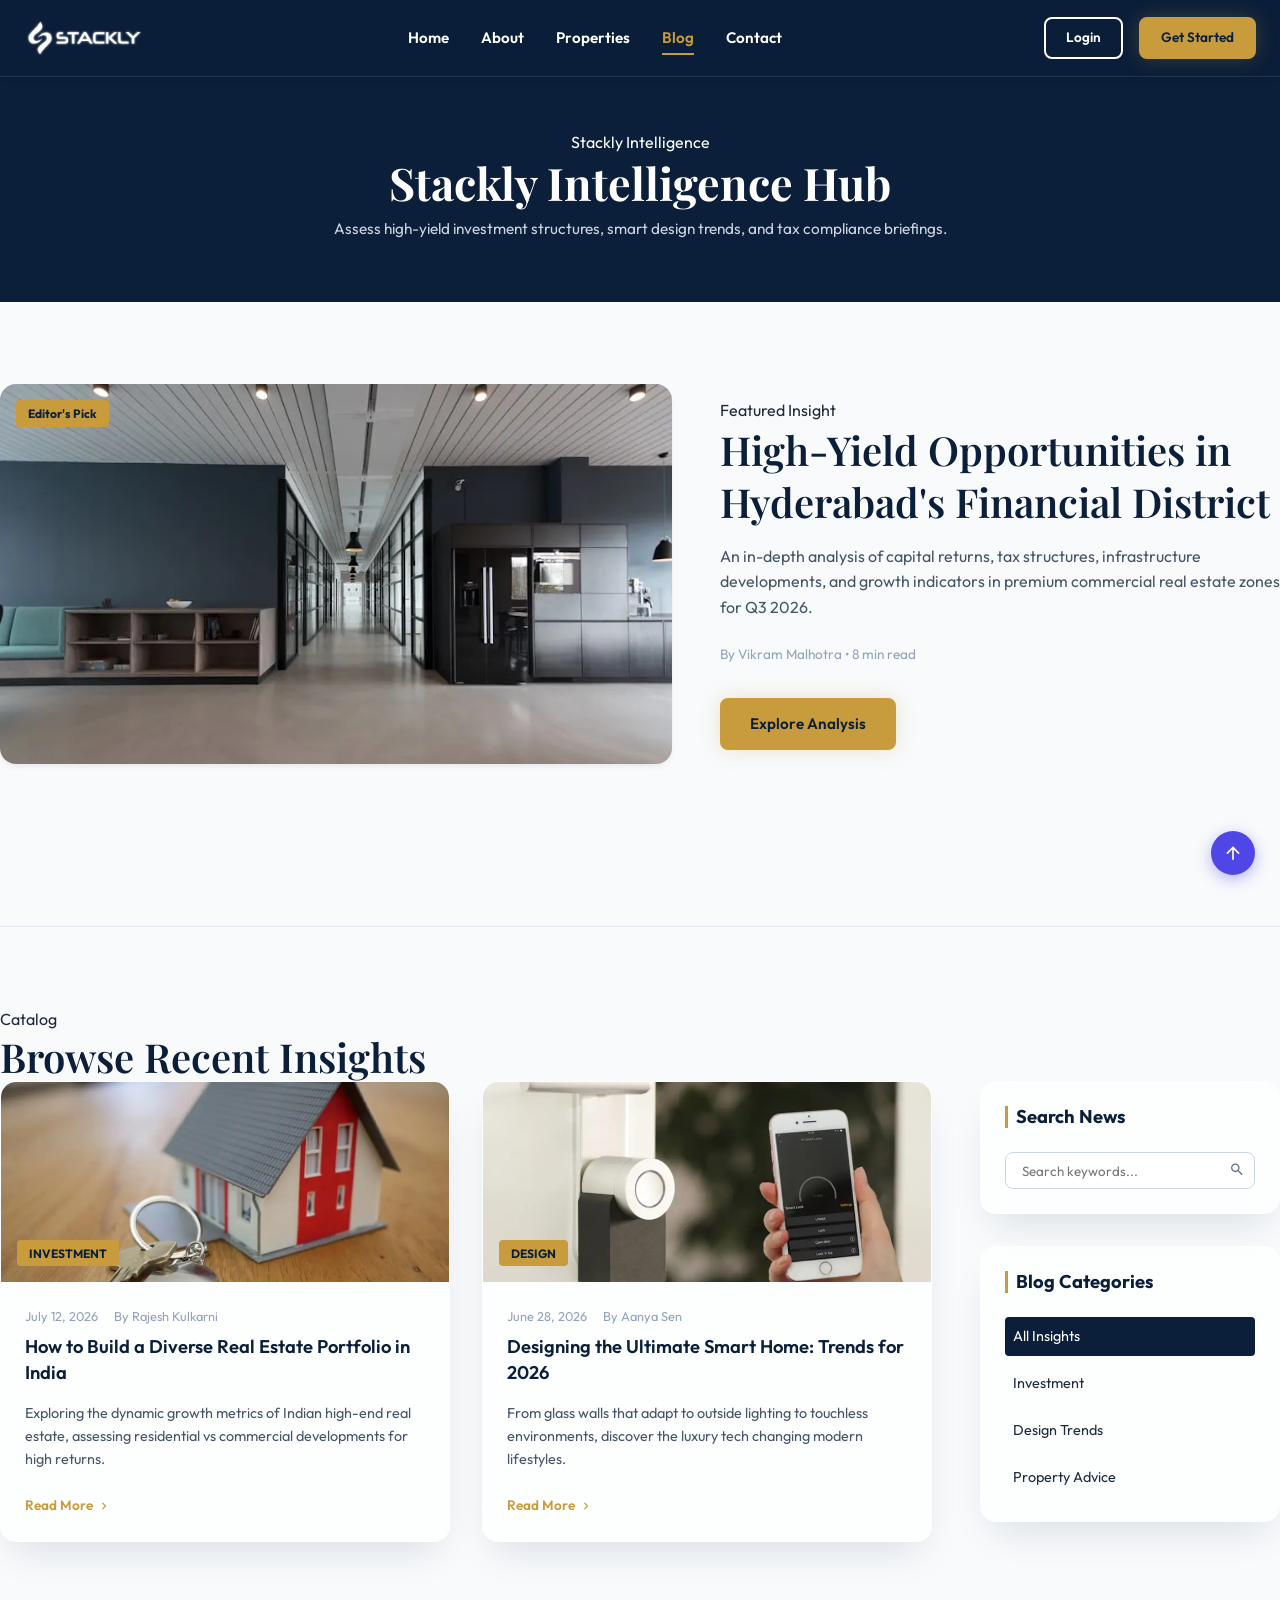
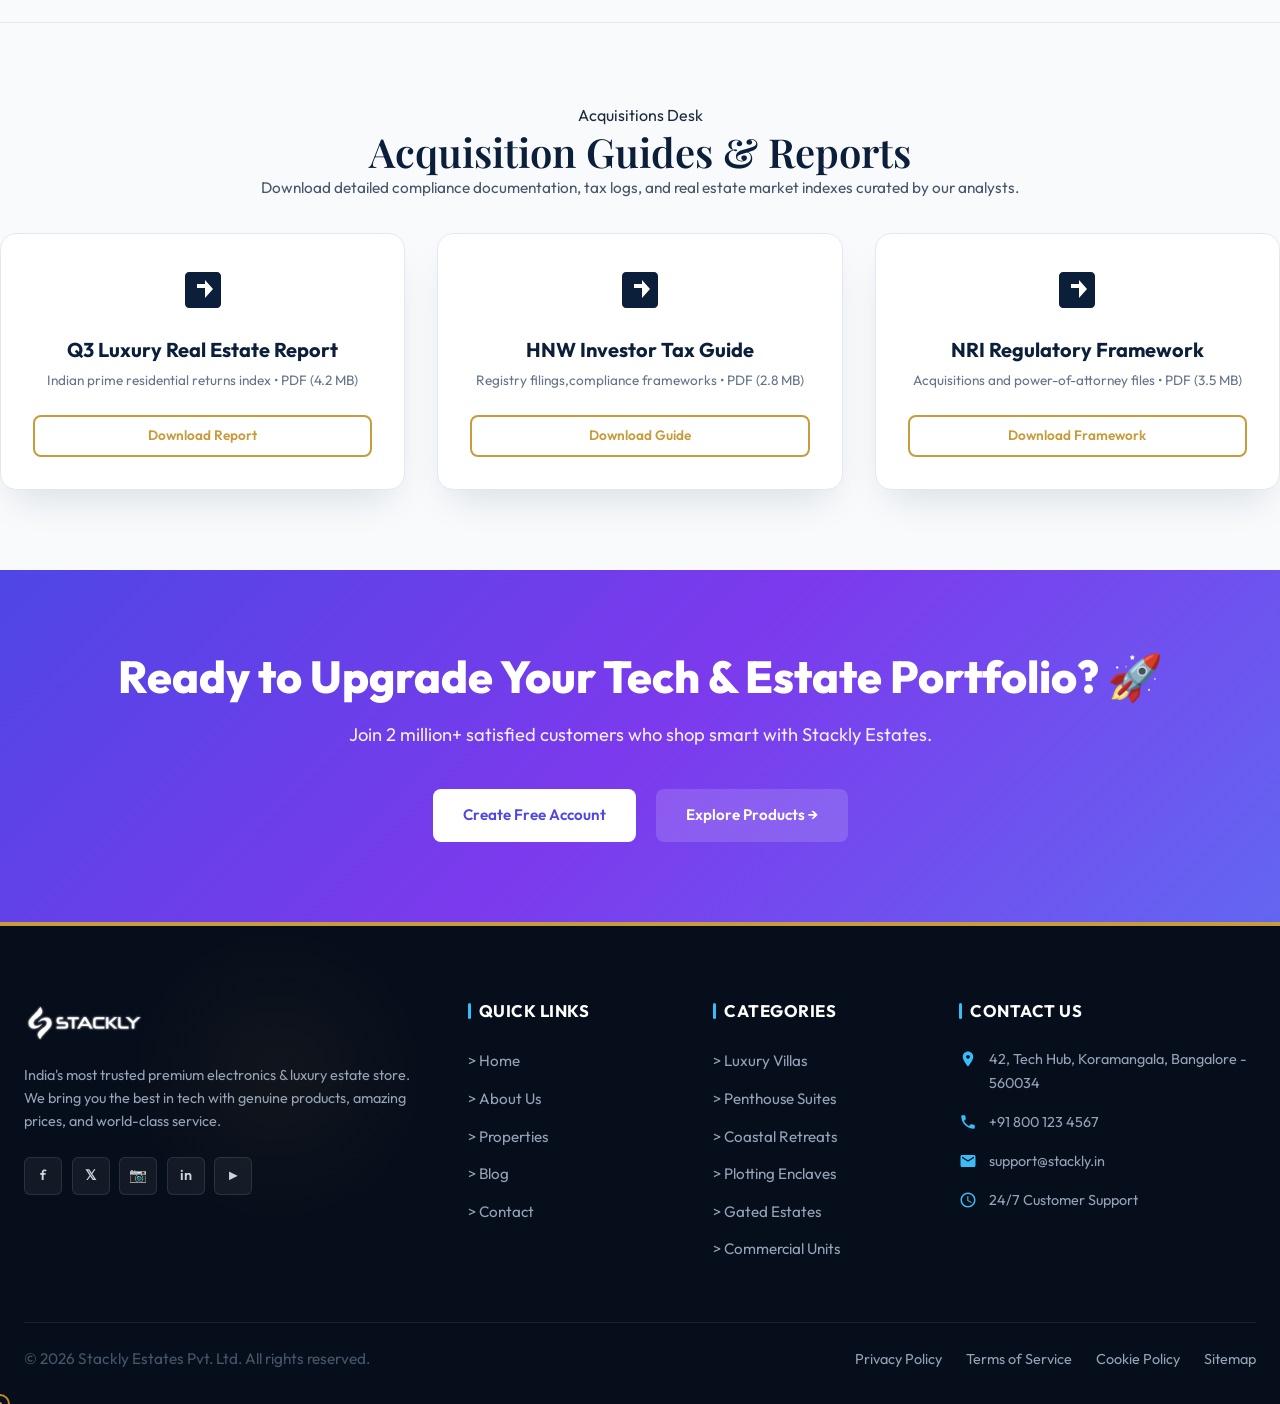
<file: blog.html>
<!DOCTYPE html>
<html lang="en">
<head>
  <meta charset="UTF-8">
  <meta name="viewport" content="width=device-width, initial-scale=1.0">
  <title>Market Insights & News | Stackly Estates</title>
  <meta name="description" content="Read expert real estate advice, smart home design guides, and national residential investment tips.">
  <link rel="stylesheet" href="css/main.css">
  <link rel="stylesheet" href="css/components.css">
  <link rel="stylesheet" href="css/pages/agents-blog.css">
</head>
<body>

  <!-- Scroll Progress Indicator -->
  <div class="scroll-progress-container">
    <div class="scroll-progress-bar"></div>
  </div>

  <!-- Header -->
  <header>
    <div class="container navbar">
      <a href="index.html" class="logo" aria-label="Stackly Home">
  <img class="logo-img" src="images/stackly-logo.webp" alt="Stackly Logo">
</a>
      <button class="hamburger" aria-label="Toggle Navigation">
        <span></span>
        <span></span>
        <span></span>
      </button>
      <ul class="nav-links">
        <li><a href="index.html" class="nav-link">Home</a></li>
        <li><a href="about.html" class="nav-link">About</a></li>
        <li><a href="properties.html" class="nav-link">Properties</a></li>
        <li><a href="blog.html" class="nav-link active">Blog</a></li>
        <li><a href="contact.html" class="nav-link">Contact</a></li>
      </ul>
      <div class="nav-actions">
        <a href="login.html" class="btn btn-outline btn-sm btn-shimmer">Login</a>
        <a href="create-account.html" class="btn btn-secondary btn-sm btn-shimmer">Get Started</a>
      </div>
    </div>
  </header>

  <main>
    <!-- SECTION 1: Hero Header -->
    <section style="background-color: var(--primary); padding: 130px 0 60px; text-align: center; color: var(--white); relative; overflow: hidden;">
      <div class="container relative" style="z-index: 2;">
        <span class="section-subtitle">Stackly Intelligence</span>
        <h1 style="color: var(--white); font-family: var(--font-serif); font-size: 2.8rem; margin-bottom: var(--spacing-xs);">Stackly Intelligence Hub</h1>
        <p style="color: var(--slate-300);">Assess high-yield investment structures, smart design trends, and tax compliance briefings.</p>
      </div>
    </section>

    <!-- SECTION 2: Editor's Pick Spotlight Split Banner -->
    <section class="container section-padding reveal reveal-up" id="spotlight-section">
      <div class="blog-spotlight">
        <div class="blog-spotlight-img-box">
          <img src="images/properties/office-1.webp" alt="Future Financial District Office Tower" loading="lazy" style="object-position: center top;">
          <span style="position: absolute; top: 1rem; left: 1rem; background: var(--secondary); color: var(--primary); font-size: 0.75rem; font-weight: 700; padding: 4px 12px; border-radius: 4px;">Editor's Pick</span>
        </div>
        <div style="padding: 1rem 0;">
          <span class="section-subtitle">Featured Insight</span>
          <h2 style="font-family: var(--font-serif); margin-bottom: var(--spacing-sm); line-height: 1.3;">High-Yield Opportunities in Hyderabad's Financial District</h2>
          <p style="color: var(--slate-600); margin-bottom: var(--spacing-md); font-size: 1rem; line-height: 1.6;">An in-depth analysis of capital returns, tax structures, infrastructure developments, and growth indicators in premium commercial real estate zones for Q3 2026.</p>
          <div style="font-size: 0.85rem; color: var(--slate-400); margin-bottom: var(--spacing-lg);">
            <span>By Vikram Malhotra</span> • <span>8 min read</span>
          </div>
          <a href="404.html" class="btn btn-secondary btn-shimmer">Explore Analysis</a>
        </div>
      </div>
    </section>

    <!-- SECTION 3: Main Articles Catalog & Sidebar Feed -->
    <section class="container section-padding reveal reveal-up" id="feed-section" style="background-color: var(--slate-50); border-top: 1px solid var(--slate-200); border-bottom: 1px solid var(--slate-200);">
      <div class="section-header">
        <span class="section-subtitle">Catalog</span>
        <h2>Browse Recent Insights</h2>
      </div>
      
      <div class="blog-layout">
        <!-- Blog Feed List -->
        <div class="blogs-grid" id="blogs-grid">
          <!-- Rendered dynamically by data.js data records, fallback html layout below -->
          <div class="glass-card property-card blog-card reveal reveal-up">
            <div class="blog-card-img-box">
              <img src="images/blogs/blog-1 (1).webp" alt="Portfolio Management" loading="lazy">
              <span class="blog-card-category">Investment</span>
            </div>
            <div class="blog-card-body">
              <div class="blog-card-meta">
                <span>July 12, 2026</span>
                <span>By Rajesh Kulkarni</span>
              </div>
              <h3 class="blog-card-title">How to Build a Diverse Real Estate Portfolio in India</h3>
              <p class="blog-card-desc">Exploring the dynamic growth metrics of Indian high-end real estate, assessing residential vs commercial developments for high returns.</p>
              <a href="404.html" class="blog-card-link">
                Read More
                <svg viewBox="0 0 24 24"><path d="M8.59 16.59L13.17 12 8.59 7.41 10 6l6 6-6 6-1.41-1.41z"/></svg>
              </a>
            </div>
          </div>

          <div class="glass-card property-card blog-card reveal reveal-up">
            <div class="blog-card-img-box">
              <img src="images/blogs/blog-2 (1).webp" alt="Smart Home Design" loading="lazy">
              <span class="blog-card-category">Design</span>
            </div>
            <div class="blog-card-body">
              <div class="blog-card-meta">
                <span>June 28, 2026</span>
                <span>By Aanya Sen</span>
              </div>
              <h3 class="blog-card-title">Designing the Ultimate Smart Home: Trends for 2026</h3>
              <p class="blog-card-desc">From glass walls that adapt to outside lighting to touchless environments, discover the luxury tech changing modern lifestyles.</p>
              <a href="404.html" class="blog-card-link">
                Read More
                <svg viewBox="0 0 24 24"><path d="M8.59 16.59L13.17 12 8.59 7.41 10 6l6 6-6 6-1.41-1.41z"/></svg>
              </a>
            </div>
          </div>
        </div>

        <!-- Sidebar Filters and Categories -->
        <aside class="blog-sidebar">
          <div class="glass-card blog-sidebar-widget">
            <h3>Search News</h3>
            <form class="blog-search-form" onsubmit="e => e.preventDefault()">
              <input type="text" placeholder="Search keywords..." required>
              <button type="submit" aria-label="Search Submit">
                <svg viewBox="0 0 24 24"><path d="M15.5 14h-.79l-.28-.27C15.41 12.59 16 11.11 16 9.5 16 5.91 13.09 3 9.5 3S3 5.91 3 9.5 5.91 16 9.5 16c1.61 0 3.09-.59 4.23-1.57l.27.28v.79l5 4.99L20.49 19l-4.99-5zm-6 0C7.01 14 5 11.99 5 9.5S7.01 5 9.5 5 14 7.01 14 9.5 11.99 14 9.5 14z"/></svg>
              </button>
            </form>
          </div>

          <div class="glass-card blog-sidebar-widget">
            <h3>Blog Categories</h3>
            <div class="blog-categories-list">
              <div class="blog-category-item active">All Insights</div>
              <div class="blog-category-item" onclick="window.location.href='404.html'">Investment</div>
              <div class="blog-category-item" onclick="window.location.href='404.html'">Design Trends</div>
              <div class="blog-category-item" onclick="window.location.href='404.html'">Property Advice</div>
            </div>
          </div>
        </aside>
      </div>
    </section>

    <!-- SECTION 4: Premium Market Reports Download Grid -->
    <section class="container section-padding reveal reveal-up" id="downloads-section">
      <div class="section-header text-center">
        <span class="section-subtitle">Acquisitions Desk</span>
        <h2>Acquisition Guides & Reports</h2>
        <p class="section-desc text-center">Download detailed compliance documentation, tax logs, and real estate market indexes curated by our analysts.</p>
      </div>
      
      <div class="blog-downloads-grid">
        <div class="glass-card download-guide-card">
          <svg viewBox="0 0 24 24"><path d="M19 3H5c-1.1 0-2 .9-2 2v14c0 1.1.9 2 2 2h14c1.1 0 2-.9 2-2V5c0-1.1-.9-2-2-2zm-6 11.5v-3.5H9v-2h4V7l4 4.5-4 4.5z"/></svg>
          <h4>Q3 Luxury Real Estate Report</h4>
          <p style="font-size: 0.85rem; color: var(--slate-500); margin: 0.5rem 0 1.5rem;">Indian prime residential returns index • PDF (4.2 MB)</p>
          <a href="404.html" class="btn btn-outline-gold btn-sm btn-shimmer" style="width: 100%;">Download Report</a>
        </div>

        <div class="glass-card download-guide-card">
          <svg viewBox="0 0 24 24"><path d="M19 3H5c-1.1 0-2 .9-2 2v14c0 1.1.9 2 2 2h14c1.1 0 2-.9 2-2V5c0-1.1-.9-2-2-2zm-6 11.5v-3.5H9v-2h4V7l4 4.5-4 4.5z"/></svg>
          <h4>HNW Investor Tax Guide</h4>
          <p style="font-size: 0.85rem; color: var(--slate-500); margin: 0.5rem 0 1.5rem;">Registry filings,compliance frameworks • PDF (2.8 MB)</p>
          <a href="404.html" class="btn btn-outline-gold btn-sm btn-shimmer" style="width: 100%;">Download Guide</a>
        </div>

        <div class="glass-card download-guide-card">
          <svg viewBox="0 0 24 24"><path d="M19 3H5c-1.1 0-2 .9-2 2v14c0 1.1.9 2 2 2h14c1.1 0 2-.9 2-2V5c0-1.1-.9-2-2-2zm-6 11.5v-3.5H9v-2h4V7l4 4.5-4 4.5z"/></svg>
          <h4>NRI Regulatory Framework</h4>
          <p style="font-size: 0.85rem; color: var(--slate-500); margin: 0.5rem 0 1.5rem;">Acquisitions and power-of-attorney files • PDF (3.5 MB)</p>
          <a href="404.html" class="btn btn-outline-gold btn-sm btn-shimmer" style="width: 100%;">Download Framework</a>
        </div>
      </div>
    </section>
  </main>

  <!-- Footer -->
    <!-- CTA Upgrade Banner -->
  <section class="cta-banner-section">
    <div class="container">
      <h2>Ready to Upgrade Your Tech & Estate Portfolio? 🚀</h2>
      <p>Join 2 million+ satisfied customers who shop smart with Stackly Estates.</p>
      <div class="cta-btn-group">
        <a href="create-account.html" class="btn btn-pill-white">Create Free Account</a>
        <a href="properties.html" class="btn btn-pill-outline">Explore Products &rarr;</a>
      </div>
    </div>
  </section>

  <!-- Global Footer -->
  <footer class="custom-footer">
    <div class="container">
      <div class="custom-footer-grid">
        <!-- Col 1: Brand & About -->
        <div>
          <a href="index.html" class="logo" style="display: inline-flex; align-items: center; gap: 0.5rem; font-weight: 800; font-size: 1.4rem; color: #FFFFFF; margin-bottom: 1rem; text-decoration: none;" aria-label="Stackly Home">
  <img class="logo-img" src="images/stackly-logo.webp" alt="Stackly Logo">
</a>
          <p style="font-size: 0.9rem; line-height: 1.6; color: var(--slate-400); margin-bottom: 1rem;">India's most trusted premium electronics & luxury estate store. We bring you the best in tech with genuine products, amazing prices, and world-class service.</p>
          
          <div class="footer-social-boxes">
            <a href="404.html" class="social-box" aria-label="Facebook">f</a>
            <a href="404.html" class="social-box" aria-label="Twitter">𝕏</a>
            <a href="404.html" class="social-box" aria-label="Instagram">📷</a>
            <a href="404.html" class="social-box" aria-label="LinkedIn">in</a>
            <a href="404.html" class="social-box" aria-label="YouTube">►</a>
          </div>
        </div>

        <!-- Col 2: Quick Links -->
        <div>
          <div class="footer-col-title">QUICK LINKS</div>
          <ul class="footer-links-list">
            <li><a href="index.html">&gt; Home</a></li>
            <li><a href="about.html">&gt; About Us</a></li>
            <li><a href="properties.html">&gt; Properties</a></li>
            <li><a href="blog.html">&gt; Blog</a></li>
            <li><a href="contact.html">&gt; Contact</a></li>
          </ul>
        </div>

        <!-- Col 3: Categories -->
        <div>
          <div class="footer-col-title">CATEGORIES</div>
          <ul class="footer-links-list">
            <li><a href="404.html">&gt; Luxury Villas</a></li>
            <li><a href="404.html">&gt; Penthouse Suites</a></li>
            <li><a href="404.html">&gt; Coastal Retreats</a></li>
            <li><a href="404.html">&gt; Plotting Enclaves</a></li>
            <li><a href="404.html">&gt; Gated Estates</a></li>
            <li><a href="404.html">&gt; Commercial Units</a></li>
          </ul>
        </div>

        <!-- Col 4: Contact Us -->
        <div>
          <div class="footer-col-title">CONTACT US</div>
          <div class="footer-contact-row">
            <svg viewBox="0 0 24 24"><path d="M12 2C8.13 2 5 5.13 5 9c0 5.25 7 13 7 13s7-7.75 7-13c0-3.87-3.13-7-7-7zm0 9.5c-1.38 0-2.5-1.12-2.5-2.5s1.12-2.5 2.5-2.5 2.5 1.12 2.5 2.5-1.12 2.5-2.5 2.5z"/></svg>
            <span>42, Tech Hub, Koramangala, Bangalore - 560034</span>
          </div>
          <div class="footer-contact-row">
            <svg viewBox="0 0 24 24"><path d="M6.62 10.79c1.44 2.83 3.76 5.14 6.59 6.59l2.2-2.2c.27-.27.67-.36 1.02-.24 1.12.37 2.33.57 3.57.57.55 0 1 .45 1 1V20c0 .55-.45 1-1 1-9.39 0-17-7.61-17-17 0-.55.45-1 1-1h3.5c.55 0 1 .45 1 1 0 1.25.2 2.45.57 3.57.11.35.03.74-.25 1.02l-2.2 2.2z"/></svg>
            <span>+91 800 123 4567</span>
          </div>
          <div class="footer-contact-row">
            <svg viewBox="0 0 24 24"><path d="M20 4H4c-1.1 0-1.99.9-1.99 2L2 18c0 1.1.9 2 2 2h16c1.1 0 2-.9 2-2V6c0-1.1-.9-2-2-2zm0 4l-8 5-8-5V6l8 5 8-5v2z"/></svg>
            <span>support@stackly.in</span>
          </div>
          <div class="footer-contact-row">
            <svg viewBox="0 0 24 24"><path d="M11.99 2C6.47 2 2 6.48 2 12s4.47 10 9.99 10C17.52 22 22 17.52 22 12S17.52 2 11.99 2zM12 20c-4.42 0-8-3.58-8-8s3.58-8 8-8 8 3.58 8 8-3.58 8-8 8zm.5-13H11v6l5.25 3.15.75-1.23-4.5-2.67z"/></svg>
            <span>24/7 Customer Support</span>
          </div>
        </div>
      </div>

      <!-- Footer Bottom Bar -->
      <div class="footer-bottom-bar">
        <p>&copy; 2026 Stackly Estates Pvt. Ltd. All rights reserved.</p>
        <ul class="footer-bottom-links">
          <li><a href="404.html">Privacy Policy</a></li>
          <li><a href="404.html">Terms of Service</a></li>
          <li><a href="404.html">Cookie Policy</a></li>
          <li><a href="404.html">Sitemap</a></li>
        </ul>
      </div>
    </div>
  </footer>

  <!-- Floating Back to Top Button -->
  <button class="back-to-top-btn" id="back-to-top-btn" aria-label="Back to top" onclick="window.scrollTo({top: 0, behavior: 'smooth'})">
    <svg viewBox="0 0 24 24" style="width: 20px; height: 20px; fill: currentColor;"><path d="M4 12l1.41 1.41L11 7.83V20h2V7.83l5.58 5.59L20 12l-8-8-8 8z"/></svg>
  </button>

  <script src="js/data.js"></script>
  <script src="js/main.js"></script>
</body>
</html>
</file>
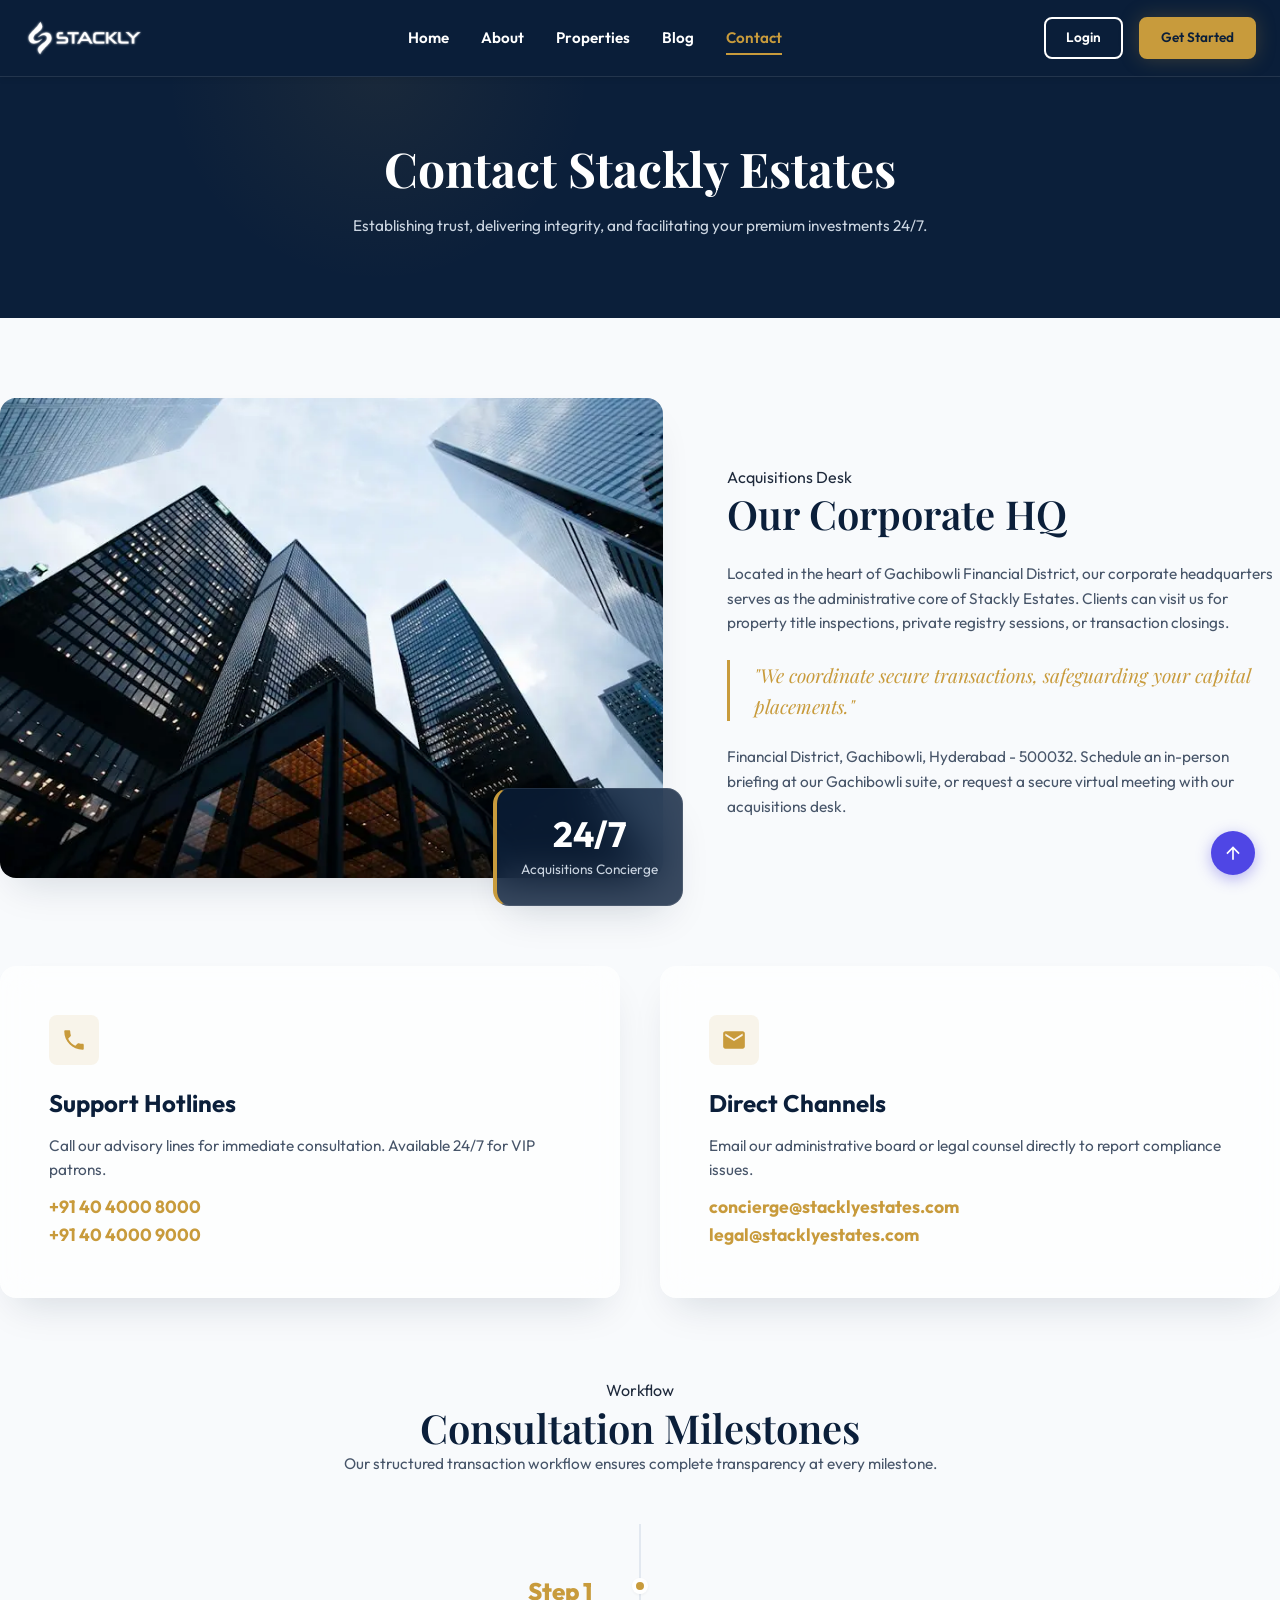
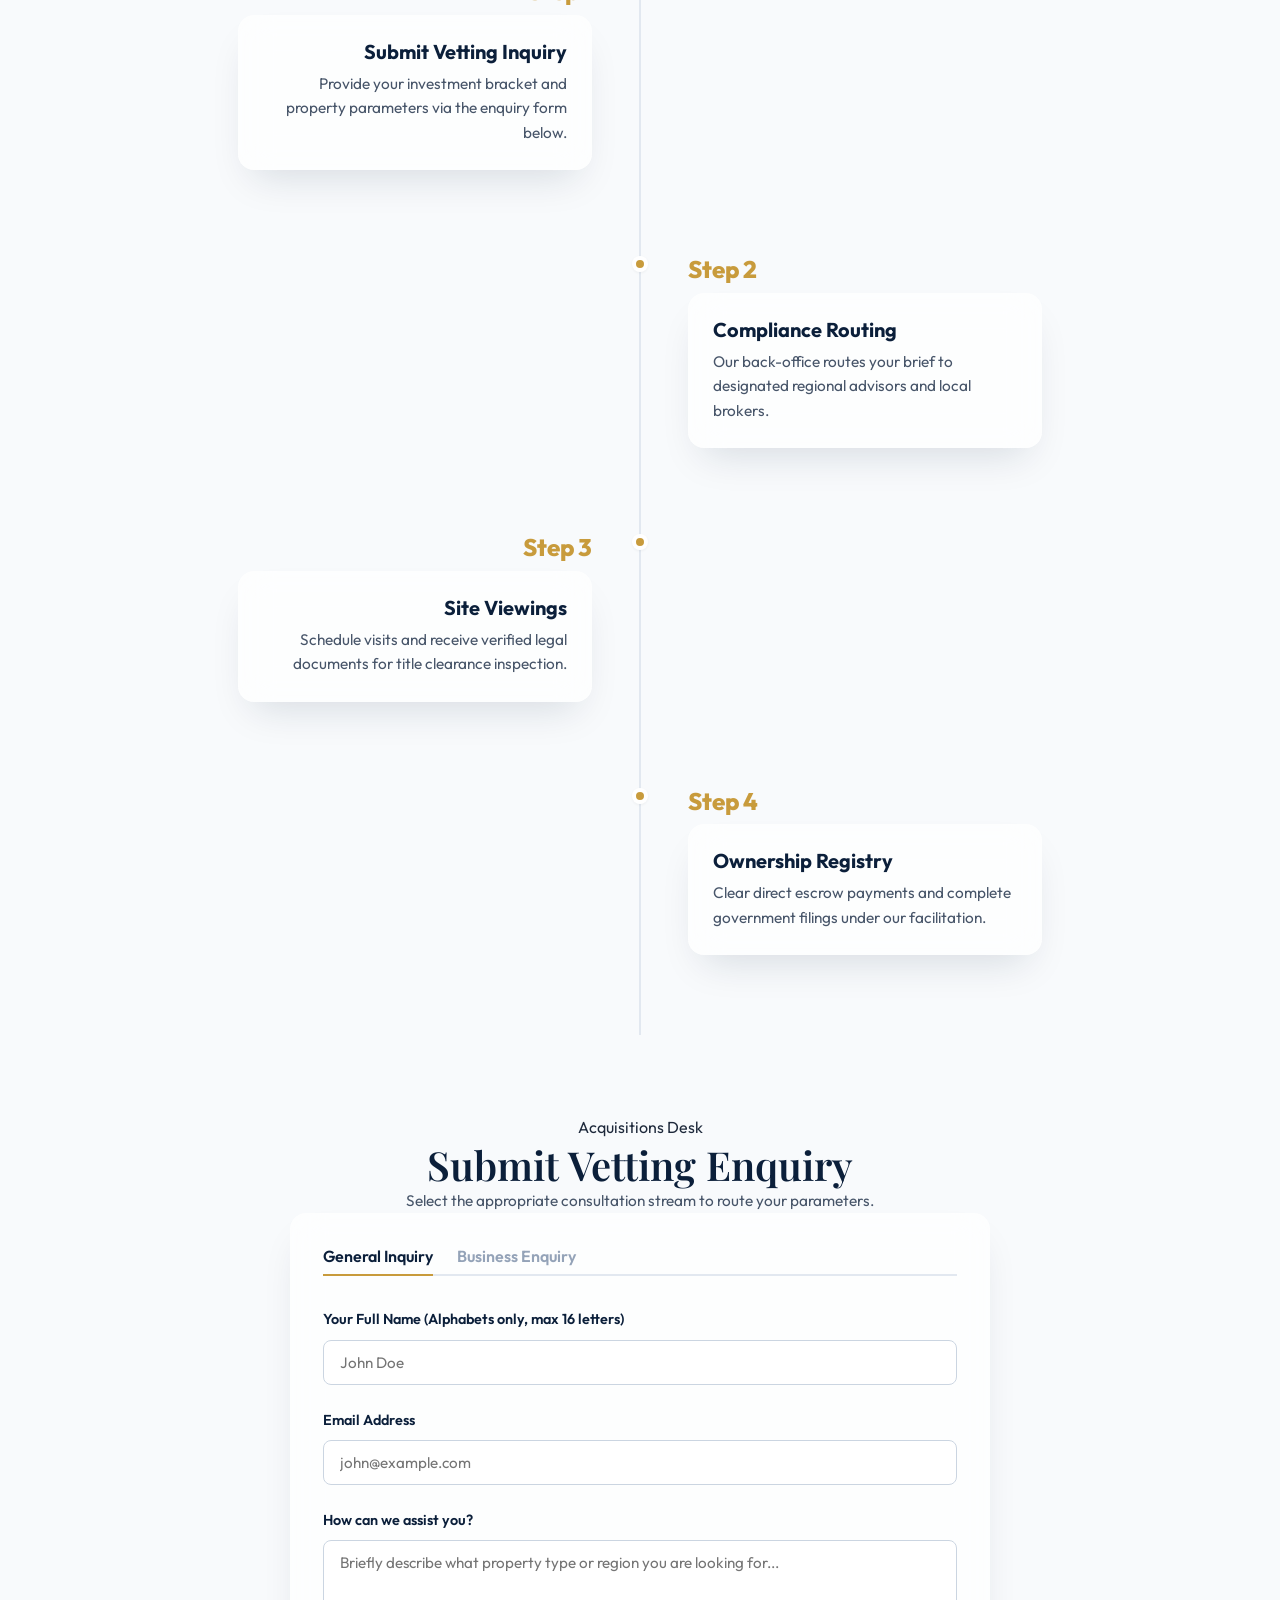
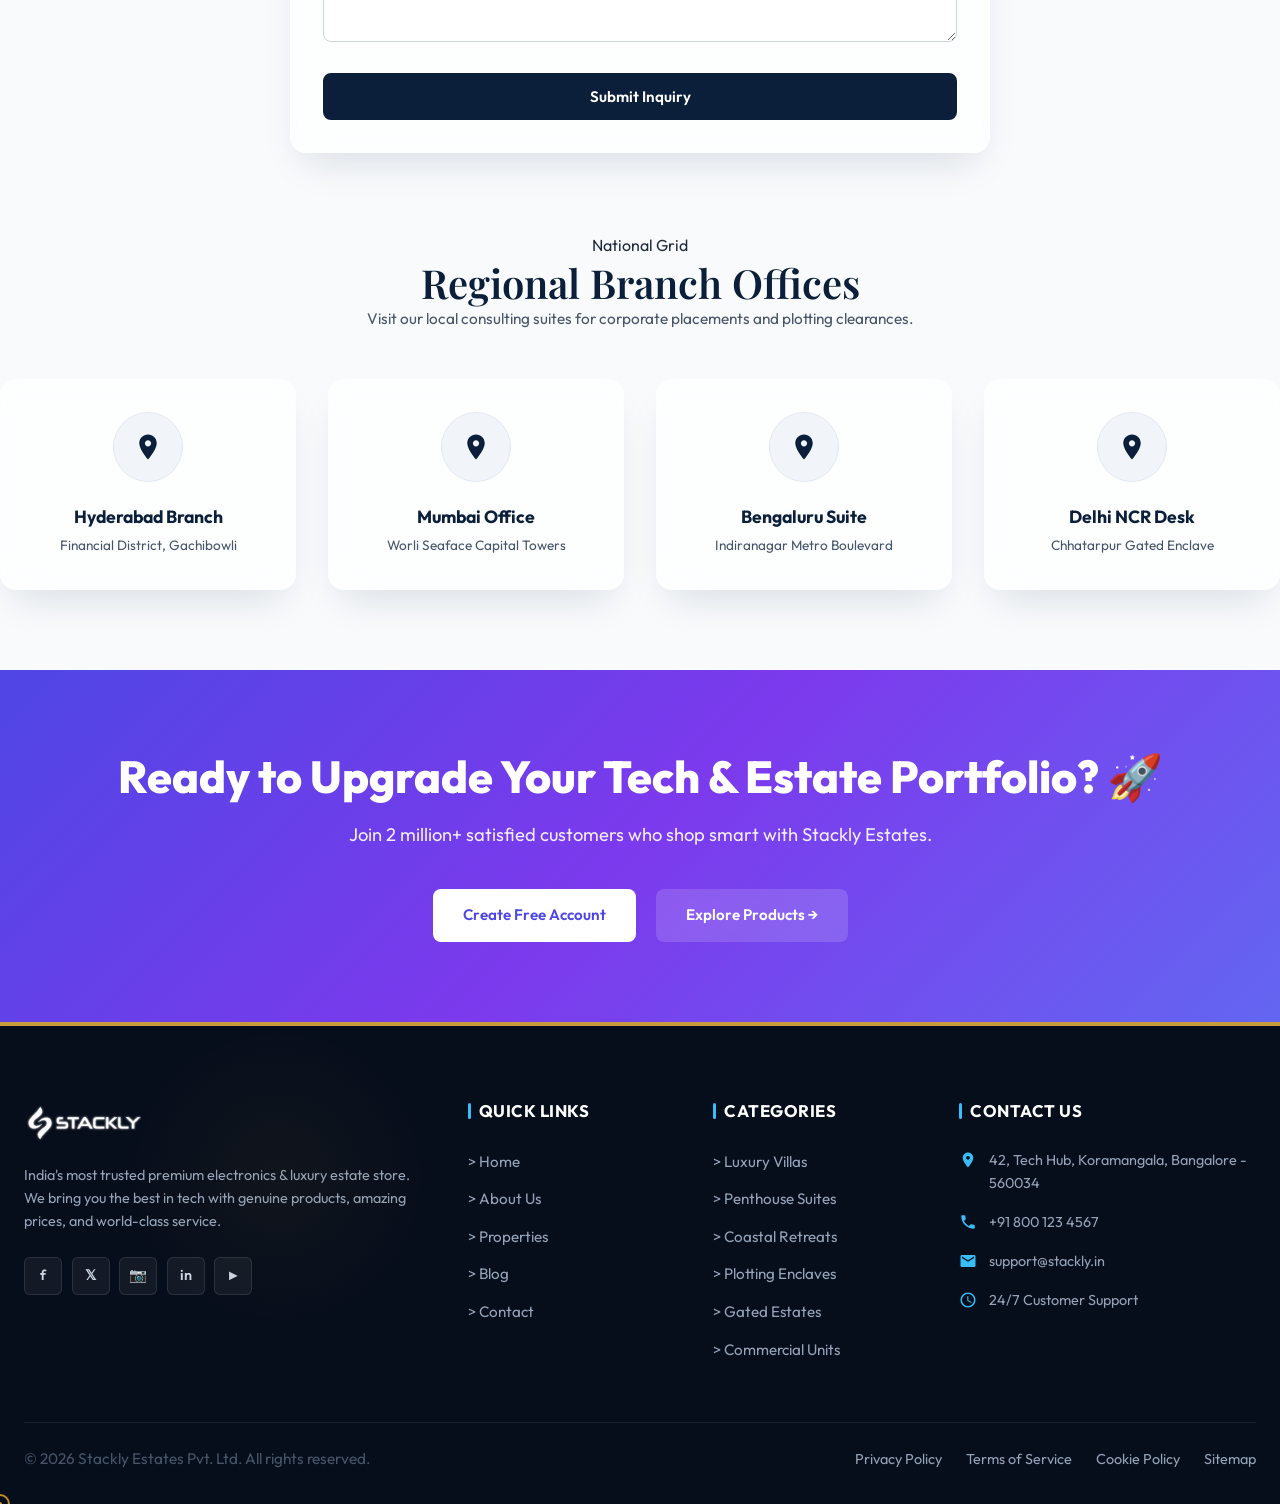
<file: contact.html>
<!DOCTYPE html>
<html lang="en">
<head>
  <meta charset="UTF-8">
  <meta name="viewport" content="width=device-width, initial-scale=1.0">
  <title>Contact Stackly Estates | Professional Concierge</title>
  <meta name="description" content="Get in touch with our luxury real estate advisors and registry compliance specialists.">
  <link rel="stylesheet" href="css/main.css">
  <link rel="stylesheet" href="css/components.css">
  <link rel="stylesheet" href="css/pages/about.css">
  <link rel="stylesheet" href="css/pages/contact.css">
</head>
<body>

  <!-- Scroll Progress Indicator -->
  <div class="scroll-progress-container">
    <div class="scroll-progress-bar"></div>
  </div>

  <!-- Header -->
  <header>
    <div class="container navbar">
      <a href="index.html" class="logo" aria-label="Stackly Home">
  <img class="logo-img" src="images/stackly-logo.webp" alt="Stackly Logo">
</a>
      <button class="hamburger" aria-label="Toggle Navigation">
        <span></span>
        <span></span>
        <span></span>
      </button>
      <ul class="nav-links">
        <li><a href="index.html" class="nav-link">Home</a></li>
        <li><a href="about.html" class="nav-link">About</a></li>
        <li><a href="properties.html" class="nav-link">Properties</a></li>
        <li><a href="blog.html" class="nav-link">Blog</a></li>
        <li><a href="contact.html" class="nav-link active">Contact</a></li>
      </ul>
      <div class="nav-actions">
        <a href="login.html" class="btn btn-outline btn-sm btn-shimmer">Login</a>
        <a href="create-account.html" class="btn btn-secondary btn-sm btn-shimmer">Get Started</a>
      </div>
    </div>
  </header>

  <!-- Hero Header (Mirrors About Page Hero) -->
  <div style="background-color: var(--primary); padding: 140px 0 80px; text-align: center; color: var(--white); relative; overflow: hidden;">
    <div class="blob" style="top: -20%; left: 10%;"></div>
    <div class="container relative" style="z-index: 2;">
      <h1 style="color: var(--white); font-family: var(--font-serif); font-size: 3rem; margin-bottom: var(--spacing-sm);">Contact Stackly Estates</h1>
      <p style="color: var(--slate-300); max-width: 600px; margin: 0 auto;">Establishing trust, delivering integrity, and facilitating your premium investments 24/7.</p>
    </div>
  </div>

  <main class="container section-padding">
    <!-- SECTION 1: Story Grid (Mirrors About Story Layout) -->
    <section class="about-story-grid reveal reveal-up" style="margin-bottom: var(--spacing-xxl);">
      <div class="about-story-img-wrapper">
        <img class="about-story-img" src="images/properties/comm-1.webp" alt="Corporate Headquarters Building" loading="lazy">
        <div class="about-story-badge glass-card-dark">
          <h3>24/7</h3>
          <p>Acquisitions Concierge</p>
        </div>
      </div>
      
      <div class="about-story-content">
        <span class="section-subtitle">Acquisitions Desk</span>
        <h2 style="margin-bottom: var(--spacing-md);">Our Corporate HQ</h2>
        <p>Located in the heart of Gachibowli Financial District, our corporate headquarters serves as the administrative core of Stackly Estates. Clients can visit us for property title inspections, private registry sessions, or transaction closings.</p>
        <blockquote>
          "We coordinate secure transactions, safeguarding your capital placements."
        </blockquote>
        <p>Financial District, Gachibowli, Hyderabad - 500032. Schedule an in-person briefing at our Gachibowli suite, or request a secure virtual meeting with our acquisitions desk.</p>
      </div>
    </section>

    <!-- SECTION 2: Support Channels (Mirrors About Vision/Mission Layout) -->
    <section class="grid vision-mission-grid reveal reveal-up" style="margin-bottom: var(--spacing-xxl);">
      <div class="glass-card vision-panel">
        <div class="vision-icon">
          <svg viewBox="0 0 24 24"><path d="M6.62 10.79c1.44 2.83 3.76 5.14 6.59 6.59l2.2-2.2c.27-.27.67-.36 1.02-.24 1.12.37 2.33.57 3.57.57.55 0 1 .45 1 1V20c0 .55-.45 1-1 1-9.39 0-17-7.61-17-17 0-.55.45-1 1-1h3.5c.55 0 1 .45 1 1 0 1.25.2 2.45.57 3.57.11.35.03.74-.25 1.02l-2.2 2.2z"/></svg>
        </div>
        <h3>Support Hotlines</h3>
        <p>Call our advisory lines for immediate consultation. Available 24/7 for VIP patrons.</p>
        <p style="font-weight: 700; color: var(--secondary); font-size: 1.1rem; margin-top: 10px;">+91 40 4000 8000<br>+91 40 4000 9000</p>
      </div>

      <div class="glass-card vision-panel">
        <div class="vision-icon">
          <svg viewBox="0 0 24 24"><path d="M20 4H4c-1.1 0-1.99.9-1.99 2L2 18c0 1.1.9 2 2 2h16c1.1 0 2-.9 2-2V6c0-1.1-.9-2-2-2zm0 4l-8 5-8-5V6l8 5 8-5v2z"/></svg>
        </div>
        <h3>Direct Channels</h3>
        <p>Email our administrative board or legal counsel directly to report compliance issues.</p>
        <p style="font-weight: 700; color: var(--secondary); font-size: 1.1rem; margin-top: 10px;">concierge@stacklyestates.com<br>legal@stacklyestates.com</p>
      </div>
    </section>

    <!-- SECTION 3: Workflow timeline (Mirrors About Journey Layout) -->
    <section class="reveal reveal-up" style="margin-bottom: var(--spacing-xxl);">
      <div class="section-header text-center">
        <span class="section-subtitle">Workflow</span>
        <h2>Consultation Milestones</h2>
        <p class="section-desc text-center">Our structured transaction workflow ensures complete transparency at every milestone.</p>
      </div>
      
      <div class="timeline-container">
        <div class="timeline-item">
          <span class="timeline-dot"></span>
          <div class="timeline-year">Step 1</div>
          <div class="glass-card timeline-card">
            <h4>Submit Vetting Inquiry</h4>
            <p>Provide your investment bracket and property parameters via the enquiry form below.</p>
          </div>
        </div>

        <div class="timeline-item">
          <span class="timeline-dot"></span>
          <div class="timeline-year">Step 2</div>
          <div class="glass-card timeline-card">
            <h4>Compliance Routing</h4>
            <p>Our back-office routes your brief to designated regional advisors and local brokers.</p>
          </div>
        </div>

        <div class="timeline-item">
          <span class="timeline-dot"></span>
          <div class="timeline-year">Step 3</div>
          <div class="glass-card timeline-card">
            <h4>Site Viewings</h4>
            <p>Schedule visits and receive verified legal documents for title clearance inspection.</p>
          </div>
        </div>

        <div class="timeline-item">
          <span class="timeline-dot"></span>
          <div class="timeline-year">Step 4</div>
          <div class="glass-card timeline-card">
            <h4>Ownership Registry</h4>
            <p>Clear direct escrow payments and complete government filings under our facilitation.</p>
          </div>
        </div>
      </div>
    </section>

    <!-- SECTION 4: Inquiries Form (Mirrors Form Widget) -->
    <section class="reveal reveal-up" style="margin-bottom: var(--spacing-xxl);">
      <div class="section-header text-center">
        <span class="section-subtitle">Acquisitions Desk</span>
        <h2>Submit Vetting Enquiry</h2>
        <p class="section-desc text-center">Select the appropriate consultation stream to route your parameters.</p>
      </div>
      
      <div class="glass-card form-tab-container" style="max-width: 700px; margin: 0 auto;">
        <div class="form-tabs">
          <button class="form-tab-btn active" id="tab-general-btn" aria-label="General Inquiry Tab">General Inquiry</button>
          <button class="form-tab-btn" id="tab-business-btn" aria-label="Business Inquiry Tab">Business Enquiry</button>
        </div>

        <!-- General Inquiry Form -->
        <form class="contact-form-pane active" id="form-general">
          <div class="form-group">
            <label class="form-label" for="gen-name">Your Full Name (Alphabets only, max 16 letters)</label>
            <input type="text" class="form-control" id="gen-name" placeholder="John Doe" maxlength="16" pattern="[A-Za-z\s]{1,16}" title="Name should contain only alphabets and be at most 16 characters." required>
          </div>

          <div class="form-group">
            <label class="form-label" for="gen-email">Email Address</label>
            <input type="email" class="form-control" id="gen-email" placeholder="john@example.com" pattern="[a-z0-9._%+-]+@[a-z0-9.-]+\.[a-z]{2,}$" required>
          </div>

          <div class="form-group">
            <label class="form-label" for="gen-msg">How can we assist you?</label>
            <textarea class="form-control" id="gen-msg" rows="4" placeholder="Briefly describe what property type or region you are looking for..." required></textarea>
          </div>

          <button type="submit" class="btn btn-primary btn-shimmer" style="width: 100%;">Submit Inquiry</button>
        </form>

        <!-- Business Enquiry Form -->
        <form class="contact-form-pane" id="form-business">
          <div class="form-group">
            <label class="form-label" for="bus-company">Company Name (Alphabets only, max 16 letters)</label>
            <input type="text" class="form-control" id="bus-company" placeholder="Beta Corp India" maxlength="16" pattern="[A-Za-z\s]{1,16}" title="Name should contain only alphabets and be at most 16 characters." required>
          </div>

          <div class="form-group">
            <label class="form-label" for="bus-email">Corporate Email</label>
            <input type="email" class="form-control" id="bus-email" placeholder="investor@betacorp.com" pattern="[a-z0-9._%+-]+@[a-z0-9.-]+\.[a-z]{2,}$" required>
          </div>

          <div class="form-group">
            <label class="form-label" for="bus-budget">Investment Bracket</label>
            <select class="form-control" id="bus-budget" required>
              <option value="$2M - $5M">$2M - $5M</option>
              <option value="$5M - $10M">$5M - $10M</option>
              <option value="$10M+">$10M+ Enterprise Range</option>
            </select>
          </div>

          <div class="form-group">
            <label class="form-label" for="bus-msg">Corporate Brief</label>
            <textarea class="form-control" id="bus-msg" rows="3" placeholder="Specify land plotting requirements or office space details..." required></textarea>
          </div>

          <button type="submit" class="btn btn-secondary btn-shimmer" style="width: 100%;">Submit Corporate Enquiry</button>
        </form>
      </div>
    </section>

    <!-- SECTION 5: Regional Branch Offices (Mirrors About Awards Layout) -->
    <section class="reveal reveal-up">
      <div class="section-header text-center">
        <span class="section-subtitle">National Grid</span>
        <h2>Regional Branch Offices</h2>
        <p class="section-desc text-center">Visit our local consulting suites for corporate placements and plotting clearances.</p>
      </div>
      
      <div class="grid awards-grid">
        <div class="glass-card award-card">
          <div class="award-icon-box">
            <svg viewBox="0 0 24 24" style="width: 30px; fill: var(--primary);"><path d="M12 2C8.13 2 5 5.13 5 9c0 5.25 7 13 7 13s7-7.75 7-13c0-3.87-3.13-7-7-7zm0 9.5c-1.38 0-2.5-1.12-2.5-2.5s1.12-2.5 2.5-2.5 2.5 1.12 2.5 2.5-1.12 2.5-2.5 2.5z"/></svg>
          </div>
          <h4>Hyderabad Branch</h4>
          <p>Financial District, Gachibowli</p>
        </div>

        <div class="glass-card award-card">
          <div class="award-icon-box">
            <svg viewBox="0 0 24 24" style="width: 30px; fill: var(--primary);"><path d="M12 2C8.13 2 5 5.13 5 9c0 5.25 7 13 7 13s7-7.75 7-13c0-3.87-3.13-7-7-7zm0 9.5c-1.38 0-2.5-1.12-2.5-2.5s1.12-2.5 2.5-2.5 2.5 1.12 2.5 2.5-1.12 2.5-2.5 2.5z"/></svg>
          </div>
          <h4>Mumbai Office</h4>
          <p>Worli Seaface Capital Towers</p>
        </div>

        <div class="glass-card award-card">
          <div class="award-icon-box">
            <svg viewBox="0 0 24 24" style="width: 30px; fill: var(--primary);"><path d="M12 2C8.13 2 5 5.13 5 9c0 5.25 7 13 7 13s7-7.75 7-13c0-3.87-3.13-7-7-7zm0 9.5c-1.38 0-2.5-1.12-2.5-2.5s1.12-2.5 2.5-2.5 2.5 1.12 2.5 2.5-1.12 2.5-2.5 2.5z"/></svg>
          </div>
          <h4>Bengaluru Suite</h4>
          <p>Indiranagar Metro Boulevard</p>
        </div>

        <div class="glass-card award-card">
          <div class="award-icon-box">
            <svg viewBox="0 0 24 24" style="width: 30px; fill: var(--primary);"><path d="M12 2C8.13 2 5 5.13 5 9c0 5.25 7 13 7 13s7-7.75 7-13c0-3.87-3.13-7-7-7zm0 9.5c-1.38 0-2.5-1.12-2.5-2.5s1.12-2.5 2.5-2.5 2.5 1.12 2.5 2.5-1.12 2.5-2.5 2.5z"/></svg>
          </div>
          <h4>Delhi NCR Desk</h4>
          <p>Chhatarpur Gated Enclave</p>
        </div>
      </div>
    </section>
  </main>

  <!-- Footer -->
    <!-- CTA Upgrade Banner -->
  <section class="cta-banner-section">
    <div class="container">
      <h2>Ready to Upgrade Your Tech & Estate Portfolio? 🚀</h2>
      <p>Join 2 million+ satisfied customers who shop smart with Stackly Estates.</p>
      <div class="cta-btn-group">
        <a href="create-account.html" class="btn btn-pill-white">Create Free Account</a>
        <a href="properties.html" class="btn btn-pill-outline">Explore Products &rarr;</a>
      </div>
    </div>
  </section>

  <!-- Global Footer -->
  <footer class="custom-footer">
    <div class="container">
      <div class="custom-footer-grid">
        <!-- Col 1: Brand & About -->
        <div>
          <a href="index.html" class="logo" style="display: inline-flex; align-items: center; gap: 0.5rem; font-weight: 800; font-size: 1.4rem; color: #FFFFFF; margin-bottom: 1rem; text-decoration: none;" aria-label="Stackly Home">
  <img class="logo-img" src="images/stackly-logo.webp" alt="Stackly Logo">
</a>
          <p style="font-size: 0.9rem; line-height: 1.6; color: var(--slate-400); margin-bottom: 1rem;">India's most trusted premium electronics & luxury estate store. We bring you the best in tech with genuine products, amazing prices, and world-class service.</p>
          
          <div class="footer-social-boxes">
            <a href="404.html" class="social-box" aria-label="Facebook">f</a>
            <a href="404.html" class="social-box" aria-label="Twitter">𝕏</a>
            <a href="404.html" class="social-box" aria-label="Instagram">📷</a>
            <a href="404.html" class="social-box" aria-label="LinkedIn">in</a>
            <a href="404.html" class="social-box" aria-label="YouTube">►</a>
          </div>
        </div>

        <!-- Col 2: Quick Links -->
        <div>
          <div class="footer-col-title">QUICK LINKS</div>
          <ul class="footer-links-list">
            <li><a href="index.html">&gt; Home</a></li>
            <li><a href="about.html">&gt; About Us</a></li>
            <li><a href="properties.html">&gt; Properties</a></li>
            <li><a href="blog.html">&gt; Blog</a></li>
            <li><a href="contact.html">&gt; Contact</a></li>
          </ul>
        </div>

        <!-- Col 3: Categories -->
        <div>
          <div class="footer-col-title">CATEGORIES</div>
          <ul class="footer-links-list">
            <li><a href="404.html">&gt; Luxury Villas</a></li>
            <li><a href="404.html">&gt; Penthouse Suites</a></li>
            <li><a href="404.html">&gt; Coastal Retreats</a></li>
            <li><a href="404.html">&gt; Plotting Enclaves</a></li>
            <li><a href="404.html">&gt; Gated Estates</a></li>
            <li><a href="404.html">&gt; Commercial Units</a></li>
          </ul>
        </div>

        <!-- Col 4: Contact Us -->
        <div>
          <div class="footer-col-title">CONTACT US</div>
          <div class="footer-contact-row">
            <svg viewBox="0 0 24 24"><path d="M12 2C8.13 2 5 5.13 5 9c0 5.25 7 13 7 13s7-7.75 7-13c0-3.87-3.13-7-7-7zm0 9.5c-1.38 0-2.5-1.12-2.5-2.5s1.12-2.5 2.5-2.5 2.5 1.12 2.5 2.5-1.12 2.5-2.5 2.5z"/></svg>
            <span>42, Tech Hub, Koramangala, Bangalore - 560034</span>
          </div>
          <div class="footer-contact-row">
            <svg viewBox="0 0 24 24"><path d="M6.62 10.79c1.44 2.83 3.76 5.14 6.59 6.59l2.2-2.2c.27-.27.67-.36 1.02-.24 1.12.37 2.33.57 3.57.57.55 0 1 .45 1 1V20c0 .55-.45 1-1 1-9.39 0-17-7.61-17-17 0-.55.45-1 1-1h3.5c.55 0 1 .45 1 1 0 1.25.2 2.45.57 3.57.11.35.03.74-.25 1.02l-2.2 2.2z"/></svg>
            <span>+91 800 123 4567</span>
          </div>
          <div class="footer-contact-row">
            <svg viewBox="0 0 24 24"><path d="M20 4H4c-1.1 0-1.99.9-1.99 2L2 18c0 1.1.9 2 2 2h16c1.1 0 2-.9 2-2V6c0-1.1-.9-2-2-2zm0 4l-8 5-8-5V6l8 5 8-5v2z"/></svg>
            <span>support@stackly.in</span>
          </div>
          <div class="footer-contact-row">
            <svg viewBox="0 0 24 24"><path d="M11.99 2C6.47 2 2 6.48 2 12s4.47 10 9.99 10C17.52 22 22 17.52 22 12S17.52 2 11.99 2zM12 20c-4.42 0-8-3.58-8-8s3.58-8 8-8 8 3.58 8 8-3.58 8-8 8zm.5-13H11v6l5.25 3.15.75-1.23-4.5-2.67z"/></svg>
            <span>24/7 Customer Support</span>
          </div>
        </div>
      </div>

      <!-- Footer Bottom Bar -->
      <div class="footer-bottom-bar">
        <p>&copy; 2026 Stackly Estates Pvt. Ltd. All rights reserved.</p>
        <ul class="footer-bottom-links">
          <li><a href="404.html">Privacy Policy</a></li>
          <li><a href="404.html">Terms of Service</a></li>
          <li><a href="404.html">Cookie Policy</a></li>
          <li><a href="404.html">Sitemap</a></li>
        </ul>
      </div>
    </div>
  </footer>

  <!-- Floating Back to Top Button -->
  <button class="back-to-top-btn" id="back-to-top-btn" aria-label="Back to top" onclick="window.scrollTo({top: 0, behavior: 'smooth'})">
    <svg viewBox="0 0 24 24" style="width: 20px; height: 20px; fill: currentColor;"><path d="M4 12l1.41 1.41L11 7.83V20h2V7.83l5.58 5.59L20 12l-8-8-8 8z"/></svg>
  </button>

  <!-- Scripts -->
  <script src="js/data.js"></script>
  <script src="js/main.js"></script>
  <script>
    document.addEventListener('DOMContentLoaded', () => {
      // Input sanitization: Allow only alphabets and spaces, max 16 chars
      const genName = document.getElementById('gen-name');
      const busCompany = document.getElementById('bus-company');

      const restrictToAlphabets = (e) => {
        e.target.value = e.target.value.replace(/[^A-Za-z\s]/g, '').slice(0, 16);
      };

      if (genName) genName.addEventListener('input', restrictToAlphabets);
      if (busCompany) busCompany.addEventListener('input', restrictToAlphabets);

      // Tab switching logic
      const tabGen = document.getElementById('tab-general-btn');
      const tabBus = document.getElementById('tab-business-btn');
      const formGen = document.getElementById('form-general');
      const formBus = document.getElementById('form-business');

      if (tabGen && tabBus && formGen && formBus) {
        tabGen.addEventListener('click', () => {
          tabGen.classList.add('active');
          tabBus.classList.remove('active');
          formGen.classList.add('active');
          formBus.classList.remove('active');
        });

        tabBus.addEventListener('click', () => {
          tabBus.classList.add('active');
          tabGen.classList.remove('active');
          formBus.classList.add('active');
          formGen.classList.remove('active');
        });
      }

      // Submit navigation to 404.html
      const handleFormSubmit = (e) => {
        e.preventDefault();
        window.location.href = '404.html';
      };

      if (formGen) formGen.addEventListener('submit', handleFormSubmit);
      if (formBus) formBus.addEventListener('submit', handleFormSubmit);
    });
  </script>
</body>
</html>
</file>
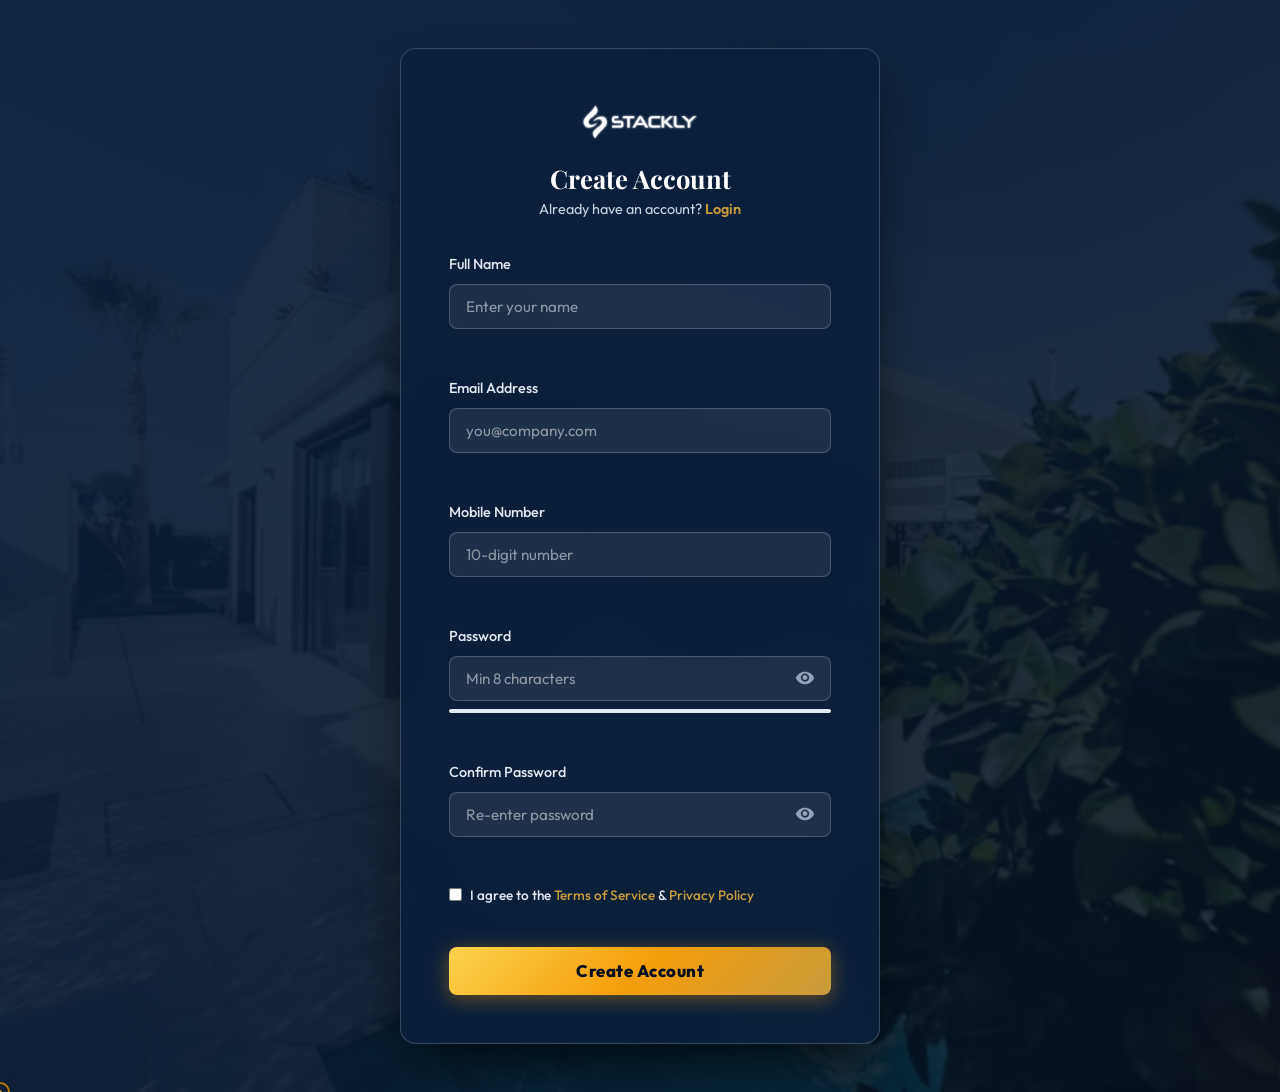
<file: create-account.html>
<!DOCTYPE html>
<html lang="en">
<head>
  <meta charset="UTF-8">
  <meta name="viewport" content="width=device-width, initial-scale=1.0">
  <title>Create Account | Stackly Estates</title>
  <meta name="description" content="Register an account with Stackly Estates to manage wishlists and compare luxury listings.">
  <link rel="stylesheet" href="css/main.css">
  <link rel="stylesheet" href="css/components.css">
  <link rel="stylesheet" href="css/pages/auth.css">
</head>
<body>

  <!-- Authentication Wrapper -->
  <div class="auth-wrapper" style="background-image: url('images/properties/villa-2.webp');">
    <div class="auth-bg-overlay"></div>
    <div class="auth-blob auth-blob-1"></div>
    <div class="auth-blob auth-blob-2"></div>

    <!-- Center Card -->
    <div class="glass-card auth-card">
      <div class="auth-header">
        <a href="index.html" class="logo" aria-label="Stackly Home">
  <img class="logo-img" src="images/stackly-logo.webp" alt="Stackly Logo">
</a>
        <h2>Create Account</h2>
        <p>Already have an account? <a href="login.html">Login</a></p>
      </div>

      <form class="auth-form" id="register-form" novalidate>
        <!-- Full Name -->
        <div class="form-group">
          <label class="form-label" for="reg-name">Full Name</label>
          <input type="text" class="form-control" id="reg-name" placeholder="Enter your name" autocomplete="name" required>
          <div class="invalid-feedback">Name must be alphabets only (max 16 characters).</div>
        </div>

        <!-- Email Address -->
        <div class="form-group">
          <label class="form-label" for="reg-email">Email Address</label>
          <input type="email" class="form-control" id="reg-email" placeholder="you@company.com" autocomplete="email" required>
          <div class="invalid-feedback">Enter a valid email address.</div>
        </div>

        <!-- Mobile Number -->
        <div class="form-group">
          <label class="form-label" for="reg-mobile">Mobile Number</label>
          <input type="tel" class="form-control" id="reg-mobile" placeholder="10-digit number" autocomplete="tel" required>
          <div class="invalid-feedback">Exactly 10 digits required.</div>
        </div>

        <!-- Password -->
        <div class="form-group">
          <label class="form-label" for="reg-password">Password</label>
          <div class="password-wrapper">
            <input type="password" class="form-control" id="reg-password" placeholder="Min 8 characters" autocomplete="new-password" required>
            <button type="button" class="password-toggle-btn" aria-label="Toggle Password Visibility">
              <svg viewBox="0 0 24 24"><path d="M12 4.5C7 4.5 2.73 7.61 1 12c1.73 4.39 6 7.5 11 7.5s9.27-3.11 11-7.5c-1.73-4.39-6-7.5-11-7.5zm0 12c-2.76 0-5-2.24-5-5s2.24-5 5-5 5 2.24 5 5-2.24 5-5 5zm0-8c-1.66 0-3 1.34-3 3s1.34 3 3 3 3-1.34 3-3-1.34-3-3-3z"/></svg>
            </button>
          </div>
          <!-- Strength Visualizer -->
          <div class="strength-meter">
            <div class="strength-meter-bar" id="strength-bar"></div>
          </div>
          <div class="invalid-feedback">Must contain uppercase, lowercase, number, and special character.</div>
        </div>

        <!-- Confirm Password -->
        <div class="form-group">
          <label class="form-label" for="reg-confirm">Confirm Password</label>
          <div class="password-wrapper">
            <input type="password" class="form-control" id="reg-confirm" placeholder="Re-enter password" autocomplete="new-password" required>
            <button type="button" class="password-toggle-btn" aria-label="Toggle Confirm Password Visibility">
              <svg viewBox="0 0 24 24"><path d="M12 4.5C7 4.5 2.73 7.61 1 12c1.73 4.39 6 7.5 11 7.5s9.27-3.11 11-7.5c-1.73-4.39-6-7.5-11-7.5zm0 12c-2.76 0-5-2.24-5-5s2.24-5 5-5 5 2.24 5 5-2.24 5-5 5zm0-8c-1.66 0-3 1.34-3 3s1.34 3 3 3 3-1.34 3-3-1.34-3-3-3z"/></svg>
            </button>
          </div>
          <div class="invalid-feedback">Passwords must match.</div>
        </div>

        <!-- Terms checkbox -->
        <div class="terms-option">
          <input type="checkbox" id="reg-terms" required>
          <label for="reg-terms">I agree to the <a href="404.html">Terms of Service</a> & <a href="404.html">Privacy Policy</a></label>
        </div>

        <button type="submit" class="btn btn-secondary btn-shimmer" style="width: 100%; margin-top: var(--spacing-sm);">Create Account</button>
      </form>
    </div>
  </div>

  <!-- Scripts -->
  <script src="js/data.js"></script>
  <script src="js/main.js"></script>
  <script src="js/pages/auth.js"></script>
</body>
</html>
</file>
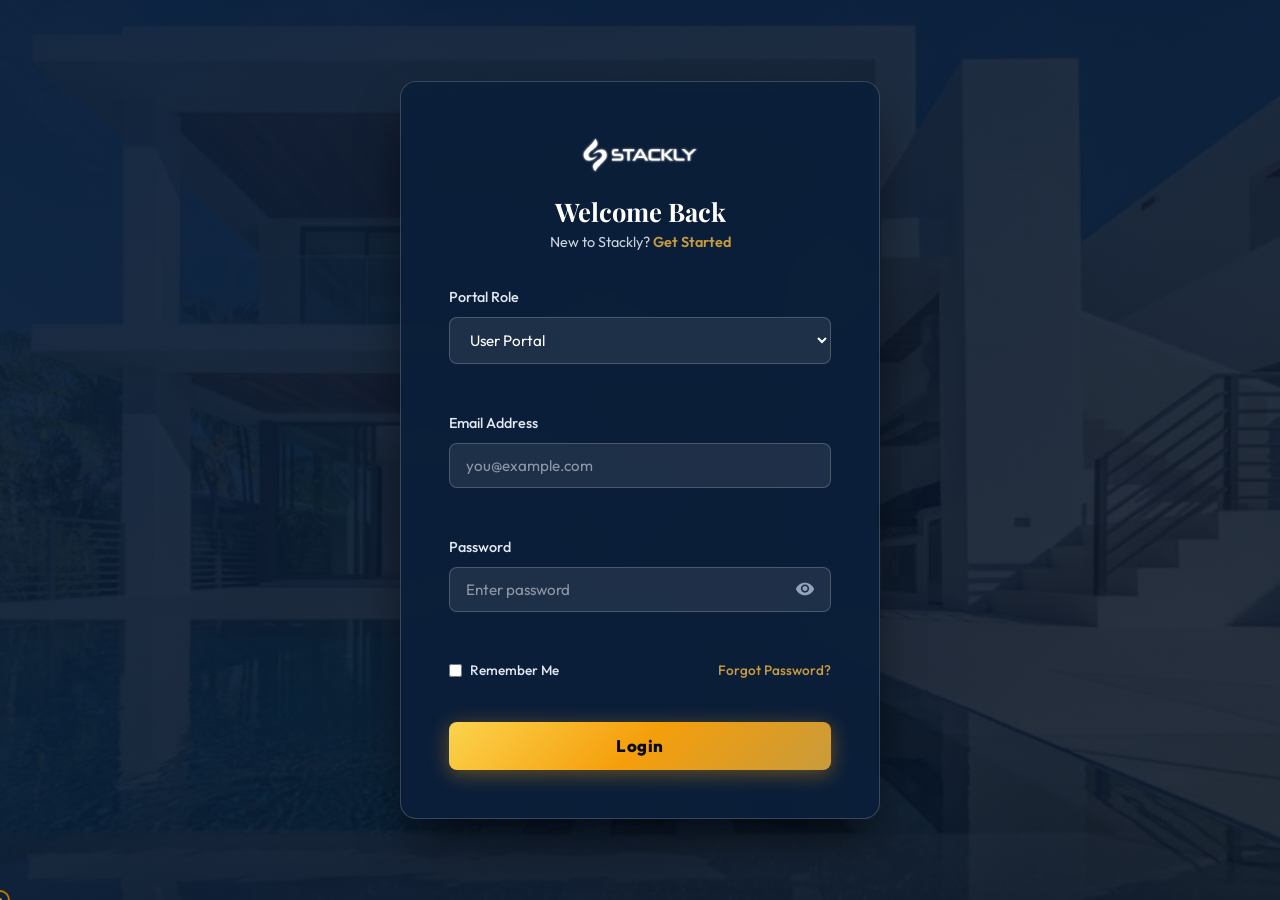
<file: login.html>
<!DOCTYPE html>
<html lang="en">
<head>
  <meta charset="UTF-8">
  <meta name="viewport" content="width=device-width, initial-scale=1.0">
  <title>Login | Stackly Estates</title>
  <meta name="description" content="Access your user or admin dashboard portfolio with Stackly Estates.">
  <link rel="stylesheet" href="css/main.css">
  <link rel="stylesheet" href="css/components.css">
  <link rel="stylesheet" href="css/pages/auth.css">
</head>
<body>

  <!-- Authentication Wrapper -->
  <div class="auth-wrapper" style="background-image: url('images/properties/villa-1.webp');">
    <div class="auth-bg-overlay"></div>
    <div class="auth-blob auth-blob-1"></div>
    <div class="auth-blob auth-blob-2"></div>

    <!-- Center Card -->
    <div class="glass-card auth-card">
      <div class="auth-header">
        <a href="index.html" class="logo" aria-label="Stackly Home">
  <img class="logo-img" src="images/stackly-logo.webp" alt="Stackly Logo">
</a>
        <h2>Welcome Back</h2>
        <p>New to Stackly? <a href="create-account.html">Get Started</a></p>
      </div>

      <form class="auth-form" id="login-form" novalidate>
        <!-- Role selector -->
        <div class="form-group">
          <label class="form-label" for="login-role">Portal Role</label>
          <select class="form-control auth-role-select" id="login-role">
            <option value="user">User Portal</option>
            <option value="admin">Admin Console</option>
          </select>
        </div>

        <!-- Email Address -->
        <div class="form-group">
          <label class="form-label" for="login-email">Email Address</label>
          <input type="email" class="form-control" id="login-email" placeholder="you@example.com" autocomplete="email" required>
          <div class="invalid-feedback">Enter a valid email address.</div>
        </div>

        <!-- Password -->
        <div class="form-group">
          <label class="form-label" for="login-password">Password</label>
          <div class="password-wrapper">
            <input type="password" class="form-control" id="login-password" placeholder="Enter password" autocomplete="current-password" required>
            <button type="button" class="password-toggle-btn" aria-label="Toggle Password Visibility">
              <svg viewBox="0 0 24 24"><path d="M12 4.5C7 4.5 2.73 7.61 1 12c1.73 4.39 6 7.5 11 7.5s9.27-3.11 11-7.5c-1.73-4.39-6-7.5-11-7.5zm0 12c-2.76 0-5-2.24-5-5s2.24-5 5-5 5 2.24 5 5-2.24 5-5 5zm0-8c-1.66 0-3 1.34-3 3s1.34 3 3 3 3-1.34 3-3-1.34-3-3-3z"/></svg>
            </button>
          </div>
          <div class="invalid-feedback">Password must be at least 8 characters.</div>
        </div>

        <div class="auth-meta-row">
          <label class="auth-remember">
            <input type="checkbox" id="login-remember">
            <span>Remember Me</span>
          </label>
          <a href="404.html" class="forgot-link">Forgot Password?</a>
        </div>
        <div id="remember-warning" style="display: none; color: #EF4444; font-size: 0.85rem; font-weight: 600; margin-top: 0.5rem; text-align: left;">
          ⚠️ Please check "Remember Me" to proceed.
        </div>

        <button type="submit" class="btn btn-primary btn-shimmer" style="width: 100%; margin-top: var(--spacing-sm);">Login</button>
      </form>
    </div>
  </div>

  <!-- Scripts -->
  <script src="js/data.js"></script>
  <script src="js/main.js"></script>
  <script src="js/pages/auth.js"></script>
</body>
</html>
</file>
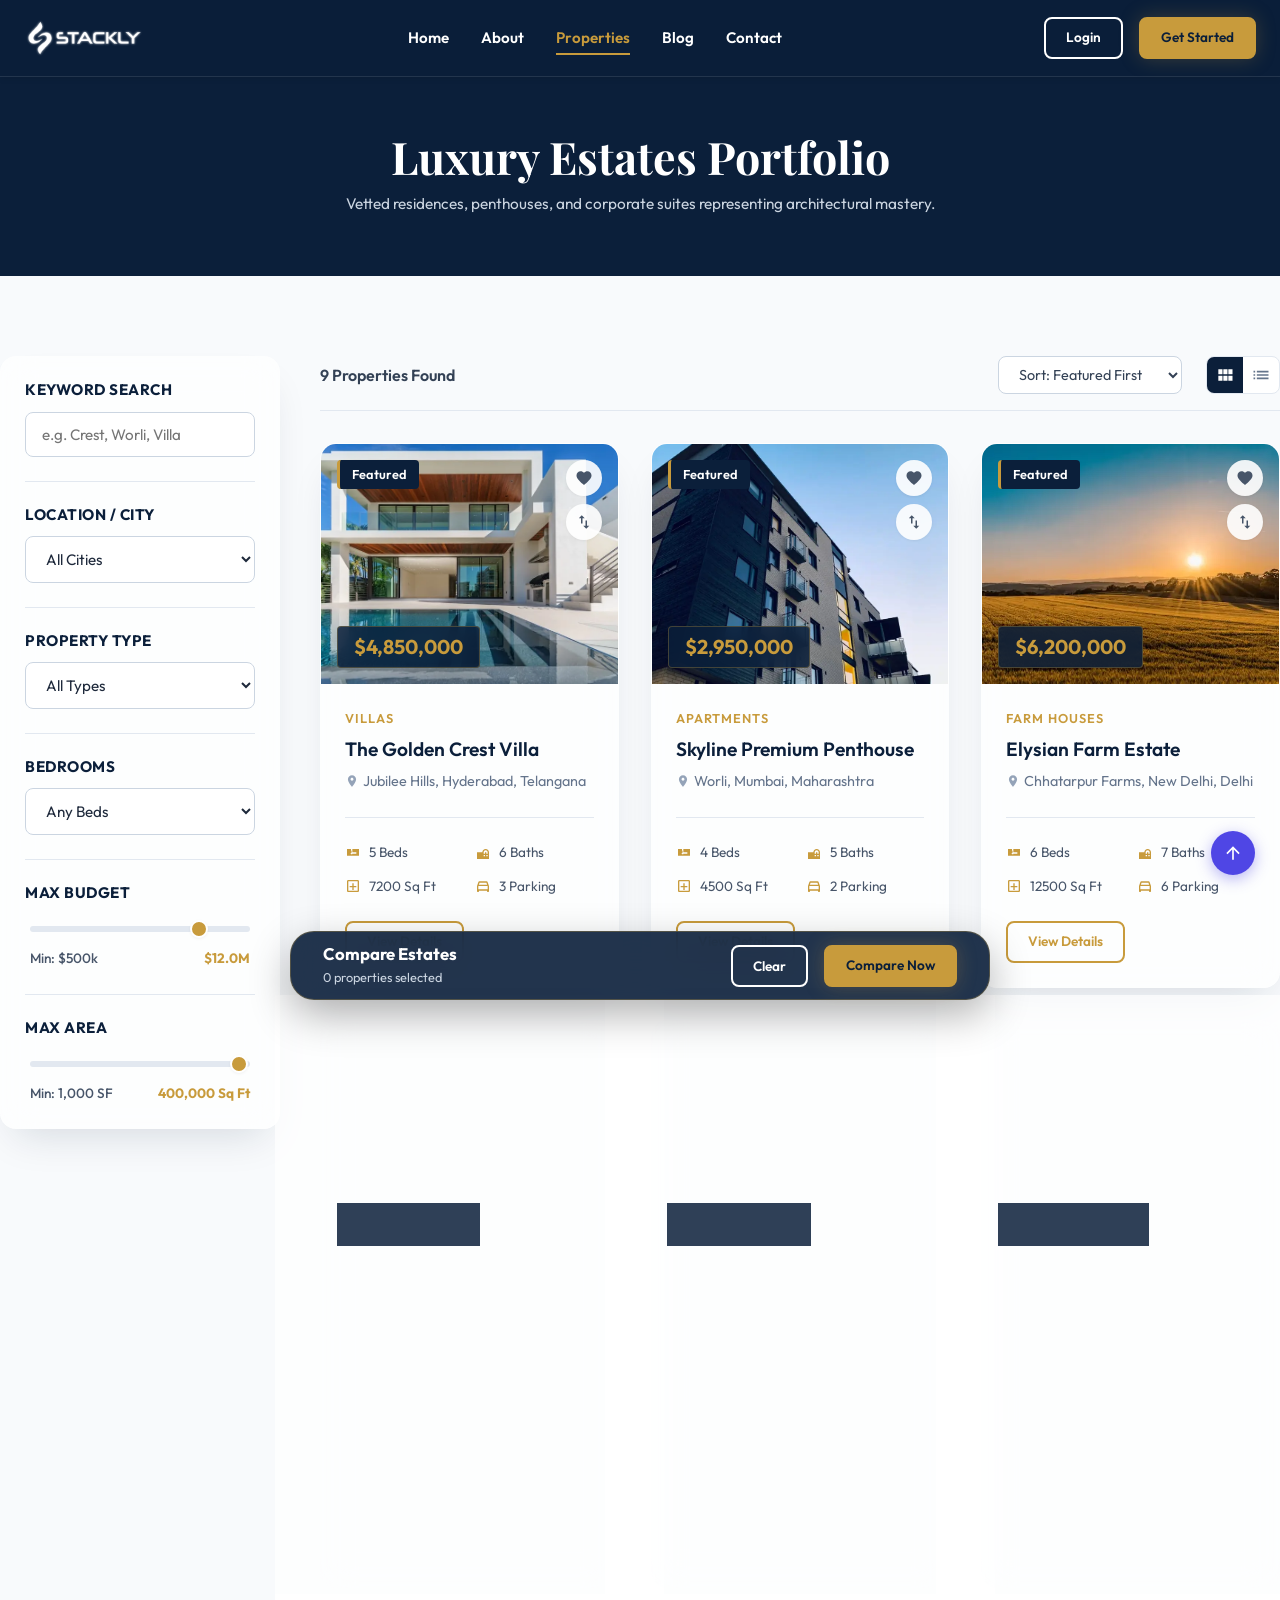
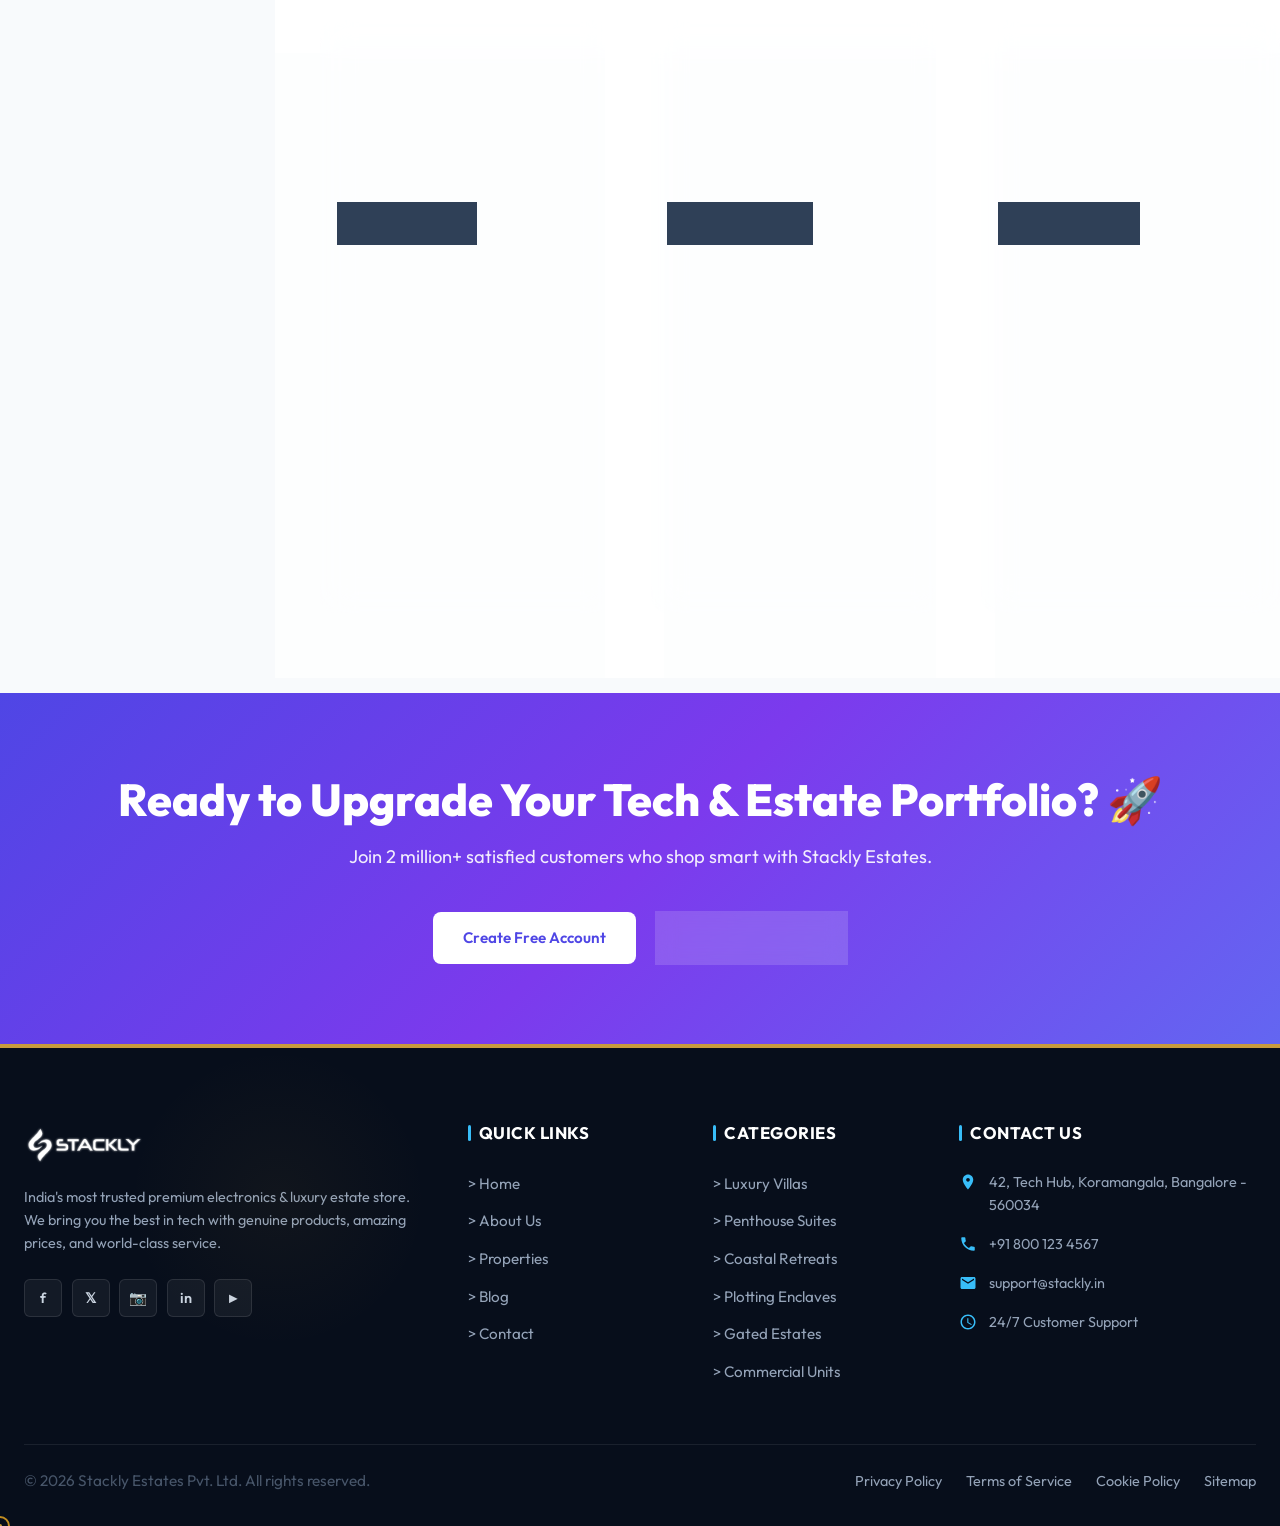
<file: properties.html>
<!DOCTYPE html>
<html lang="en">
<head>
  <meta charset="UTF-8">
  <meta name="viewport" content="width=device-width, initial-scale=1.0">
  <title>Properties Portfolio | Stackly Estates</title>
  <meta name="description" content="Search and filter high-end luxury villas, penthouses, commercial suites, and development plots across India.">
  <link rel="stylesheet" href="css/main.css">
  <link rel="stylesheet" href="css/components.css">
  <link rel="stylesheet" href="css/pages/properties.css">
</head>
<body>

  <!-- Scroll Progress Indicator -->
  <div class="scroll-progress-container">
    <div class="scroll-progress-bar"></div>
  </div>

  <!-- Header -->
  <header>
    <div class="container navbar">
      <a href="index.html" class="logo" aria-label="Stackly Home">
  <img class="logo-img" src="images/stackly-logo.webp" alt="Stackly Logo">
</a>
      <button class="hamburger" aria-label="Toggle Navigation">
        <span></span>
        <span></span>
        <span></span>
      </button>
      <ul class="nav-links">
        <li><a href="index.html" class="nav-link">Home</a></li>
        <li><a href="about.html" class="nav-link">About</a></li>
        <li><a href="properties.html" class="nav-link active">Properties</a></li>
        <li><a href="blog.html" class="nav-link">Blog</a></li>
        <li><a href="contact.html" class="nav-link">Contact</a></li>
      </ul>
      <div class="nav-actions">
        <a href="login.html" class="btn btn-outline btn-sm btn-shimmer">Login</a>
        <a href="create-account.html" class="btn btn-secondary btn-sm btn-shimmer">Get Started</a>
      </div>
    </div>
  </header>

  <!-- Hero Header -->
  <div style="background-color: var(--primary); padding: 130px 0 60px; text-align: center; color: var(--white); relative; overflow: hidden;">
    <div class="container relative" style="z-index: 2;">
      <h1 style="color: var(--white); font-family: var(--font-serif); font-size: 2.8rem; margin-bottom: var(--spacing-xs);">Luxury Estates Portfolio</h1>
      <p style="color: var(--slate-300);">Vetted residences, penthouses, and corporate suites representing architectural mastery.</p>
    </div>
  </div>

  <!-- Properties Main Catalog Layout -->
  <main class="container section-padding">
    <div class="properties-layout">
      <!-- Filter Sidebar Panel -->
      <aside class="glass-card filter-sidebar" id="filter-sidebar">
        <div class="filter-section">
          <h3 class="filter-title">Keyword Search</h3>
          <div class="form-group" style="margin-bottom: 0;">
            <input type="text" class="form-control" id="filter-search" placeholder="e.g. Crest, Worli, Villa">
          </div>
        </div>

        <div class="filter-section">
          <h3 class="filter-title">Location / City</h3>
          <select class="form-control" id="filter-city">
            <option value="">All Cities</option>
            <option value="Hyderabad">Hyderabad</option>
            <option value="Mumbai">Mumbai</option>
            <option value="Delhi">Delhi NCR</option>
            <option value="Bengaluru">Bengaluru</option>
            <option value="Chennai">Chennai</option>
            <option value="Pune">Pune</option>
          </select>
        </div>

        <div class="filter-section">
          <h3 class="filter-title">Property Type</h3>
          <select class="form-control" id="filter-type">
            <option value="">All Types</option>
            <option value="Villas">Villas</option>
            <option value="Apartments">Apartments</option>
            <option value="Farm Houses">Farm Houses</option>
            <option value="Commercial">Commercial</option>
            <option value="Office Spaces">Office Spaces</option>
            <option value="Plots">Plots</option>
            <option value="Luxury Homes">Luxury Homes</option>
          </select>
        </div>

        <div class="filter-section">
          <h3 class="filter-title">Bedrooms</h3>
          <select class="form-control" id="filter-beds">
            <option value="">Any Beds</option>
            <option value="3">3 Beds</option>
            <option value="4">4 Beds</option>
            <option value="5">5+ Beds</option>
          </select>
        </div>

        <div class="filter-section">
          <h3 class="filter-title">Max Budget</h3>
          <div class="slider-container">
            <input type="range" class="range-input" id="filter-price" min="500000" max="15000000" step="250000" value="12000000">
            <div class="price-slider-values">
              <span>Min: $500k</span>
              <span id="price-val" style="font-weight: 700; color: var(--secondary);">$12.0M</span>
            </div>
          </div>
        </div>

        <div class="filter-section">
          <h3 class="filter-title">Max Area</h3>
          <div class="slider-container">
            <input type="range" class="range-input" id="filter-area" min="1000" max="400000" step="5000" value="400000">
            <div class="area-slider-values">
              <span>Min: 1,000 SF</span>
              <span id="area-val" style="font-weight: 700; color: var(--secondary);">400,000 Sq Ft</span>
            </div>
          </div>
        </div>
      </aside>

      <!-- Property Cards Grid Area -->
      <section class="catalog-content">
        <!-- Toolbar -->
        <div class="catalog-toolbar">
          <div class="catalog-results-count" id="results-count">10 Properties Found</div>
          
          <div class="catalog-toolbar-actions">
            <select class="sort-select" id="sort-select" aria-label="Sort Properties">
              <option value="featured">Sort: Featured First</option>
              <option value="price-asc">Price: Low to High</option>
              <option value="price-desc">Price: High to Low</option>
              <option value="area">Area: Large to Small</option>
            </select>
            
            <div class="view-toggles">
              <button class="view-toggle-btn active" id="view-grid-btn" aria-label="Grid View">
                <svg viewBox="0 0 24 24"><path d="M4 11h5V5H4v6zm0 8h5v-6H4v6zm6 0h5v-6h-5v6zm6 0h5v-6h-5v6zm-6-8h5V5h-5v6zm6-6v6h5V5h-5z"/></svg>
              </button>
              <button class="view-toggle-btn" id="view-list-btn" aria-label="List View">
                <svg viewBox="0 0 24 24"><path d="M3 13h2v-2H3v2zm0 4h2v-2H3v2zm0-8h2V7H3v2zm4 4h14v-2H7v2zm0 4h14v-2H7v2zm0-8h14V7H7v2z"/></svg>
              </button>
            </div>
          </div>
        </div>

        <!-- Hydrated properties grid wrapper -->
        <div class="properties-catalog-grid" id="properties-catalog-grid">
          <!-- JS generates property cards or shimmers -->
        </div>
      </section>
    </div>
  </main>

  <!-- Floating Compare Bottom Action Bar -->
  <div class="compare-bar" id="compare-bar">
    <div class="compare-bar-info">
      <h4>Compare Estates</h4>
      <p id="compare-count">0 properties selected</p>
    </div>
    <div class="compare-bar-actions">
      <button class="btn btn-outline btn-sm" id="compare-clear-btn">Clear</button>
      <a href="404.html" class="btn btn-secondary btn-sm btn-shimmer">Compare Now</a>
    </div>
  </div>

  <!-- Footer -->
    <!-- CTA Upgrade Banner -->
  <section class="cta-banner-section">
    <div class="container">
      <h2>Ready to Upgrade Your Tech & Estate Portfolio? 🚀</h2>
      <p>Join 2 million+ satisfied customers who shop smart with Stackly Estates.</p>
      <div class="cta-btn-group">
        <a href="create-account.html" class="btn btn-pill-white">Create Free Account</a>
        <a href="properties.html" class="btn btn-pill-outline">Explore Products &rarr;</a>
      </div>
    </div>
  </section>

  <!-- Global Footer -->
  <footer class="custom-footer">
    <div class="container">
      <div class="custom-footer-grid">
        <!-- Col 1: Brand & About -->
        <div>
          <a href="index.html" class="logo" style="display: inline-flex; align-items: center; gap: 0.5rem; font-weight: 800; font-size: 1.4rem; color: #FFFFFF; margin-bottom: 1rem; text-decoration: none;" aria-label="Stackly Home">
  <img class="logo-img" src="images/stackly-logo.webp" alt="Stackly Logo">
</a>
          <p style="font-size: 0.9rem; line-height: 1.6; color: var(--slate-400); margin-bottom: 1rem;">India's most trusted premium electronics & luxury estate store. We bring you the best in tech with genuine products, amazing prices, and world-class service.</p>
          
          <div class="footer-social-boxes">
            <a href="404.html" class="social-box" aria-label="Facebook">f</a>
            <a href="404.html" class="social-box" aria-label="Twitter">𝕏</a>
            <a href="404.html" class="social-box" aria-label="Instagram">📷</a>
            <a href="404.html" class="social-box" aria-label="LinkedIn">in</a>
            <a href="404.html" class="social-box" aria-label="YouTube">►</a>
          </div>
        </div>

        <!-- Col 2: Quick Links -->
        <div>
          <div class="footer-col-title">QUICK LINKS</div>
          <ul class="footer-links-list">
            <li><a href="index.html">&gt; Home</a></li>
            <li><a href="about.html">&gt; About Us</a></li>
            <li><a href="properties.html">&gt; Properties</a></li>
            <li><a href="blog.html">&gt; Blog</a></li>
            <li><a href="contact.html">&gt; Contact</a></li>
          </ul>
        </div>

        <!-- Col 3: Categories -->
        <div>
          <div class="footer-col-title">CATEGORIES</div>
          <ul class="footer-links-list">
            <li><a href="404.html">&gt; Luxury Villas</a></li>
            <li><a href="404.html">&gt; Penthouse Suites</a></li>
            <li><a href="404.html">&gt; Coastal Retreats</a></li>
            <li><a href="404.html">&gt; Plotting Enclaves</a></li>
            <li><a href="404.html">&gt; Gated Estates</a></li>
            <li><a href="404.html">&gt; Commercial Units</a></li>
          </ul>
        </div>

        <!-- Col 4: Contact Us -->
        <div>
          <div class="footer-col-title">CONTACT US</div>
          <div class="footer-contact-row">
            <svg viewBox="0 0 24 24"><path d="M12 2C8.13 2 5 5.13 5 9c0 5.25 7 13 7 13s7-7.75 7-13c0-3.87-3.13-7-7-7zm0 9.5c-1.38 0-2.5-1.12-2.5-2.5s1.12-2.5 2.5-2.5 2.5 1.12 2.5 2.5-1.12 2.5-2.5 2.5z"/></svg>
            <span>42, Tech Hub, Koramangala, Bangalore - 560034</span>
          </div>
          <div class="footer-contact-row">
            <svg viewBox="0 0 24 24"><path d="M6.62 10.79c1.44 2.83 3.76 5.14 6.59 6.59l2.2-2.2c.27-.27.67-.36 1.02-.24 1.12.37 2.33.57 3.57.57.55 0 1 .45 1 1V20c0 .55-.45 1-1 1-9.39 0-17-7.61-17-17 0-.55.45-1 1-1h3.5c.55 0 1 .45 1 1 0 1.25.2 2.45.57 3.57.11.35.03.74-.25 1.02l-2.2 2.2z"/></svg>
            <span>+91 800 123 4567</span>
          </div>
          <div class="footer-contact-row">
            <svg viewBox="0 0 24 24"><path d="M20 4H4c-1.1 0-1.99.9-1.99 2L2 18c0 1.1.9 2 2 2h16c1.1 0 2-.9 2-2V6c0-1.1-.9-2-2-2zm0 4l-8 5-8-5V6l8 5 8-5v2z"/></svg>
            <span>support@stackly.in</span>
          </div>
          <div class="footer-contact-row">
            <svg viewBox="0 0 24 24"><path d="M11.99 2C6.47 2 2 6.48 2 12s4.47 10 9.99 10C17.52 22 22 17.52 22 12S17.52 2 11.99 2zM12 20c-4.42 0-8-3.58-8-8s3.58-8 8-8 8 3.58 8 8-3.58 8-8 8zm.5-13H11v6l5.25 3.15.75-1.23-4.5-2.67z"/></svg>
            <span>24/7 Customer Support</span>
          </div>
        </div>
      </div>

      <!-- Footer Bottom Bar -->
      <div class="footer-bottom-bar">
        <p>&copy; 2026 Stackly Estates Pvt. Ltd. All rights reserved.</p>
        <ul class="footer-bottom-links">
          <li><a href="404.html">Privacy Policy</a></li>
          <li><a href="404.html">Terms of Service</a></li>
          <li><a href="404.html">Cookie Policy</a></li>
          <li><a href="404.html">Sitemap</a></li>
        </ul>
      </div>
    </div>
  </footer>

  <!-- Floating Back to Top Button -->
  <button class="back-to-top-btn" id="back-to-top-btn" aria-label="Back to top" onclick="window.scrollTo({top: 0, behavior: 'smooth'})">
    <svg viewBox="0 0 24 24" style="width: 20px; height: 20px; fill: currentColor;"><path d="M4 12l1.41 1.41L11 7.83V20h2V7.83l5.58 5.59L20 12l-8-8-8 8z"/></svg>
  </button>

  <!-- Scripts -->
  <script src="js/data.js"></script>
  <script src="js/main.js"></script>
  <script src="js/pages/properties.js"></script>
</body>
</html>
</file>
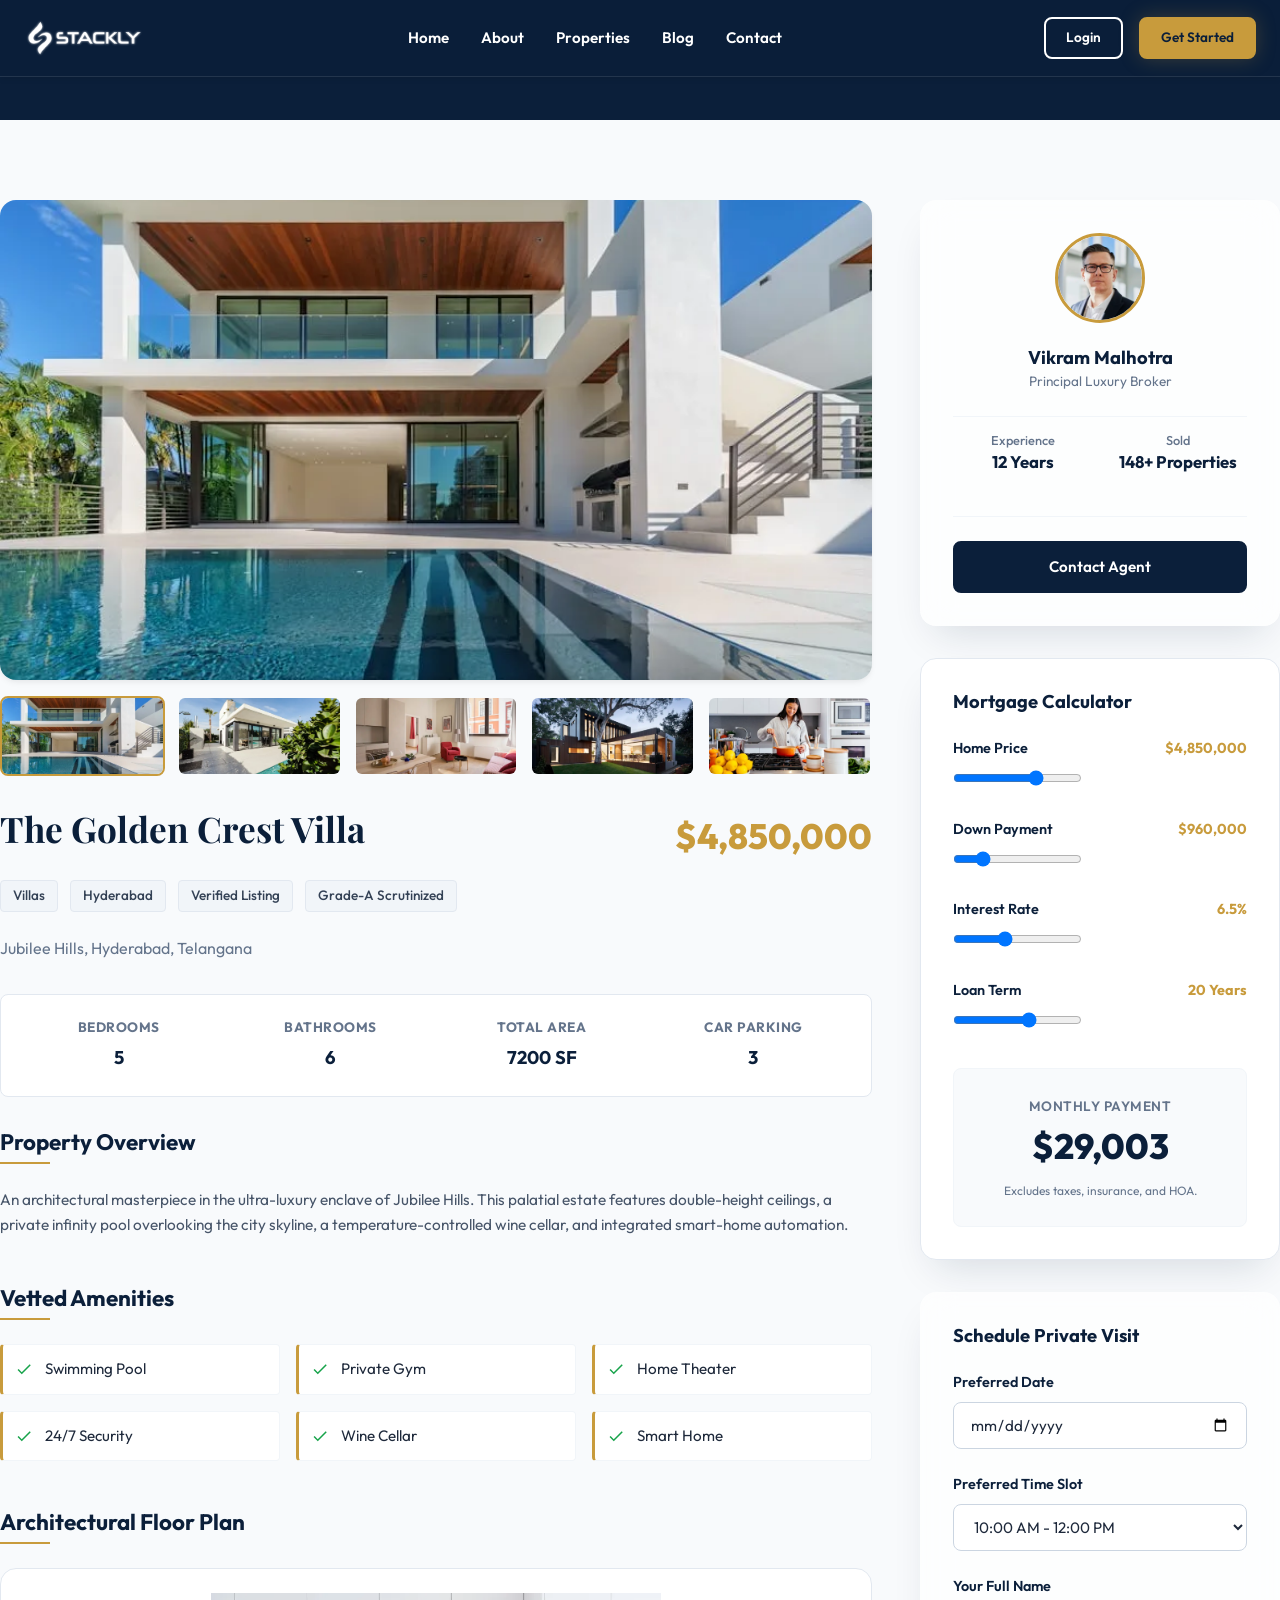
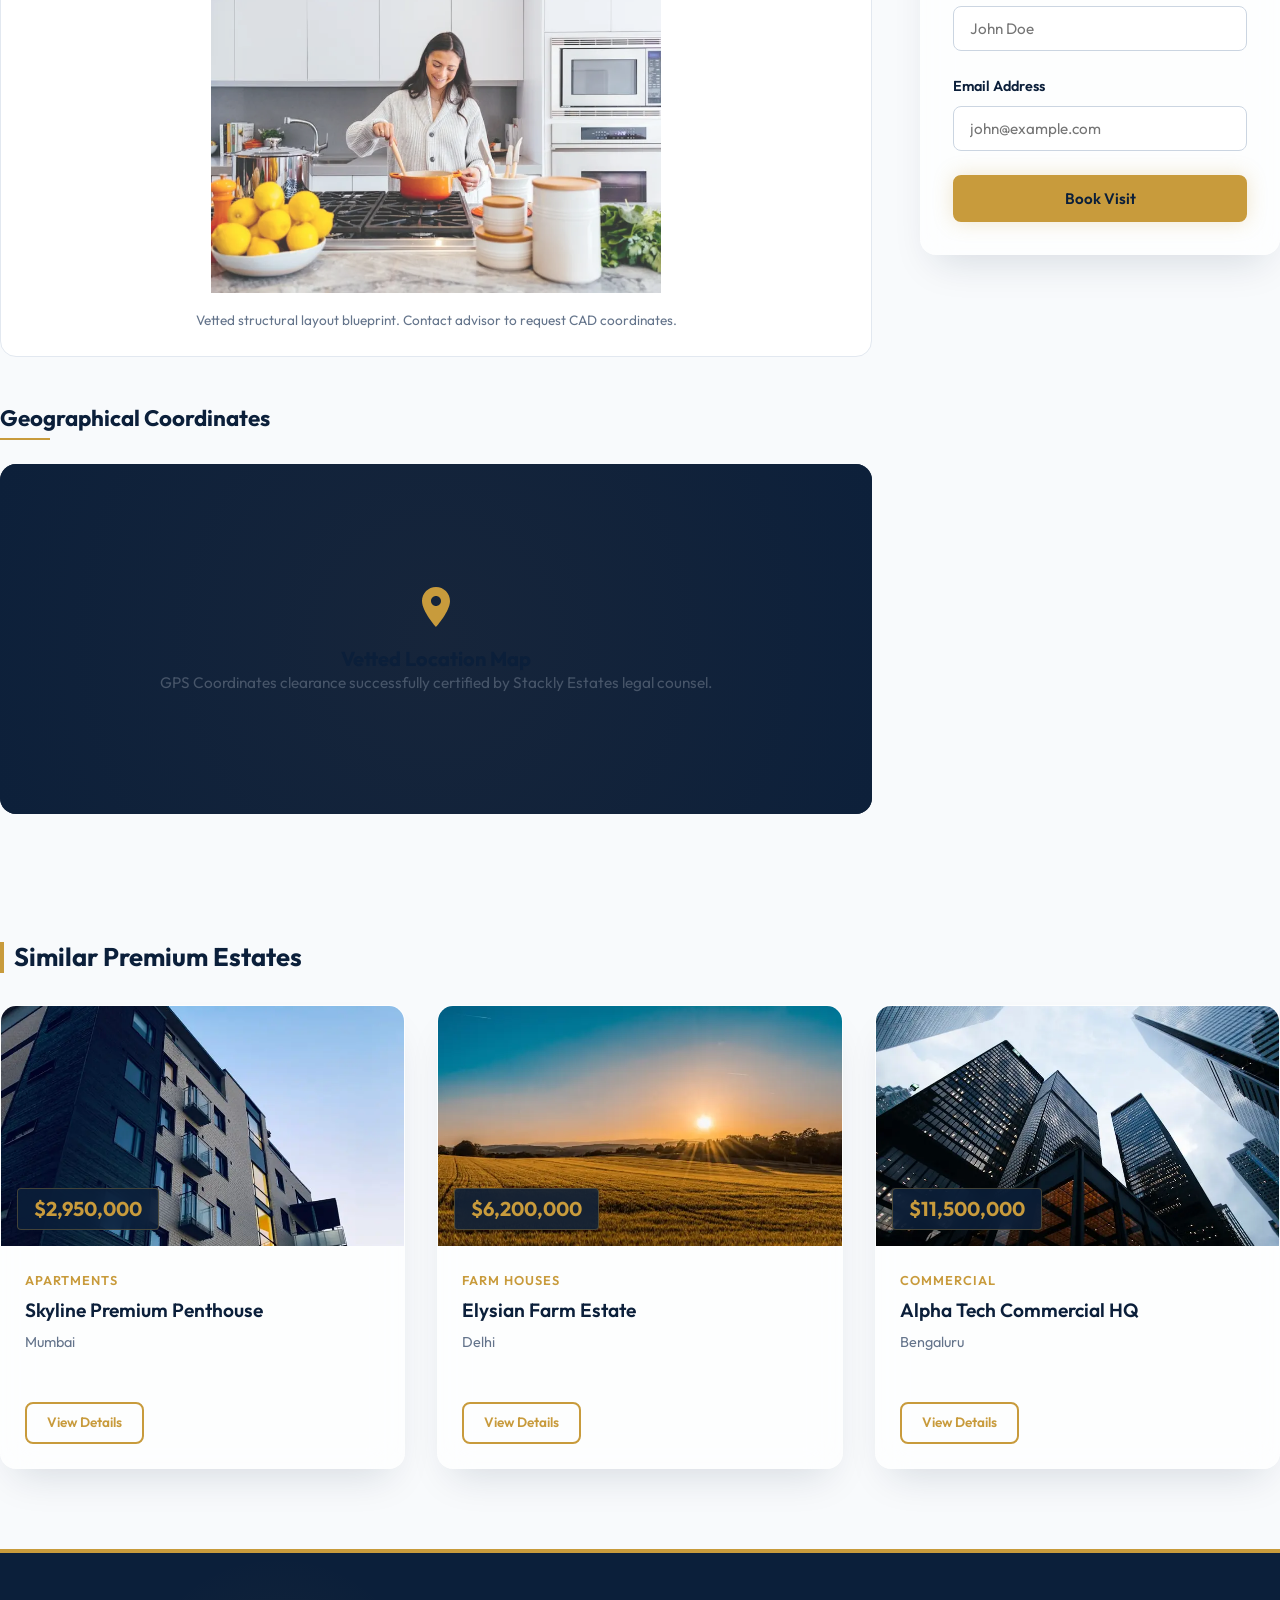
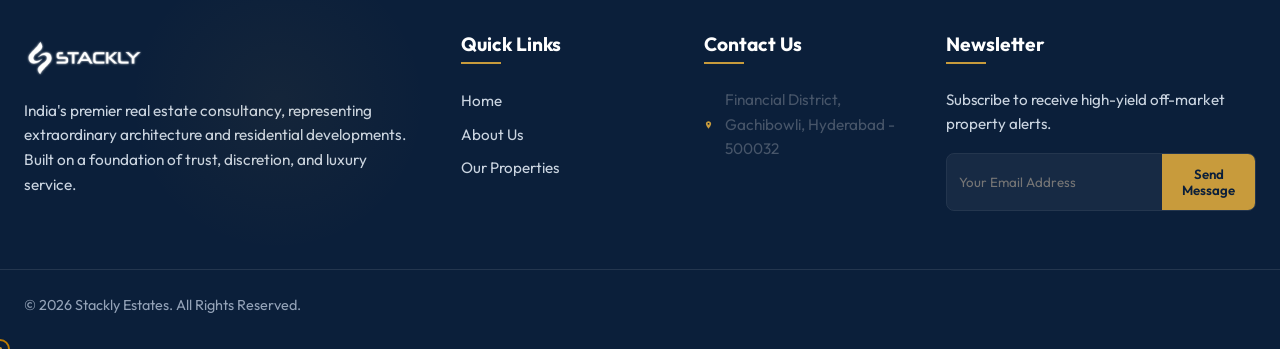
<file: property-details.html>
<!DOCTYPE html>
<html lang="en">
<head>
  <meta charset="UTF-8">
  <meta name="viewport" content="width=device-width, initial-scale=1.0">
  <title>Property Details | Stackly Estates</title>
  <meta name="description" content="Explore photos, features, floor plans, and agent details for this premium estate listing.">
  <link rel="stylesheet" href="css/main.css">
  <link rel="stylesheet" href="css/components.css">
  <link rel="stylesheet" href="css/pages/property-details.css">
</head>
<body>

  <!-- Scroll Progress Indicator -->
  <div class="scroll-progress-container">
    <div class="scroll-progress-bar"></div>
  </div>

  <!-- Header -->
  <header>
    <div class="container navbar">
      <a href="index.html" class="logo" aria-label="Stackly Home">
  <img class="logo-img" src="images/stackly-logo.webp" alt="Stackly Logo">
</a>
      <button class="hamburger" aria-label="Toggle Navigation">
        <span></span>
        <span></span>
        <span></span>
      </button>
      <ul class="nav-links">
        <li><a href="index.html" class="nav-link">Home</a></li>
        <li><a href="about.html" class="nav-link">About</a></li>
        <li><a href="properties.html" class="nav-link">Properties</a></li>
        <li><a href="blog.html" class="nav-link">Blog</a></li>
        <li><a href="contact.html" class="nav-link">Contact</a></li>
      </ul>
      <div class="nav-actions">
        <a href="login.html" class="btn btn-outline btn-sm btn-shimmer">Login</a>
        <a href="create-account.html" class="btn btn-secondary btn-sm btn-shimmer">Get Started</a>
      </div>
    </div>
  </header>

  <!-- Details Hero Header Placeholder -->
  <div style="background-color: var(--primary); padding: 100px 0 20px;"></div>

  <!-- Main Body Details Layout -->
  <main class="container section-padding">
    <div class="details-layout">
      <!-- Left Primary Content Column -->
      <section class="details-main-content">
        <!-- Gallery slider -->
        <div class="gallery-container">
          <div class="gallery-main-wrapper">
            <img class="gallery-main-img" id="gallery-main-img" src="images/properties/villa-1.webp" alt="Villa Details" style="cursor: zoom-in;">
          </div>
          <div class="gallery-thumbnails" id="gallery-thumbnails">
            <!-- JS populates thumbnails -->
          </div>
        </div>

        <!-- Title, Price and Meta -->
        <div class="details-header">
          <div class="details-title-row">
            <h1 id="details-title">Loading Estate Title...</h1>
            <span class="details-price" id="details-price">$0</span>
          </div>
          <div class="details-meta-tags">
            <span class="details-meta-tag" id="details-type">Villas</span>
            <span class="details-meta-tag" id="details-city">Hyderabad</span>
            <span class="details-meta-tag">Verified Listing</span>
            <span class="details-meta-tag">Grade-A Scrutinized</span>
          </div>
          <p id="details-address" style="font-size: 1rem; color: var(--slate-500); display: flex; align-items: center; gap: 0.5rem;">
            <svg viewBox="0 0 24 24" style="width: 16px; fill: var(--slate-400);"><path d="M12,2C8.13,2,5,5.13,5,9c0,5.25,7,13,7,13s7-7.75,7-13C19,5.13,15.87,2,12,2z M12,11.5c-1.38,0-2.5-1.12-2.5-2.5s1.12-2.5,2.5-2.5s2.5,1.12,2.5,2.5S13.38,11.5,12,11.5z"/></svg>
            Loading address...
          </p>
        </div>

        <!-- Specifications summary -->
        <div class="details-specs">
          <div class="details-spec-item">
            <h4>Bedrooms</h4>
            <p id="details-beds">0</p>
          </div>
          <div class="details-spec-item">
            <h4>Bathrooms</h4>
            <p id="details-baths">0</p>
          </div>
          <div class="details-spec-item">
            <h4>Total Area</h4>
            <p><span id="details-area">0</span> SF</p>
          </div>
          <div class="details-spec-item">
            <h4>Car Parking</h4>
            <p id="details-parking">0</p>
          </div>
        </div>

        <!-- Description block -->
        <div class="details-block">
          <h3>Property Overview</h3>
          <p id="details-description">Overview text is loading...</p>
        </div>

        <!-- Amenities block -->
        <div class="details-block">
          <h3>Vetted Amenities</h3>
          <div class="grid amenities-grid" id="amenities-grid">
            <!-- JS generates check items -->
          </div>
        </div>

        <!-- Floor Plan Block -->
        <div class="details-block">
          <h3>Architectural Floor Plan</h3>
          <div class="floor-plan-box">
            <img class="floor-plan-img" src="images/properties/kitchen-1.webp" alt="Floor Plan Blueprint" loading="lazy">
            <p style="font-size: 0.85rem; color: var(--slate-500); margin-top: 10px;">Vetted structural layout blueprint. Contact advisor to request CAD coordinates.</p>
          </div>
        </div>

        <!-- Map Placeholder -->
        <div class="details-block">
          <h3>Geographical Coordinates</h3>
          <div class="map-placeholder">
            <div class="map-placeholder-content">
              <svg viewBox="0 0 24 24"><path d="M12,2C8.13,2,5,5.13,5,9c0,5.25,7,13,7,13s7-7.75,7-13C19,5.13,15.87,2,12,2z M12,11.5c-1.38,0-2.5-1.12-2.5-2.5s1.12-2.5,2.5-2.5s2.5,1.12,2.5,2.5S13.38,11.5,12,11.5z"/></svg>
              <h4>Vetted Location Map</h4>
              <p>GPS Coordinates clearance successfully certified by Stackly Estates legal counsel.</p>
            </div>
          </div>
        </div>
      </section>

      <!-- Right Column Sidebar Widgets -->
      <aside class="details-sidebar">
        <!-- Agent Card -->
        <div class="glass-card sidebar-agent-card">
          <img class="sidebar-agent-avatar" id="agent-avatar" src="images/agents/agent-1.webp" alt="Agent Advisor">
          <h4 id="agent-name">Broker Advisor</h4>
          <p id="agent-designation">Elite Real Estate Specialist</p>
          
          <div class="agent-stats">
            <div class="agent-stat-item">
              <h5>Experience</h5>
              <p id="agent-experience">10 Years</p>
            </div>
            <div class="agent-stat-item">
              <h5>Sold</h5>
              <p id="agent-sold">120+ Deals</p>
            </div>
          </div>
          
          <a href="404.html" class="btn btn-primary btn-shimmer" style="width: 100%;">Contact Agent</a>
        </div>

        <!-- Mortgage Calculator Card -->
        <div class="glass-card mortgage-calculator-card">
          <h3 style="font-size: 1.15rem; margin-bottom: var(--spacing-md); color: var(--primary);">Mortgage Calculator</h3>
          <div class="mortgage-sliders">
            <div class="form-group" style="margin-bottom: 0;">
              <label class="form-label" style="display:flex; justify-content:space-between;">
                <span>Home Price</span>
                <span id="lbl-mortgage-price" style="color: var(--secondary); font-weight:700;">$0</span>
              </label>
              <input type="range" class="range-input" id="mortgage-price" min="100000" max="15000000" step="50000" value="4850000" aria-label="Home Price Slider">
            </div>

            <div class="form-group" style="margin-bottom: 0;">
              <label class="form-label" style="display:flex; justify-content:space-between;">
                <span>Down Payment</span>
                <span id="lbl-mortgage-down" style="color: var(--secondary); font-weight:700;">$0</span>
              </label>
              <input type="range" class="range-input" id="mortgage-down" min="10000" max="5000000" step="25000" value="970000" aria-label="Down Payment Slider">
            </div>

            <div class="form-group" style="margin-bottom: 0;">
              <label class="form-label" style="display:flex; justify-content:space-between;">
                <span>Interest Rate</span>
                <span id="lbl-mortgage-rate" style="color: var(--secondary); font-weight:700;">0%</span>
              </label>
              <input type="range" class="range-input" id="mortgage-rate" min="1.0" max="15.0" step="0.1" value="6.5" aria-label="Interest Rate Slider">
            </div>

            <div class="form-group" style="margin-bottom: 0;">
              <label class="form-label" style="display:flex; justify-content:space-between;">
                <span>Loan Term</span>
                <span id="lbl-mortgage-term" style="color: var(--secondary); font-weight:700;">0 Years</span>
              </label>
              <input type="range" class="range-input" id="mortgage-term" min="5" max="30" step="5" value="20" aria-label="Loan Term Slider">
            </div>
          </div>

          <div class="mortgage-output">
            <span class="mortgage-output-label">Monthly Payment</span>
            <div class="mortgage-output-price" id="mortgage-payment-output">$0</div>
            <span style="font-size:0.75rem; color:var(--slate-500);">Excludes taxes, insurance, and HOA.</span>
          </div>
        </div>

        <!-- Schedule Visit Card -->
        <div class="glass-card" style="padding: var(--spacing-lg); margin-top: var(--spacing-lg);">
          <h3 style="font-size: 1.15rem; margin-bottom: var(--spacing-md); color: var(--primary);">Schedule Private Visit</h3>
          <form id="visit-schedule-form">
            <div class="form-group">
              <label class="form-label" for="visit-date">Preferred Date</label>
              <input type="date" class="form-control" id="visit-date" required>
            </div>
            
            <div class="form-group">
              <label class="form-label" for="visit-time">Preferred Time Slot</label>
              <select class="form-control" id="visit-time" required>
                <option value="10:00 AM">10:00 AM - 12:00 PM</option>
                <option value="02:00 PM">02:00 PM - 04:00 PM</option>
                <option value="06:00 PM">06:00 PM - 08:00 PM</option>
              </select>
            </div>

            <div class="form-group">
              <label class="form-label" for="visit-name">Your Full Name</label>
              <input type="text" class="form-control" id="visit-name" placeholder="John Doe" required>
            </div>

            <div class="form-group">
              <label class="form-label" for="visit-email">Email Address</label>
              <input type="email" class="form-control" id="visit-email" placeholder="john@example.com" required>
            </div>

            <button type="submit" class="btn btn-secondary btn-shimmer" style="width: 100%;">Book Visit</button>
          </form>
        </div>
      </aside>
    </div>

    <!-- Similar Properties Recommendation Block -->
    <section class="reveal reveal-up" style="margin-top: var(--spacing-xxl);">
      <h3 style="font-size: 1.6rem; margin-bottom: var(--spacing-lg); border-left: 4px solid var(--secondary); padding-left: 10px;">Similar Premium Estates</h3>
      <div class="grid similar-properties-grid" id="similar-properties-grid">
        <!-- JS hydrates recommendations -->
      </div>
    </section>
  </main>

  <!-- Footer -->
  <footer>
    <div class="container footer-grid">
      <div class="footer-col footer-about">
        <a href="404.html" class="logo" aria-label="Stackly Home">
  <img class="logo-img" src="images/stackly-logo.webp" alt="Stackly Logo">
</a>
        <p>India's premier real estate consultancy, representing extraordinary architecture and residential developments. Built on a foundation of trust, discretion, and luxury service.</p>
      </div>
      
      <div class="footer-col">
        <h3>Quick Links</h3>
        <ul class="footer-links">
          <li><a href="404.html">Home</a></li>
          <li><a href="404.html">About Us</a></li>
          <li><a href="404.html">Our Properties</a></li>
        </ul>
      </div>

      <div class="footer-col">
        <h3>Contact Us</h3>
        <div class="footer-contact-item">
          <svg viewBox="0 0 24 24"><path d="M12,2C8.13,2,5,5.13,5,9c0,5.25,7,13,7,13s7-7.75,7-13C19,5.13,15.87,2,12,2z M12,11.5c-1.38,0-2.5-1.12-2.5-2.5s1.12-2.5,2.5-2.5s2.5,1.12,2.5,2.5S13.38,11.5,12,11.5z"/></svg>
          <p>Financial District, Gachibowli, Hyderabad - 500032</p>
        </div>
      </div>

      <div class="footer-col footer-newsletter">
        <h3>Newsletter</h3>
        <p>Subscribe to receive high-yield off-market property alerts.</p>
        <form id="footer-newsletter-form">
          <input type="email" placeholder="Your Email Address" required>
          <button type="submit">Send Message</button>
        </form>
      </div>
    </div>
    
    <div class="container footer-bottom">
      <p>&copy; 2026 Stackly Estates. All Rights Reserved.</p>
    </div>
  </footer>

  <!-- Scripts -->
  <script src="js/data.js"></script>
  <script src="js/main.js"></script>
  <script src="js/pages/property-details.js"></script>
</body>
</html>
</file>
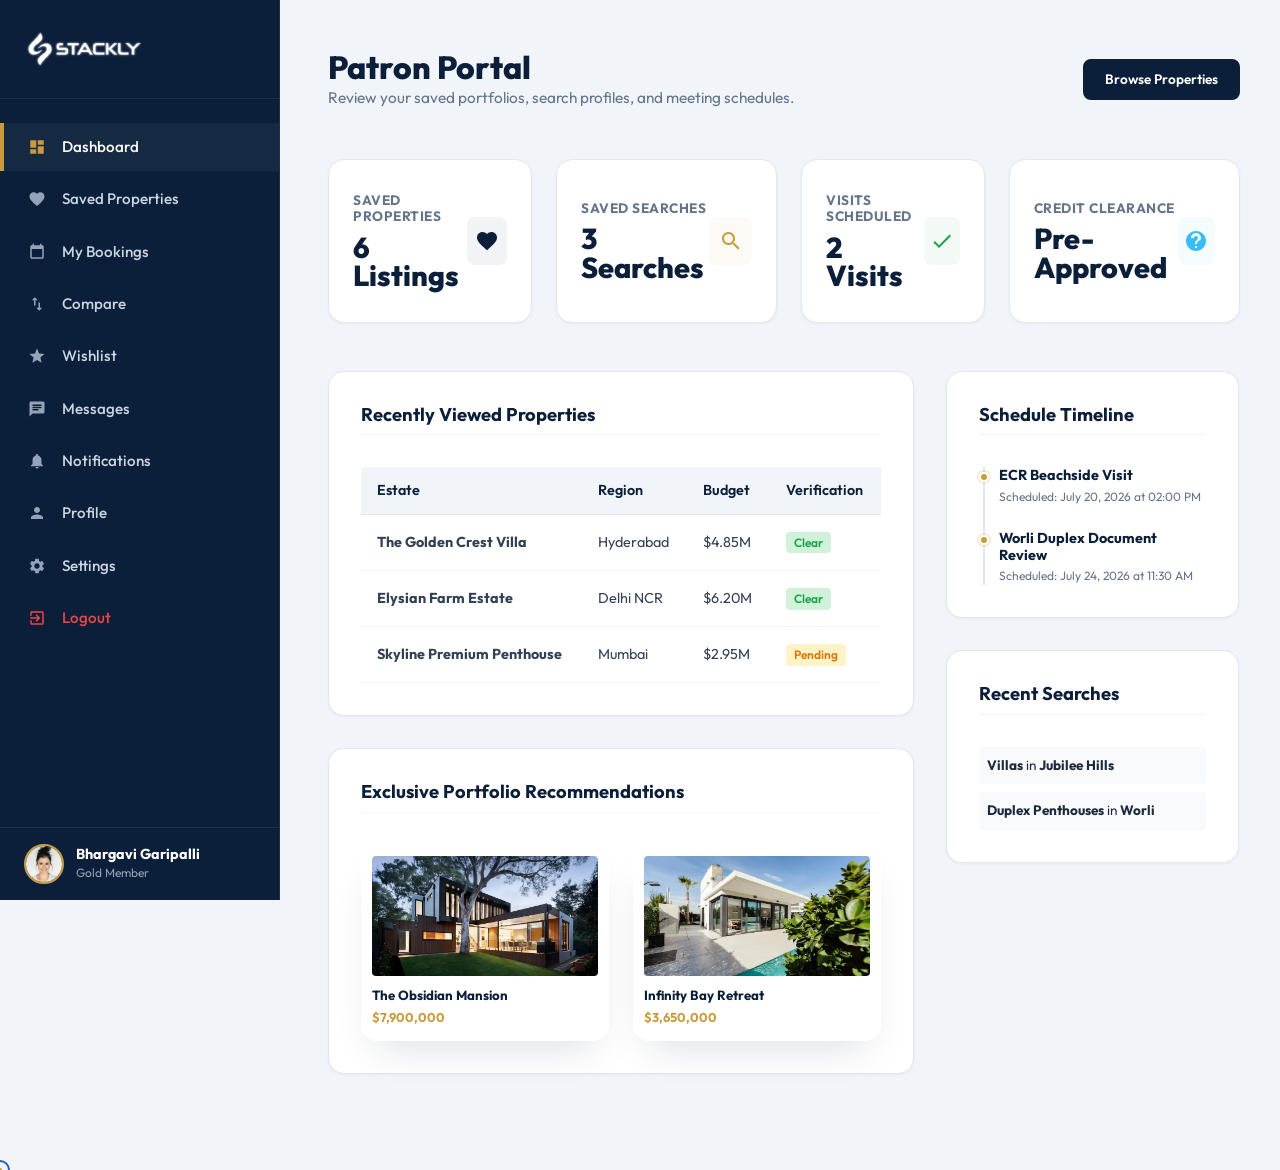
<file: user-dashboard.html>
<!DOCTYPE html>
<html lang="en">
<head>
  <meta charset="UTF-8">
  <meta name="viewport" content="width=device-width, initial-scale=1.0">
  <title>User Dashboard | Stackly Estates</title>
  <meta name="description" content="View saved listings, appointment metrics, and active transaction parameters.">
  <link rel="stylesheet" href="css/main.css">
  <link rel="stylesheet" href="css/components.css">
  <link rel="stylesheet" href="css/pages/dashboards.css">
</head>
<body>

  <div class="dashboard-container">
    <!-- Mobile top header bar -->
    <div class="dashboard-mobile-bar">
      <a href="index.html" class="logo" aria-label="Stackly Home">
  <img class="logo-img" src="images/stackly-logo.webp" alt="Stackly Logo">
</a>
      <button class="sidebar-toggle-btn" aria-label="Toggle Dashboard Menu">
        <svg viewBox="0 0 24 24"><path d="M3 18h18v-2H3v2zm0-5h18v-2H3v2zm0-7v2h18V6H3z"/></svg>
      </button>
    </div>

    <!-- Sidebar Layout panel -->
    <aside class="dashboard-sidebar">
      <div class="sidebar-header">
        <a href="index.html" class="logo" aria-label="Stackly Home">
  <img class="logo-img" src="images/stackly-logo.webp" alt="Stackly Logo">
</a>
      </div>

      <ul class="sidebar-menu">
        <li class="sidebar-item">
          <a href="#" data-tab="user-tab-dashboard" class="sidebar-link active">
            <svg viewBox="0 0 24 24"><path d="M3 13h8V3H3v10zm0 8h8v-6H3v6zm10 0h8V11h-8v10zm0-18v6h8V3h-8z"/></svg>
            Dashboard
          </a>
        </li>
        <li class="sidebar-item"><a href="#" data-tab="user-tab-saved" class="sidebar-link"><svg viewBox="0 0 24 24"><path d="M12 21.35l-1.45-1.32C5.4 15.36 2 12.28 2 8.5 2 5.42 4.42 3 7.5 3c1.74 0 3.41.81 4.5 2.09C13.09 3.81 14.76 3 16.5 3 19.58 3 22 5.42 22 8.5c0 3.78-3.4 6.86-8.55 11.54L12 21.35z"/></svg> Saved Properties</a></li>
        <li class="sidebar-item"><a href="#" data-tab="user-tab-bookings" class="sidebar-link"><svg viewBox="0 0 24 24"><path d="M19 3h-1V1h-2v2H8V1H6v2H5c-1.11 0-1.99.9-1.99 2L3 19c0 1.1.89 2 2 2h14c1.1 0 2-.9 2-2V5c0-1.1-.9-2-2-2zm0 16H5V8h14v11z"/></svg> My Bookings</a></li>
        <li class="sidebar-item"><a href="#" data-tab="user-tab-compare" class="sidebar-link"><svg viewBox="0 0 24 24"><path d="M16 17.01V10h-2v7.01h-3L15 21l4-3.99h-3zM9 3L5 6.99h3V14h2V6.99h3L9 3z"/></svg> Compare</a></li>
        <li class="sidebar-item"><a href="#" data-tab="user-tab-wishlist" class="sidebar-link"><svg viewBox="0 0 24 24"><path d="M12 17.27L18.18 21l-1.64-7.03L22 9.24l-7.19-.61L12 2 9.19 8.63 2 9.24l5.46 4.73L5.82 21z"/></svg> Wishlist</a></li>
        <li class="sidebar-item"><a href="#" data-tab="user-tab-messages" class="sidebar-link"><svg viewBox="0 0 24 24"><path d="M20 2H4c-1.1 0-1.99.9-1.99 2L2 22l4-4h14c1.1 0 2-.9 2-2V4c0-1.1-.9-2-2-2zM6 9h12v2H6V9zm8 5H6v-2h8v2zm4-6H6V6h12v2z"/></svg> Messages</a></li>
        <li class="sidebar-item"><a href="#" data-tab="user-tab-notifications" class="sidebar-link"><svg viewBox="0 0 24 24"><path d="M12 22c1.1 0 2-.9 2-2h-4c0 1.1.89 2 2 2zm6-6v-5c0-3.07-1.64-5.64-4.5-6.32V4c0-.83-.67-1.5-1.5-1.5s-1.5.67-1.5 1.5v.68C7.63 5.36 6 7.92 6 11v5l-2 2v1h16v-1l-2-2z"/></svg> Notifications</a></li>
        <li class="sidebar-item"><a href="#" data-tab="user-tab-profile" class="sidebar-link"><svg viewBox="0 0 24 24"><path d="M12 12c2.21 0 4-1.79 4-4s-1.79-4-4-4-4 1.79-4 4 1.79 4 4 4zm0 2c-2.67 0-8 1.34-8 4v2h16v-2c0-2.66-5.33-4-8-4z"/></svg> Profile</a></li>
        <li class="sidebar-item"><a href="#" data-tab="user-tab-settings" class="sidebar-link"><svg viewBox="0 0 24 24"><path d="M19.14 12.94c.04-.3.06-.61.06-.94 0-.32-.02-.64-.07-.94l2.03-1.58c.18-.14.23-.41.12-.61l-1.92-3.32c-.12-.22-.37-.29-.59-.22l-2.39.96c-.5-.38-1.03-.7-1.62-.94l-.36-2.54c-.04-.24-.24-.41-.48-.41h-3.84c-.24 0-.43.17-.47.41l-.36 2.54c-.59.24-1.13.57-1.62.94l-2.39-.96c-.22-.08-.47 0-.59.22L2.74 8.87c-.12.21-.08.47.12.61l2.03 1.58c-.05.3-.09.63-.09.94s.02.64.07.94l-2.03 1.58c-.18.14-.23.41-.12.61l1.92 3.32c.12.22.37.29.59.22l2.39-.96c.5.38 1.03.7 1.62.94l.36 2.54c.05.24.24.41.48.41h3.84c.24 0 .44-.17.47-.41l.36-2.54c.59-.24 1.13-.56 1.62-.94l2.39.96c.22.08.47 0 .59-.22l1.92-3.32c.12-.22.07-.47-.12-.61l-2.01-1.58zM12 15.6c-1.98 0-3.6-1.62-3.6-3.6s1.62-3.6 3.6-3.6 3.6 1.62 3.6 3.6-1.62 3.6-3.6 3.6z"/></svg> Settings</a></li>
        
        <li class="sidebar-item" style="margin-top: auto;">
          <a href="login.html" class="sidebar-link" style="color: #EF4444;">
            <svg viewBox="0 0 24 24" style="fill: #EF4444;"><path d="M10.09 15.59L11.5 17l5-5-5-5-1.41 1.41L12.67 11H3v2h9.67l-2.58 2.59zM19 3H5c-1.11 0-2 .9-2 2v4h2V5h14v14H5v-4H3v4c0 1.1.89 2 2 2h14c1.1 0 2-.9 2-2V5c0-1.1-.9-2-2-2z"/></svg>
            Logout
          </a>
        </li>
      </ul>

      <div class="sidebar-user-badge">
        <img class="sidebar-user-avatar" src="images/agents/agent-4.webp" alt="User Profile Image">
        <div class="sidebar-user-name">
          <h5>Bhargavi Garipalli</h5>
          <p>Gold Member</p>
        </div>
      </div>
    </aside>

    <!-- Main Board -->
    <main class="dashboard-main">
      <!-- PANEL 1: Dashboard Overview -->
      <div class="dashboard-tab-panel active" id="user-tab-dashboard">
        <div class="dashboard-header-row">
          <div>
            <h1>Patron Portal</h1>
            <p style="color: var(--slate-500);">Review your saved portfolios, search profiles, and meeting schedules.</p>
          </div>
          <div class="dashboard-actions-row">
            <a href="properties.html" class="btn btn-primary btn-sm btn-shimmer">Browse Properties</a>
          </div>
        </div>

        <!-- KPI metrics -->
        <section class="dashboard-kpis">
          <div class="kpi-card">
            <div class="kpi-details">
              <h4>Saved Properties</h4>
              <p>6 Listings</p>
            </div>
            <div class="kpi-icon-box blue">
              <svg viewBox="0 0 24 24"><path d="M12 21.35l-1.45-1.32C5.4 15.36 2 12.28 2 8.5 2 5.42 4.42 3 7.5 3c1.74 0 3.41.81 4.5 2.09C13.09 3.81 14.76 3 16.5 3 19.58 3 22 5.42 22 8.5c0 3.78-3.4 6.86-8.55 11.54L12 21.35z"/></svg>
            </div>
          </div>

          <div class="kpi-card">
            <div class="kpi-details">
              <h4>Saved Searches</h4>
              <p>3 Searches</p>
            </div>
            <div class="kpi-icon-box gold">
              <svg viewBox="0 0 24 24"><path d="M15.5 14h-.79l-.28-.27C15.41 12.59 16 11.11 16 9.5 16 5.91 13.09 3 9.5 3S3 5.91 3 9.5 5.91 16 9.5 16c1.61 0 3.09-.59 4.23-1.57l.27.28v.79l5 4.99L20.49 19l-4.99-5zm-6 0C7.01 14 5 11.99 5 9.5S7.01 5 9.5 5 14 7.01 14 9.5 11.99 14 9.5 14z"/></svg>
            </div>
          </div>

          <div class="kpi-card">
            <div class="kpi-details">
              <h4>Visits Scheduled</h4>
              <p>2 Visits</p>
            </div>
            <div class="kpi-icon-box green">
              <svg viewBox="0 0 24 24"><path d="M9 16.17L4.83 12l-1.42 1.41L9 19 21 7l-1.41-1.41z"/></svg>
            </div>
          </div>

          <div class="kpi-card">
            <div class="kpi-details">
              <h4>Credit Clearance</h4>
              <p>Pre-Approved</p>
            </div>
            <div class="kpi-icon-box sky">
              <svg viewBox="0 0 24 24"><path d="M12 2C6.48 2 2 6.48 2 12s4.48 10 10 10 10-4.48 10-10S17.52 2 12 2zm1 17h-2v-2h2v2zm2.07-7.75l-.9.92C13.45 12.9 13 13.5 13 15h-2v-.5c0-1.1.45-2.1 1.17-2.83l1.24-1.26c.37-.36.59-.86.59-1.41 0-1.1-.9-2-2-2s-2 .9-2 2H7c0-2.76 2.24-5 5-5s5 2.24 5 5c0 1.04-.42 1.99-1.07 2.75z"/></svg>
            </div>
          </div>
        </section>

        <!-- Feeds Grid -->
        <div class="grid dashboard-grid-2">
          <div style="display:flex; flex-direction:column; gap:2rem;">
            <div class="dashboard-panel-card">
              <h3>Recently Viewed Properties</h3>
              <div class="dashboard-table-wrapper">
                <table class="dashboard-table">
                  <thead>
                    <tr>
                      <th>Estate</th>
                      <th>Region</th>
                      <th>Budget</th>
                      <th>Verification</th>
                    </tr>
                  </thead>
                  <tbody>
                    <tr>
                      <td><strong>The Golden Crest Villa</strong></td>
                      <td>Hyderabad</td>
                      <td>$4.85M</td>
                      <td><span class="badge-status approved">Clear</span></td>
                    </tr>
                    <tr>
                      <td><strong>Elysian Farm Estate</strong></td>
                      <td>Delhi NCR</td>
                      <td>$6.20M</td>
                      <td><span class="badge-status approved">Clear</span></td>
                    </tr>
                    <tr>
                      <td><strong>Skyline Premium Penthouse</strong></td>
                      <td>Mumbai</td>
                      <td>$2.95M</td>
                      <td><span class="badge-status pending">Pending</span></td>
                    </tr>
                  </tbody>
                </table>
              </div>
            </div>

            <div class="dashboard-panel-card">
              <h3>Exclusive Portfolio Recommendations</h3>
              <div style="display:grid; grid-template-columns:1fr 1fr; gap:1.5rem;">
                <div class="glass-card" style="padding:10px;">
                  <img src="images/properties/villa-3.webp" alt="Obsidian" style="width:100%; height:120px; object-fit:cover; border-radius:4px; margin-bottom:5px;">
                  <h5 style="margin:0;">The Obsidian Mansion</h5>
                  <span style="font-size:0.8rem; color:var(--secondary); font-weight:700;">$7,900,000</span>
                </div>
                <div class="glass-card" style="padding:10px;">
                  <img src="images/properties/villa-2.webp" alt="ECR" style="width:100%; height:120px; object-fit:cover; border-radius:4px; margin-bottom:5px;">
                  <h5 style="margin:0;">Infinity Bay Retreat</h5>
                  <span style="font-size:0.8rem; color:var(--secondary); font-weight:700;">$3,650,000</span>
                </div>
              </div>
            </div>
          </div>

          <div style="display:flex; flex-direction:column; gap:2rem;">
            <div class="dashboard-panel-card">
              <h3>Schedule Timeline</h3>
              <div class="activity-timeline">
                <div class="timeline-event">
                  <span class="timeline-event-dot"></span>
                  <div class="timeline-event-info">
                    <h5>ECR Beachside Visit</h5>
                    <p>Scheduled: July 20, 2026 at 02:00 PM</p>
                  </div>
                </div>

                <div class="timeline-event">
                  <span class="timeline-event-dot"></span>
                  <div class="timeline-event-info">
                    <h5>Worli Duplex Document Review</h5>
                    <p>Scheduled: July 24, 2026 at 11:30 AM</p>
                  </div>
                </div>
              </div>
            </div>

            <div class="dashboard-panel-card">
              <h3>Recent Searches</h3>
              <div style="display:flex; flex-direction:column; gap:0.5rem;">
                <div style="padding:0.5rem; background:var(--slate-50); border-radius:4px; font-size:0.85rem;">
                  <strong>Villas</strong> in <strong>Jubilee Hills</strong>
                </div>
                <div style="padding:0.5rem; background:var(--slate-50); border-radius:4px; font-size:0.85rem;">
                  <strong>Duplex Penthouses</strong> in <strong>Worli</strong>
                </div>
              </div>
            </div>
          </div>
        </div>
      </div>

      <!-- PANEL 2: Saved Properties -->
      <div class="dashboard-tab-panel" id="user-tab-saved">
        <div class="dashboard-header-row">
          <div>
            <h1>Saved Properties</h1>
            <p style="color: var(--slate-500);">Your curated portfolio of bookmarked luxury residences.</p>
          </div>
        </div>
        <div class="grid" style="grid-template-columns: repeat(3, 1fr); gap: 1.5rem;">
          <div class="dashboard-panel-card">
            <img src="images/properties/villa-1.webp" alt="Villa" style="width:100%; height:160px; object-fit:cover; border-radius:8px; margin-bottom:1rem;">
            <h4>The Golden Crest Villa</h4>
            <p style="color:var(--secondary); font-weight:700; margin-bottom:0.5rem;">$4,850,000</p>
            <p style="font-size:0.85rem; color:var(--slate-500); margin-bottom:1rem;">Gachibowli, Hyderabad • 5 Beds • 6 Baths</p>
            <a href="404.html" class="btn btn-outline-gold btn-sm" style="width:100%;">View Details</a>
          </div>

          <div class="dashboard-panel-card">
            <img src="images/properties/apt-1.webp" alt="Penthouse" style="width:100%; height:160px; object-fit:cover; border-radius:8px; margin-bottom:1rem;">
            <h4>Skyline Premium Penthouse</h4>
            <p style="color:var(--secondary); font-weight:700; margin-bottom:0.5rem;">$2,950,000</p>
            <p style="font-size:0.85rem; color:var(--slate-500); margin-bottom:1rem;">Worli, Mumbai • 4 Beds • 4 Baths</p>
            <a href="404.html" class="btn btn-outline-gold btn-sm" style="width:100%;">View Details</a>
          </div>

          <div class="dashboard-panel-card">
            <img src="images/properties/farm-1.webp" alt="Farm" style="width:100%; height:160px; object-fit:cover; border-radius:8px; margin-bottom:1rem;">
            <h4>Elysian Farm Estate</h4>
            <p style="color:var(--secondary); font-weight:700; margin-bottom:0.5rem;">$6,200,000</p>
            <p style="font-size:0.85rem; color:var(--slate-500); margin-bottom:1rem;">Chhatarpur, New Delhi • 6 Beds • 7 Baths</p>
            <a href="404.html" class="btn btn-outline-gold btn-sm" style="width:100%;">View Details</a>
          </div>
        </div>
      </div>

      <!-- PANEL 3: My Bookings -->
      <div class="dashboard-tab-panel" id="user-tab-bookings">
        <div class="dashboard-header-row">
          <div>
            <h1>My Scheduled Bookings</h1>
            <p style="color: var(--slate-500);">Track your confirmed site tours and digital compliance briefings.</p>
          </div>
        </div>
        <div class="dashboard-panel-card">
          <div class="dashboard-table-wrapper">
            <table class="dashboard-table">
              <thead>
                <tr>
                  <th>Booking ID</th>
                  <th>Estate Title</th>
                  <th>Assigned Broker</th>
                  <th>Date & Time</th>
                  <th>Meeting Format</th>
                  <th>Status</th>
                </tr>
              </thead>
              <tbody>
                <tr>
                  <td>#BK-9402</td>
                  <td><strong>Infinity Bay Retreat</strong></td>
                  <td>Vikram Malhotra</td>
                  <td>July 22, 2026 • 02:00 PM</td>
                  <td>In-Person Tour</td>
                  <td><span class="badge-status approved">Confirmed</span></td>
                </tr>
                <tr>
                  <td>#BK-8319</td>
                  <td><strong>Skyline Penthouse</strong></td>
                  <td>Aanya Sen</td>
                  <td>July 25, 2026 • 11:30 AM</td>
                  <td>Virtual Conference</td>
                  <td><span class="badge-status pending">Pending</span></td>
                </tr>
                <tr>
                  <td>#BK-7201</td>
                  <td><strong>Elysian Farm Estate</strong></td>
                  <td>Rajesh Kulkarni</td>
                  <td>July 10, 2026 • 04:00 PM</td>
                  <td>In-Person Tour</td>
                  <td><span class="badge-status approved">Completed</span></td>
                </tr>
              </tbody>
            </table>
          </div>
        </div>
      </div>

      <!-- PANEL 4: Compare -->
      <div class="dashboard-tab-panel" id="user-tab-compare">
        <div class="dashboard-header-row">
          <div>
            <h1>Compare Portfolio Specifications</h1>
            <p style="color: var(--slate-500);">Side-by-side technical evaluation of your shortlisted estates.</p>
          </div>
        </div>
        <div class="dashboard-panel-card">
          <div class="dashboard-table-wrapper">
            <table class="dashboard-table" style="text-align:center;">
              <thead>
                <tr>
                  <th style="text-align:left;">Specification</th>
                  <th>Golden Crest Villa</th>
                  <th>Skyline Penthouse</th>
                  <th>Elysian Farm Estate</th>
                </tr>
              </thead>
              <tbody>
                <tr>
                  <td style="text-align:left;"><strong>Listed Price</strong></td>
                  <td><span style="color:var(--secondary); font-weight:700;">$4,850,000</span></td>
                  <td><span style="color:var(--secondary); font-weight:700;">$2,950,000</span></td>
                  <td><span style="color:var(--secondary); font-weight:700;">$6,200,000</span></td>
                </tr>
                <tr>
                  <td style="text-align:left;"><strong>Location</strong></td>
                  <td>Hyderabad</td>
                  <td>Mumbai</td>
                  <td>Delhi NCR</td>
                </tr>
                <tr>
                  <td style="text-align:left;"><strong>Bedrooms / Baths</strong></td>
                  <td>5 Beds / 6 Baths</td>
                  <td>4 Beds / 4 Baths</td>
                  <td>6 Beds / 7 Baths</td>
                </tr>
                <tr>
                  <td style="text-align:left;"><strong>Built-up Area</strong></td>
                  <td>6,400 sq.ft</td>
                  <td>4,200 sq.ft</td>
                  <td>9,800 sq.ft</td>
                </tr>
                <tr>
                  <td style="text-align:left;"><strong>Private Pool</strong></td>
                  <td>Yes (Infinity)</td>
                  <td>No (Shared Gym)</td>
                  <td>Yes (Heated)</td>
                </tr>
                <tr>
                  <td style="text-align:left;"><strong>Title Clearance</strong></td>
                  <td><span class="badge-status approved">Clear</span></td>
                  <td><span class="badge-status pending">In Progress</span></td>
                  <td><span class="badge-status approved">Clear</span></td>
                </tr>
              </tbody>
            </table>
          </div>
        </div>
      </div>

      <!-- PANEL 5: Wishlist -->
      <div class="dashboard-tab-panel" id="user-tab-wishlist">
        <div class="dashboard-header-row">
          <div>
            <h1>My Wishlist</h1>
            <p style="color: var(--slate-500);">Keep track of properties you intend to bid on.</p>
          </div>
        </div>
        <div class="grid" style="grid-template-columns: repeat(2, 1fr); gap: 1.5rem;">
          <div class="dashboard-panel-card" style="display:flex; gap:1rem; align-items:center;">
            <img src="images/properties/villa-1.webp" style="width:140px; height:100px; object-fit:cover; border-radius:6px;">
            <div style="flex-grow:1;">
              <h4>Golden Crest Villa</h4>
              <p style="color:var(--secondary); font-weight:700; margin-bottom:5px;">$4,850,000</p>
              <button class="btn btn-outline-gold btn-sm">Book Tour</button>
            </div>
          </div>

          <div class="dashboard-panel-card" style="display:flex; gap:1rem; align-items:center;">
            <img src="images/properties/farm-1.webp" style="width:140px; height:100px; object-fit:cover; border-radius:6px;">
            <div style="flex-grow:1;">
              <h4>Elysian Farm Estate</h4>
              <p style="color:var(--secondary); font-weight:700; margin-bottom:5px;">$6,200,000</p>
              <button class="btn btn-outline-gold btn-sm">Book Tour</button>
            </div>
          </div>
        </div>
      </div>

      <!-- PANEL 6: Messages -->
      <div class="dashboard-tab-panel" id="user-tab-messages">
        <div class="dashboard-header-row">
          <div>
            <h1>Advisory Messages</h1>
            <p style="color: var(--slate-500);">Direct communication channel with your assigned luxury real estate brokers.</p>
          </div>
        </div>
        <div class="dashboard-panel-card" style="display:grid; grid-template-columns:1fr 2fr; gap:1.5rem; min-height:360px;">
          <!-- Left Advisor List -->
          <div style="border-right:1px solid var(--slate-100); padding-right:1rem;">
            <h4 style="margin-bottom:1rem;">Conversations</h4>
            <div style="padding:0.75rem; background:var(--slate-100); border-radius:6px; margin-bottom:0.5rem; cursor:pointer;">
              <strong>Vikram Malhotra</strong>
              <p style="font-size:0.75rem; color:var(--slate-500); margin:0;">Title deed verification files sent...</p>
            </div>
            <div style="padding:0.75rem; background:var(--slate-50); border-radius:6px; margin-bottom:0.5rem; cursor:pointer;">
              <strong>Aanya Sen</strong>
              <p style="font-size:0.75rem; color:var(--slate-500); margin:0;">Virtual tour scheduled for Friday...</p>
            </div>
          </div>

          <!-- Right Chat Thread -->
          <div style="display:flex; flex-direction:column; justify-content:space-between;">
            <div>
              <div style="border-bottom:1px solid var(--slate-100); padding-bottom:0.5rem; margin-bottom:1rem;">
                <h4 style="margin:0;">Vikram Malhotra (Principal Luxury Broker)</h4>
              </div>
              <div style="display:flex; flex-direction:column; gap:1rem;">
                <div style="background:var(--slate-100); padding:0.75rem; border-radius:8px; max-width:80%;">
                  <p style="margin:0; font-size:0.85rem;">Hello Ms. Garipalli, the title verification documents for Golden Crest Villa are cleared. Please review the attached PDF.</p>
                  <span style="font-size:0.7rem; color:var(--slate-400);">10:14 AM</span>
                </div>
                <div style="background:var(--primary); color:var(--white); padding:0.75rem; border-radius:8px; max-width:80%; align-self:flex-end;">
                  <p style="margin:0; font-size:0.85rem;">Thank you Vikram. I will review and let you know my availability for the closing meeting.</p>
                  <span style="font-size:0.7rem; color:var(--slate-300);">10:20 AM</span>
                </div>
              </div>
            </div>
            
            <div style="display:flex; gap:0.5rem; margin-top:1rem;">
              <input type="text" class="form-control" placeholder="Type message..." style="flex-grow:1;">
              <button class="btn btn-primary btn-sm">Send</button>
            </div>
          </div>
        </div>
      </div>

      <!-- PANEL 7: Notifications -->
      <div class="dashboard-tab-panel" id="user-tab-notifications">
        <div class="dashboard-header-row">
          <div>
            <h1>Notifications & Alerts</h1>
            <p style="color: var(--slate-500);">Stay informed on price adjustments, document clearances, and tour confirmations.</p>
          </div>
        </div>
        <div class="dashboard-panel-card">
          <div style="display:flex; flex-direction:column; gap:1rem;">
            <div style="padding:1rem; border-left:4px solid var(--secondary); background:var(--slate-50); border-radius:4px;">
              <h5 style="margin:0 0 4px 0;">Price Drop Alert: Skyline Penthouse</h5>
              <p style="font-size:0.85rem; color:var(--slate-600); margin:0;">Price reduced by $100,000 on your bookmarked penthouse listing in Worli.</p>
              <span style="font-size:0.75rem; color:var(--slate-400);">2 hours ago</span>
            </div>

            <div style="padding:1rem; border-left:4px solid var(--accent); background:var(--slate-50); border-radius:4px;">
              <h5 style="margin:0 0 4px 0;">Viewing Slot Confirmed</h5>
              <p style="font-size:0.85rem; color:var(--slate-600); margin:0;">Your in-person visit to Infinity Bay Retreat is confirmed for July 22 at 02:00 PM.</p>
              <span style="font-size:0.75rem; color:var(--slate-400);">1 day ago</span>
            </div>

            <div style="padding:1rem; border-left:4px solid var(--primary); background:var(--slate-50); border-radius:4px;">
              <h5 style="margin:0 0 4px 0;">Title Document Verification Completed</h5>
              <p style="font-size:0.85rem; color:var(--slate-600); margin:0;">Our legal desk has verified land registry title deed #HYD-9402.</p>
              <span style="font-size:0.75rem; color:var(--slate-400);">3 days ago</span>
            </div>
          </div>
        </div>
      </div>

      <!-- PANEL 8: Profile -->
      <div class="dashboard-tab-panel" id="user-tab-profile">
        <div class="dashboard-header-row">
          <div>
            <h1>Patron Profile</h1>
            <p style="color: var(--slate-500);">Manage your personal parameters and VIP membership details.</p>
          </div>
        </div>
        <div class="grid" style="grid-template-columns:1fr 2fr; gap:2rem;">
          <div class="dashboard-panel-card" style="text-align:center;">
            <img src="images/agents/agent-4.webp" style="width:100px; height:100px; border-radius:50%; object-fit:cover; border:3px solid var(--secondary); margin:0 auto 1rem;">
            <h4>Bhargavi Garipalli</h4>
            <span style="background:var(--secondary); color:var(--primary); font-size:0.75rem; font-weight:700; padding:2px 10px; border-radius:4px;">Gold Member</span>
            <p style="font-size:0.85rem; color:var(--slate-500); margin-top:1rem;">Member Since: January 2026<br>VIP Priority Service Active</p>
          </div>

          <div class="dashboard-panel-card">
            <h3>Personal Information</h3>
            <form>
              <div style="display:grid; grid-template-columns:1fr 1fr; gap:1rem; margin-bottom:1rem;">
                <div>
                  <label class="form-label">Full Name</label>
                  <input type="text" class="form-control" value="Bhargavi Garipalli">
                </div>
                <div>
                  <label class="form-label">Email Address</label>
                  <input type="email" class="form-control" value="bhargavi@example.com">
                </div>
              </div>
              <div style="display:grid; grid-template-columns:1fr 1fr; gap:1rem; margin-bottom:1rem;">
                <div>
                  <label class="form-label">Mobile Number</label>
                  <input type="text" class="form-control" value="+91 98765 43210">
                </div>
                <div>
                  <label class="form-label">Investment Bracket</label>
                  <select class="form-control">
                    <option selected>$2M - $5M Range</option>
                    <option>$5M - $10M Range</option>
                    <option>$10M+ Enterprise Range</option>
                  </select>
                </div>
              </div>
              <button type="submit" class="btn btn-primary btn-sm btn-shimmer">Save Changes</button>
            </form>
          </div>
        </div>
      </div>

      <!-- PANEL 9: Settings -->
      <div class="dashboard-tab-panel" id="user-tab-settings">
        <div class="dashboard-header-row">
          <div>
            <h1>Security & Preferences</h1>
            <p style="color: var(--slate-500);">Configure password controls, alert preferences, and currency settings.</p>
          </div>
        </div>
        <div class="grid" style="grid-template-columns:1fr 1fr; gap:2rem;">
          <div class="dashboard-panel-card">
            <h3>Password & Security</h3>
            <form>
              <div style="margin-bottom:1rem;">
                <label class="form-label">Current Password</label>
                <input type="password" class="form-control" value="••••••••">
              </div>
              <div style="margin-bottom:1rem;">
                <label class="form-label">New Password</label>
                <input type="password" class="form-control" placeholder="Minimum 8 characters">
              </div>
              <button type="submit" class="btn btn-secondary btn-sm btn-shimmer">Update Password</button>
            </form>
          </div>

          <div class="dashboard-panel-card">
            <h3>Preferences</h3>
            <div style="display:flex; flex-direction:column; gap:1rem;">
              <div style="display:flex; justify-content:space-between; align-items:center;">
                <div>
                  <strong>Email Market Briefings</strong>
                  <p style="font-size:0.75rem; color:var(--slate-500); margin:0;">Receive weekly high-yield report summaries</p>
                </div>
                <input type="checkbox" checked style="width:20px; height:20px;">
              </div>
              <div style="display:flex; justify-content:space-between; align-items:center;">
                <div>
                  <strong>SMS Price Drop Alerts</strong>
                  <p style="font-size:0.75rem; color:var(--slate-500); margin:0;">Instant notification when saved items change price</p>
                </div>
                <input type="checkbox" checked style="width:20px; height:20px;">
              </div>
            </div>
          </div>
        </div>
      </div>
    </main>
  </div>

  <!-- Scripts -->
  <script src="js/data.js"></script>
  <script src="js/main.js"></script>
  <script src="js/pages/dashboards.js"></script>
</body>
</html>
</file>
<file: css/main.css>
@import url('https://fonts.googleapis.com/css2?family=Outfit:wght@300;400;500;600;700;800&family=Playfair+Display:ital,wght@0,400;0,600;0,700;1,400&display=swap');

/* --- CSS Variables & Design Tokens --- */
:root {
  /* Colors */
  --primary: #0B1F3A;
  --primary-rgb: 11, 31, 58;
  --secondary: #C89B3C;
  --secondary-rgb: 200, 155, 60;
  --accent: #16A34A;
  --accent-rgb: 22, 163, 74;
  --highlight: #38BDF8;
  --highlight-rgb: 56, 189, 248;
  --bg-light: #F8FAFC;
  --bg-dark: #071120;
  --white: #FFFFFF;
  --slate-50: #F8FAFC;
  --slate-100: #F1F5F9;
  --slate-200: #E2E8F0;
  --slate-300: #CBD5E1;
  --slate-400: #94A3B8;
  --slate-500: #64748B;
  --slate-600: #475569;
  --slate-700: #334155;
  --slate-800: #1E293B;
  --slate-900: #0F172A;

  /* Typography */
  --font-sans: 'Outfit', sans-serif;
  --font-serif: 'Playfair Display', serif;

  /* Spacing */
  --spacing-xs: 0.5rem;
  --spacing-sm: 1rem;
  --spacing-md: 1.5rem;
  --spacing-lg: 2rem;
  --spacing-xl: 3rem;
  --spacing-xxl: 5rem;

  /* Borders & Shadows */
  --radius-sm: 4px;
  --radius-md: 8px;
  --radius-lg: 16px;
  --radius-xl: 24px;
  --radius-full: 9999px;
  --border-glass: 1px solid rgba(255, 255, 255, 0.15);
  --border-glass-dark: 1px solid rgba(15, 23, 42, 0.1);
  --shadow-sm: 0 1px 3px rgba(0, 0, 0, 0.05);
  --shadow-md: 0 4px 6px -1px rgba(0, 0, 0, 0.05), 0 2px 4px -1px rgba(0, 0, 0, 0.03);
  --shadow-lg: 0 10px 15px -3px rgba(0, 0, 0, 0.08), 0 4px 6px -2px rgba(0, 0, 0, 0.04);
  --shadow-premium: 0 20px 40px -15px rgba(11, 31, 58, 0.15);
  --shadow-glow: 0 0 20px rgba(200, 155, 60, 0.25);
  
  /* Transitions */
  --transition-fast: 0.2s cubic-bezier(0.4, 0, 0.2, 1);
  --transition-normal: 0.3s cubic-bezier(0.4, 0, 0.2, 1);
  --transition-slow: 0.5s cubic-bezier(0.4, 0, 0.2, 1);
  --transition-bounce: 0.5s cubic-bezier(0.175, 0.885, 0.32, 1.275);
}

/* --- Resets & Global Styles --- */
*, *::before, *::after {
  box-sizing: border-box;
  margin: 0;
  padding: 0;
}

html {
  font-size: 16px;
  scroll-behavior: smooth;
  -webkit-font-smoothing: antialiased;
  -moz-osx-font-smoothing: grayscale;
  overflow-x: hidden;
  width: 100%;
  max-width: 100%;
}

body {
  font-family: var(--font-sans);
  background-color: var(--bg-light);
  color: var(--slate-800);
  line-height: 1.6;
  overflow-x: hidden;
  width: 100%;
  max-width: 100%;
  min-height: 100vh;
}

/* Custom Scrollbar */
::-webkit-scrollbar {
  width: 10px;
}
::-webkit-scrollbar-track {
  background: var(--slate-100);
}
::-webkit-scrollbar-thumb {
  background: var(--primary);
  border-radius: var(--radius-full);
  border: 2px solid var(--slate-100);
}
::-webkit-scrollbar-thumb:hover {
  background: var(--secondary);
}

/* Typography Fluid Resizing */
h1, h2, h3, h4, h5, h6 {
  font-family: var(--font-sans);
  color: var(--primary);
  font-weight: 700;
  line-height: 1.2;
}

h1 { font-size: clamp(2.25rem, 5vw, 4rem); }
h2 { font-size: clamp(1.75rem, 4vw, 2.5rem); font-family: var(--font-serif); font-weight: 600; }
h3 { font-size: clamp(1.25rem, 3vw, 1.75rem); }
h4 { font-size: 1.25rem; }
p { font-size: clamp(0.95rem, 1.2vw, 1.1rem); color: var(--slate-600); }
a { text-decoration: none; color: inherit; transition: var(--transition-fast); }

/* --- Common Layout Helpers --- */
.container {
  width: 100%;
  max-width: 1280px;
  margin: 0 auto;
  padding: 0 var(--spacing-md);
}

.section-padding {
  padding: var(--spacing-xxl) 0;
}

.text-center { text-align: center; }
.flex { display: flex; }
.grid { display: grid; }
.relative { position: relative; }
.overflow-hidden { overflow: hidden; }

/* Custom Cursor (Luxury Micro-interaction) */
.custom-cursor {
  width: 20px;
  height: 20px;
  border: 2px solid var(--secondary);
  border-radius: 50%;
  position: fixed;
  transform: translate(-50%, -50%);
  pointer-events: none;
  z-index: 9999;
  transition: width 0.2s, height 0.2s, background-color 0.2s;
  mix-blend-mode: difference;
}
.custom-cursor-dot {
  width: 4px;
  height: 4px;
  background-color: var(--secondary);
  border-radius: 50%;
  position: fixed;
  transform: translate(-50%, -50%);
  pointer-events: none;
  z-index: 9999;
}
.custom-cursor.hovered {
  width: 44px;
  height: 44px;
  background-color: rgba(200, 155, 60, 0.1);
  border-color: var(--secondary);
}

/* Glassmorphism Styles */
.glass-card {
  background: rgba(255, 255, 255, 0.7);
  backdrop-filter: blur(16px);
  -webkit-backdrop-filter: blur(16px);
  border: var(--border-glass);
  box-shadow: var(--shadow-premium);
  border-radius: var(--radius-lg);
  transition: var(--transition-normal);
}
.glass-card-dark {
  background: rgba(11, 31, 58, 0.8);
  backdrop-filter: blur(20px);
  -webkit-backdrop-filter: blur(20px);
  border: 1px solid rgba(255, 255, 255, 0.1);
  box-shadow: var(--shadow-premium);
  border-radius: var(--radius-lg);
  color: var(--white);
}

/* Scroll Progress Bar */
.scroll-progress-container {
  position: fixed;
  top: 0;
  left: 0;
  width: 100%;
  height: 4px;
  z-index: 1001;
  background: transparent;
}
.scroll-progress-bar {
  height: 100%;
  background: linear-gradient(90deg, var(--secondary), var(--highlight));
  width: 0%;
  transition: width 0.1s ease-out;
}

/* --- Global Navbar --- */
header {
  position: fixed;
  top: 0;
  left: 0;
  width: 100%;
  z-index: 1000;
  background: rgba(11, 31, 58, 0.98);
  backdrop-filter: blur(16px);
  -webkit-backdrop-filter: blur(16px);
  border-bottom: 1px solid rgba(255, 255, 255, 0.1);
  transition: var(--transition-normal);
  padding: 0.8rem 0;
  box-shadow: var(--shadow-md);
}
header.scrolled {
  background: rgba(11, 31, 58, 0.98);
  padding: 0.6rem 0;
}

.navbar {
  display: flex;
  justify-content: space-between;
  align-items: center;
}

.logo {
  display: flex;
  align-items: center;
  gap: 0.5rem;
  text-decoration: none;
  cursor: pointer;
}
.logo-img {
  height: 50px;
  width: auto;
  max-width: 220px;
  object-fit: contain;
  filter: brightness(0) invert(1) drop-shadow(0 0 1px rgba(255, 255, 255, 0.8));
  transition: transform var(--transition-normal);
}
.logo:hover .logo-img {
  transform: scale(1.08);
}

.nav-links {
  display: flex;
  list-style: none;
  gap: 2rem;
  align-items: center;
}
.nav-link {
  color: #FFFFFF;
  font-weight: 600;
  font-size: 0.95rem;
  position: relative;
  padding: 0.5rem 0;
}
header.scrolled .nav-link {
  color: #FFFFFF;
}
.nav-link:hover, .nav-link.active {
  color: var(--secondary);
}
.nav-link::after {
  content: '';
  position: absolute;
  bottom: 0;
  left: 0;
  width: 0;
  height: 2px;
  background-color: var(--secondary);
  transition: var(--transition-normal);
}
.nav-link:hover::after, .nav-link.active::after {
  width: 100%;
}

.nav-actions {
  display: flex;
  gap: 1rem;
  align-items: center;
}

/* Hamburger Menu */
.hamburger {
  display: none;
  flex-direction: column;
  justify-content: space-between;
  width: 24px;
  height: 18px;
  background: transparent;
  border: none;
  cursor: pointer;
  z-index: 1002;
}
.hamburger span {
  width: 100%;
  height: 2px;
  background-color: var(--white);
  transition: var(--transition-normal);
  border-radius: var(--radius-full);
}

/* Ripple effect container */
.ripple {
  position: absolute;
  border-radius: 50%;
  background: rgba(255, 255, 255, 0.4);
  transform: scale(0);
  animation: ripple-effect 0.6s linear;
  pointer-events: none;
}
@keyframes ripple-effect {
  to {
    transform: scale(4);
    opacity: 0;
  }
}

/* --- Global Footer --- */
footer {
  background-color: var(--primary);
  color: var(--white);
  padding: var(--spacing-xxl) 0 var(--spacing-lg);
  border-top: 4px solid var(--secondary);
  position: relative;
  overflow: hidden;
}
footer::before {
  content: '';
  position: absolute;
  top: 0;
  left: 10%;
  width: 300px;
  height: 300px;
  background: radial-gradient(circle, rgba(200, 155, 60, 0.05) 0%, transparent 70%);
  pointer-events: none;
}

.footer-grid {
  display: grid;
  grid-template-columns: 2fr 1fr 1fr 1.5fr;
  gap: 3rem;
  margin-bottom: var(--spacing-xl);
}

.footer-col h3 {
  color: var(--white);
  margin-bottom: var(--spacing-md);
  position: relative;
  padding-bottom: 0.5rem;
  font-size: 1.2rem;
}
.footer-col h3::after {
  content: '';
  position: absolute;
  bottom: 0;
  left: 0;
  width: 40px;
  height: 2px;
  background-color: var(--secondary);
}

.footer-about p {
  color: var(--slate-300);
  margin-top: var(--spacing-sm);
  margin-bottom: var(--spacing-md);
}

.footer-links {
  list-style: none;
}
.footer-links li {
  margin-bottom: var(--spacing-xs);
}
.footer-links a {
  color: var(--slate-300);
  font-size: 0.95rem;
}
.footer-links a:hover {
  color: var(--secondary);
  padding-left: 5px;
}

.footer-contact-item {
  display: flex;
  align-items: center;
  gap: 0.75rem;
  margin-bottom: var(--spacing-sm);
  color: var(--slate-300);
}
.footer-contact-item svg {
  width: 18px;
  height: 18px;
  fill: var(--secondary);
}

.footer-socials {
  display: flex;
  gap: 1rem;
}
.footer-social-btn {
  width: 36px;
  height: 36px;
  border-radius: 50%;
  border: 1px solid rgba(255, 255, 255, 0.2);
  display: flex;
  align-items: center;
  justify-content: center;
  transition: var(--transition-normal);
}
.footer-social-btn:hover {
  background-color: var(--secondary);
  border-color: var(--secondary);
  transform: translateY(-3px);
}
.footer-social-btn svg {
  width: 16px;
  height: 16px;
  fill: var(--white);
}

.footer-newsletter p {
  color: var(--slate-300);
  margin-bottom: var(--spacing-sm);
  font-size: 0.95rem;
}
.footer-newsletter form {
  display: flex;
  border-radius: var(--radius-md);
  overflow: hidden;
  border: 1px solid rgba(255, 255, 255, 0.1);
}
.footer-newsletter input {
  flex: 1;
  padding: 0.75rem;
  border: none;
  background: rgba(255, 255, 255, 0.05);
  color: var(--white);
  font-family: var(--font-sans);
}
.footer-newsletter input:focus {
  outline: none;
}
.footer-newsletter button {
  background-color: var(--secondary);
  color: var(--primary);
  border: none;
  padding: 0.75rem 1.25rem;
  font-weight: 600;
  cursor: pointer;
  font-family: var(--font-sans);
  transition: var(--transition-fast);
}
.footer-newsletter button:hover {
  background-color: var(--white);
}

.footer-bottom {
  border-top: 1px solid rgba(255, 255, 255, 0.1);
  padding-top: var(--spacing-md);
  display: flex;
  justify-content: space-between;
  align-items: center;
  flex-wrap: wrap;
  gap: 1rem;
}
.footer-bottom p {
  color: var(--slate-400);
  font-size: 0.9rem;
}
.footer-bottom-links {
  display: flex;
  gap: 1.5rem;
  list-style: none;
}
.footer-bottom-links a {
  color: var(--slate-400);
  font-size: 0.9rem;
}
.footer-bottom-links a:hover {
  color: var(--secondary);
}

/* --- Scroll Reveal Animations --- */
.reveal {
  opacity: 1;
  transform: none;
  transition: opacity var(--transition-slow), transform var(--transition-slow);
}
.reveal-up {
  transform: none;
}
.reveal-left {
  transform: none;
}
.reveal-right {
  transform: none;
}
.reveal-zoom {
  transform: none;
}
.reveal-visible {
  opacity: 1;
  transform: translate(0) scale(1);
}

/* --- Floating & Morphing Blob Anims --- */
.blob {
  position: absolute;
  width: 500px;
  height: 500px;
  background: radial-gradient(circle, rgba(200, 155, 60, 0.08) 0%, transparent 60%);
  border-radius: 43% 57% 41% 59% / 57% 45% 55% 43%;
  animation: morph 12s ease-in-out infinite alternate;
  z-index: 0;
  pointer-events: none;
}
@keyframes morph {
  0% { border-radius: 43% 57% 41% 59% / 57% 45% 55% 43%; transform: translate(0, 0) rotate(0deg); }
  50% { border-radius: 54% 46% 62% 38% / 40% 60% 40% 60%; transform: translate(50px, -30px) rotate(90deg); }
  100% { border-radius: 43% 57% 41% 59% / 57% 45% 55% 43%; transform: translate(-20px, 40px) rotate(180deg); }
}

/* --- Responsive Media Queries (General) --- */
@media (max-width: 992px) {
  .hamburger {
    display: flex;
  }
  .nav-links {
    position: fixed;
    top: 0;
    right: -100%;
    width: 300px;
    height: 100vh;
    background: var(--primary);
    flex-direction: column;
    justify-content: center;
    gap: 2rem;
    padding: var(--spacing-xl);
    box-shadow: -5px 0 25px rgba(0,0,0,0.3);
    transition: var(--transition-slow);
    z-index: 1001;
  }
  .nav-links.active {
    right: 0;
  }
  .nav-link {
    color: var(--white);
    font-size: 1.2rem;
  }
  .nav-actions {
    display: none;
  }
  .footer-grid {
    grid-template-columns: 1fr 1fr;
  }
}

@media (max-width: 576px) {
  .footer-grid {
    grid-template-columns: 1fr;
    gap: 2rem;
  }
  .footer-bottom {
    flex-direction: column;
    text-align: center;
  }
}

/* --- Screen-Matched CTA Banner & 4-Column Footer --- */
.cta-banner-section {
  background: linear-gradient(135deg, #4F46E5 0%, #7C3AED 50%, #6366F1 100%);
  padding: 5rem 1.5rem;
  text-align: center;
  color: #FFFFFF;
  position: relative;
  overflow: hidden;
}
.cta-banner-section h2 {
  font-size: 2.8rem;
  font-weight: 800;
  color: #FFFFFF;
  margin-bottom: 1rem;
  font-family: var(--font-sans);
}
.cta-banner-section p {
  font-size: 1.15rem;
  color: rgba(255, 255, 255, 0.9);
  max-width: 650px;
  margin: 0 auto 2.5rem;
}
.cta-btn-group {
  display: flex;
  justify-content: center;
  gap: 1.25rem;
  flex-wrap: wrap;
}
.btn-pill-white {
  background: #FFFFFF;
  color: #4F46E5;
  border-radius: 50px;
  padding: 0.85rem 2rem;
  font-weight: 700;
  font-size: 1rem;
  transition: all var(--transition-normal);
  border: 2px solid #FFFFFF;
  display: inline-block;
  text-decoration: none;
}
.btn-pill-white:hover {
  background: transparent;
  color: #FFFFFF;
  transform: translateY(-2px);
}
.btn-pill-outline {
  background: rgba(255, 255, 255, 0.15);
  color: #FFFFFF;
  border-radius: 50px;
  padding: 0.85rem 2rem;
  font-weight: 700;
  font-size: 1rem;
  border: 2px solid rgba(255, 255, 255, 0.4);
  backdrop-filter: blur(10px);
  transition: all var(--transition-normal);
  display: inline-block;
  text-decoration: none;
}
.btn-pill-outline:hover {
  background: #FFFFFF;
  color: #4F46E5;
  transform: translateY(-2px);
}

footer.custom-footer {
  background-color: #070E1B;
  color: var(--slate-300);
  padding: 4.5rem 0 2rem;
  position: relative;
  font-family: var(--font-sans);
}
.custom-footer-grid {
  display: grid;
  grid-template-columns: 2fr 1fr 1fr 1.5fr;
  gap: 3rem;
  margin-bottom: 3rem;
}
.footer-col-title {
  color: #FFFFFF;
  font-size: 1.05rem;
  font-weight: 700;
  letter-spacing: 0.5px;
  text-transform: uppercase;
  margin-bottom: 1.5rem;
  display: flex;
  align-items: center;
  gap: 0.5rem;
}
.footer-col-title::before {
  content: '';
  display: inline-block;
  width: 3px;
  height: 16px;
  background-color: var(--highlight);
  border-radius: 2px;
}
.footer-links-list {
  list-style: none;
  padding: 0;
  margin: 0;
}
.footer-links-list li {
  margin-bottom: 0.75rem;
}
.footer-links-list a {
  color: var(--slate-400);
  font-size: 0.95rem;
  transition: var(--transition-fast);
  text-decoration: none;
}
.footer-links-list a:hover {
  color: var(--highlight);
  padding-left: 4px;
}
.footer-social-boxes {
  display: flex;
  gap: 0.6rem;
  margin-top: 1.5rem;
}
.social-box {
  width: 38px;
  height: 38px;
  background: rgba(255, 255, 255, 0.05);
  border: 1px solid rgba(255, 255, 255, 0.1);
  border-radius: 6px;
  display: flex;
  align-items: center;
  justify-content: center;
  color: var(--slate-300);
  font-weight: 600;
  font-size: 0.9rem;
  transition: var(--transition-fast);
  text-decoration: none;
}
.social-box:hover {
  background: var(--highlight);
  border-color: var(--highlight);
  color: #070E1B;
  transform: translateY(-2px);
}
.footer-contact-row {
  display: flex;
  align-items: flex-start;
  gap: 0.75rem;
  margin-bottom: 1rem;
  font-size: 0.9rem;
  color: var(--slate-400);
}
.footer-contact-row svg {
  width: 18px;
  height: 18px;
  fill: var(--highlight);
  flex-shrink: 0;
  margin-top: 2px;
}

.footer-bottom-bar {
  border-top: 1px solid rgba(255, 255, 255, 0.08);
  padding-top: 1.5rem;
  display: flex;
  justify-content: space-between;
  align-items: center;
  flex-wrap: wrap;
  gap: 1rem;
  font-size: 0.85rem;
  color: var(--slate-400);
}
.footer-bottom-links {
  display: flex;
  gap: 1.5rem;
  list-style: none;
  padding: 0;
  margin: 0;
}
.footer-bottom-links a {
  color: var(--slate-400);
  transition: var(--transition-fast);
  text-decoration: none;
}
.footer-bottom-links a:hover {
  color: var(--white);
}

.back-to-top-btn {
  position: fixed;
  bottom: 25px;
  right: 25px;
  width: 44px;
  height: 44px;
  border-radius: 50%;
  background-color: #4F46E5;
  color: #FFFFFF;
  border: none;
  display: flex;
  align-items: center;
  justify-content: center;
  box-shadow: 0 4px 15px rgba(79, 70, 229, 0.4);
  cursor: pointer;
  z-index: 999;
  transition: var(--transition-normal);
}
.back-to-top-btn:hover {
  background-color: #6366F1;
  transform: translateY(-4px);
}

@media (max-width: 992px) {
  .custom-footer-grid {
    grid-template-columns: 1fr 1fr;
    gap: 2.5rem;
  }
}

@media (max-width: 576px) {
  .custom-footer-grid {
    grid-template-columns: 1fr;
    gap: 2rem;
  }
  .cta-banner-section h2 {
    font-size: 2rem;
  }
  .footer-bottom-bar {
    flex-direction: column;
    text-align: center;
  }
}
</file>
<file: css/components.css>
/* --- Premium Buttons --- */
.btn {
  display: inline-flex;
  align-items: center;
  justify-content: center;
  padding: 0.75rem 1.75rem;
  font-family: var(--font-sans);
  font-size: 0.95rem;
  font-weight: 600;
  border-radius: var(--radius-md);
  border: 2px solid transparent;
  cursor: pointer;
  transition: var(--transition-normal);
  position: relative;
  overflow: hidden;
  gap: 0.5rem;
  z-index: 1;
}

.btn-primary {
  background-color: var(--primary);
  color: var(--white);
  border-color: var(--primary);
}
.btn-primary:hover {
  background-color: transparent;
  color: var(--primary);
  box-shadow: var(--shadow-md);
  transform: translateY(-2px);
}

.btn-secondary {
  background-color: var(--secondary);
  color: var(--primary);
  border-color: var(--secondary);
  box-shadow: var(--shadow-glow);
}
.btn-secondary:hover {
  background-color: transparent;
  color: var(--secondary);
  transform: translateY(-2px);
  box-shadow: 0 8px 24px rgba(200, 155, 60, 0.4);
}

.btn-outline {
  background-color: transparent;
  color: var(--white);
  border-color: var(--white);
}
.btn-outline:hover {
  background-color: var(--white);
  color: var(--primary);
  transform: translateY(-2px);
}

.btn-outline-gold {
  background-color: transparent;
  color: var(--secondary);
  border-color: var(--secondary);
}
.btn-outline-gold:hover {
  background-color: var(--secondary);
  color: var(--primary);
  transform: translateY(-2px);
}

.btn-sm {
  padding: 0.5rem 1.25rem;
  font-size: 0.85rem;
}
.btn-lg {
  padding: 1rem 2.25rem;
  font-size: 1.05rem;
}

/* Button Shimmer Effect */
.btn-shimmer::before {
  content: '';
  position: absolute;
  top: 0;
  left: -100%;
  width: 50%;
  height: 100%;
  background: linear-gradient(
    90deg,
    rgba(255, 255, 255, 0) 0%,
    rgba(255, 255, 255, 0.3) 50%,
    rgba(255, 255, 255, 0) 100%
  );
  transform: skewX(-25deg);
  transition: 0.75s;
  z-index: -1;
}
.btn-shimmer:hover::before {
  left: 150%;
}

/* --- Luxury Property Card --- */
.property-card {
  overflow: hidden;
  position: relative;
  display: flex;
  flex-direction: column;
  height: 100%;
}
.property-card:hover {
  transform: translateY(-8px);
  box-shadow: var(--shadow-premium), 0 15px 30px rgba(11, 31, 58, 0.1);
  border-color: var(--secondary);
}

.property-card-img-wrapper {
  position: relative;
  width: 100%;
  height: 240px;
  overflow: hidden;
}
.property-card-img {
  width: 100%;
  height: 100%;
  object-fit: cover;
  transition: var(--transition-slow);
}
.property-card:hover .property-card-img {
  transform: scale(1.08);
}

.property-badge {
  position: absolute;
  top: 1rem;
  left: 1rem;
  background-color: var(--primary);
  color: var(--white);
  padding: 0.25rem 0.75rem;
  font-size: 0.8rem;
  font-weight: 600;
  border-radius: var(--radius-sm);
  border-left: 3px solid var(--secondary);
}

.property-card-actions {
  position: absolute;
  top: 1rem;
  right: 1rem;
  display: flex;
  flex-direction: column;
  gap: 0.5rem;
}
.property-action-btn {
  width: 36px;
  height: 36px;
  border-radius: 50%;
  background: rgba(255, 255, 255, 0.9);
  border: none;
  display: flex;
  align-items: center;
  justify-content: center;
  cursor: pointer;
  transition: var(--transition-normal);
  box-shadow: var(--shadow-sm);
}
.property-action-btn:hover {
  background-color: var(--white);
  transform: scale(1.1);
}
.property-action-btn svg {
  width: 18px;
  height: 18px;
  fill: var(--slate-600);
  transition: var(--transition-fast);
}
.property-action-btn.active svg {
  fill: #EF4444; /* Heart fill */
}
.property-action-btn.compare-active svg {
  fill: var(--highlight); /* Compare fill */
}

.property-card-price {
  position: absolute;
  bottom: 1rem;
  left: 1rem;
  background: rgba(11, 31, 58, 0.85);
  backdrop-filter: blur(8px);
  color: var(--secondary);
  font-size: 1.25rem;
  font-weight: 700;
  padding: 0.25rem 1rem;
  border-radius: var(--radius-sm);
  border: 1px solid rgba(200, 155, 60, 0.3);
}

.property-card-content {
  padding: var(--spacing-md);
  display: flex;
  flex-direction: column;
  flex-grow: 1;
}

.property-card-tag {
  color: var(--secondary);
  font-size: 0.8rem;
  font-weight: 600;
  text-transform: uppercase;
  margin-bottom: 0.5rem;
  letter-spacing: 1px;
}

.property-card-title {
  font-size: 1.2rem;
  color: var(--primary);
  margin-bottom: 0.5rem;
  font-weight: 600;
  line-height: 1.3;
}

.property-card-address {
  display: flex;
  align-items: center;
  gap: 0.25rem;
  font-size: 0.9rem;
  color: var(--slate-500);
  margin-bottom: var(--spacing-md);
}
.property-card-address svg {
  width: 14px;
  height: 14px;
  fill: var(--slate-400);
}

.property-card-features {
  display: grid;
  grid-template-columns: repeat(2, 1fr);
  gap: 0.75rem;
  padding-top: var(--spacing-md);
  border-top: 1px solid var(--slate-200);
  margin-top: auto;
}
.property-feature-item {
  display: flex;
  align-items: center;
  gap: 0.5rem;
  font-size: 0.85rem;
  color: var(--slate-600);
}
.property-feature-item svg {
  width: 16px;
  height: 16px;
  fill: var(--secondary);
}

.property-card-footer {
  margin-top: var(--spacing-md);
  display: flex;
  justify-content: space-between;
  align-items: center;
}

/* --- Premium Form Controls --- */
.form-group {
  margin-bottom: var(--spacing-md);
  position: relative;
}
.form-label {
  display: block;
  font-size: 0.9rem;
  font-weight: 600;
  color: var(--primary);
  margin-bottom: 0.5rem;
}
.form-control {
  width: 100%;
  padding: 0.75rem 1rem;
  font-family: var(--font-sans);
  font-size: 0.95rem;
  border: 1px solid var(--slate-300);
  border-radius: var(--radius-md);
  background-color: var(--white);
  transition: var(--transition-normal);
  color: var(--slate-800);
}
.form-control:focus {
  outline: none;
  border-color: var(--secondary);
  box-shadow: 0 0 0 3px rgba(200, 155, 60, 0.15);
}

/* Validation styling */
.form-control.is-valid {
  border-color: var(--accent) !important;
  box-shadow: 0 0 0 3px rgba(22, 163, 74, 0.1) !important;
}
.form-control.is-invalid {
  border-color: #EF4444 !important;
  box-shadow: 0 0 0 3px rgba(239, 68, 68, 0.1) !important;
}
.invalid-feedback {
  color: #EF4444;
  font-size: 0.8rem;
  margin-top: 0.25rem;
  display: none;
}
.form-control.is-invalid + .invalid-feedback {
  display: block;
}

/* Password Eye Toggle */
.password-wrapper {
  position: relative;
}
.password-toggle-btn {
  position: absolute;
  top: 50%;
  right: 1rem;
  transform: translateY(-50%);
  background: transparent;
  border: none;
  cursor: pointer;
  display: flex;
  align-items: center;
  justify-content: center;
}
.password-toggle-btn svg {
  width: 20px;
  height: 20px;
  fill: var(--slate-400);
}
.password-toggle-btn:hover svg {
  fill: var(--primary);
}

/* Password Strength Indicator */
.strength-meter {
  height: 4px;
  background-color: var(--slate-200);
  border-radius: var(--radius-full);
  margin-top: 0.5rem;
  overflow: hidden;
}
.strength-meter-bar {
  height: 100%;
  width: 0%;
  transition: var(--transition-normal);
}
.strength-meter-bar.weak { background-color: #EF4444; width: 33.33%; }
.strength-meter-bar.medium { background-color: var(--secondary); width: 66.66%; }
.strength-meter-bar.strong { background-color: var(--accent); width: 100%; }

/* --- FAQ Accordion --- */
.accordion-item {
  border-bottom: 1px solid var(--slate-200);
  margin-bottom: var(--spacing-sm);
  background: var(--white);
  border-radius: var(--radius-md);
  overflow: hidden;
  box-shadow: var(--shadow-sm);
}
.accordion-header {
  width: 100%;
  padding: 1.25rem;
  display: flex;
  justify-content: space-between;
  align-items: center;
  background: none;
  border: none;
  cursor: pointer;
  text-align: left;
  font-family: var(--font-sans);
  font-weight: 600;
  font-size: 1.05rem;
  color: var(--primary);
}
.accordion-icon {
  width: 18px;
  height: 18px;
  fill: var(--secondary);
  transition: var(--transition-normal);
}
.accordion-item.active .accordion-icon {
  transform: rotate(180deg);
}
.accordion-content {
  max-height: 0;
  overflow: hidden;
  transition: max-height var(--transition-normal) ease-out;
  padding: 0 1.25rem;
}
.accordion-item.active .accordion-content {
  padding: 0 1.25rem 1.25rem;
}

/* --- Skeleton Shimmer Loading --- */
.shimmer-placeholder {
  background: linear-gradient(
    90deg,
    var(--slate-100) 25%,
    var(--slate-200) 50%,
    var(--slate-100) 75%
  );
  background-size: 200% 100%;
  animation: shimmer 1.5s infinite;
}
@keyframes shimmer {
  0% { background-position: -200% 0; }
  100% { background-position: 200% 0; }
}

.shimmer-card {
  height: 380px;
  border-radius: var(--radius-lg);
  border: 1px solid var(--slate-200);
  background-color: var(--white);
  overflow: hidden;
  display: flex;
  flex-direction: column;
}
.shimmer-img {
  height: 220px;
  width: 100%;
}
.shimmer-text {
  height: 16px;
  margin: 15px;
  border-radius: var(--radius-sm);
}
.shimmer-title { width: 60%; }
.shimmer-desc { width: 85%; }
.shimmer-meta { width: 40%; margin-top: auto; }
</file>
<file: css/pages/home.css>
/* --- Home Page Specific Styles --- */

/* Hero Section */
.hero {
  height: 100vh;
  position: relative;
  display: flex;
  align-items: center;
  justify-content: center;
  background-color: var(--primary);
  color: var(--white);
  padding-top: 80px;
}

.hero-bg {
  position: absolute;
  top: 0;
  left: 0;
  width: 100%;
  height: 100%;
  background-size: cover;
  background-position: center;
  opacity: 0.35;
  z-index: 0;
  transition: transform var(--transition-slow) ease-out;
}

.hero-overlay {
  position: absolute;
  top: 0;
  left: 0;
  width: 100%;
  height: 100%;
  background: linear-gradient(
    180deg,
    rgba(11, 31, 58, 0.9) 0%,
    rgba(11, 31, 58, 0.6) 50%,
    rgba(11, 31, 58, 0.9) 100%
  );
  z-index: 1;
}

/* Skyline Line Art Background Animation */
.skyline-backdrop {
  position: absolute;
  bottom: 0;
  left: 0;
  width: 100%;
  height: 180px;
  background: url("data:image/svg+xml,%3Csvg xmlns='http://www.w3.org/2000/svg' viewBox='0 0 1200 120' preserveAspectRatio='none'%3E%3Cpath d='M0,120 L0,80 L20,80 L20,95 L40,95 L40,70 L70,70 L70,100 L90,100 L90,50 L120,50 L120,80 L150,80 L150,110 L180,110 L180,60 L210,60 L210,95 L250,95 L250,40 L300,40 L300,105 L320,105 L320,75 L350,75 L350,95 L390,95 L390,30 L430,30 L430,85 L470,85 L470,105 L500,105 L500,55 L540,55 L540,90 L570,90 L570,45 L620,45 L620,100 L650,100 L650,70 L680,70 L680,95 L720,95 L720,35 L760,35 L760,85 L800,85 L800,110 L840,110 L840,50 L880,50 L880,90 L920,90 L920,65 L960,65 L960,100 L1000,100 L1000,40 L1050,40 L1050,95 L1080,95 L1080,75 L1120,75 L1120,90 L1160,90 L1160,55 L1200,55 L1200,120 Z' fill='rgba(200, 155, 60, 0.06)'/%3E%3C/svg%3E") repeat-x;
  background-size: 1200px 100%;
  animation: scrollSkyline 60s linear infinite;
  z-index: 2;
}

@keyframes scrollSkyline {
  0% { background-position: 0 0; }
  100% { background-position: -1200px 0; }
}

.hero-content {
  position: relative;
  z-index: 3;
  width: 100%;
  display: flex;
  flex-direction: column;
  align-items: center;
  text-align: center;
}

.hero-subtitle {
  color: var(--secondary);
  font-size: 1.1rem;
  font-weight: 700;
  text-transform: uppercase;
  letter-spacing: 4px;
  margin-bottom: var(--spacing-sm);
  animation: fadeInUp 0.8s ease-out;
}

.hero-title {
  color: var(--white);
  font-family: var(--font-serif);
  margin-bottom: var(--spacing-md);
  max-width: 800px;
  animation: fadeInUp 1s ease-out;
}

.hero-title span {
  font-style: italic;
  color: var(--secondary);
}

.hero-desc {
  color: var(--slate-300);
  max-width: 600px;
  margin-bottom: var(--spacing-xl);
  font-size: 1.15rem;
  animation: fadeInUp 1.2s ease-out;
}

/* Floating Statistics Card */
.floating-stat-card {
  position: absolute;
  padding: 1rem 1.5rem;
  display: flex;
  align-items: center;
  gap: 1rem;
  animation: floatStat 6s ease-in-out infinite alternate;
  z-index: 4;
  background: rgba(11, 31, 58, 0.92) !important;
  backdrop-filter: blur(20px);
  -webkit-backdrop-filter: blur(20px);
  border: 1px solid rgba(255, 255, 255, 0.18) !important;
  box-shadow: 0 15px 35px rgba(0, 0, 0, 0.5);
  border-radius: var(--radius-lg);
}
.stat-card-1 {
  bottom: 15%;
  left: 5%;
}
.stat-card-2 {
  top: 25%;
  right: 5%;
  animation-delay: 2s;
}
.floating-stat-card svg {
  width: 26px;
  height: 26px;
  fill: var(--secondary);
  background: rgba(200, 155, 60, 0.18);
  padding: 8px;
  border-radius: 50%;
  box-sizing: content-box;
}
.floating-stat-card h4 {
  color: var(--secondary) !important;
  font-size: 1.4rem;
  font-weight: 800;
  margin: 0;
  letter-spacing: 0.5px;
}
.floating-stat-card p {
  color: #FFFFFF !important;
  font-size: 0.85rem;
  font-weight: 500;
  margin: 0;
}

@keyframes floatStat {
  0% { transform: translateY(0px) rotate(0deg); }
  100% { transform: translateY(-15px) rotate(1deg); }
}

/* Search Panel */
.search-panel {
  width: 100%;
  max-width: 900px;
  padding: var(--spacing-lg);
  border-radius: var(--radius-xl);
  margin-top: var(--spacing-md);
  animation: fadeInUp 1.4s ease-out;
}
.search-tabs {
  display: flex;
  gap: 1rem;
  margin-bottom: var(--spacing-md);
}
.search-tab-btn {
  background: transparent;
  border: none;
  color: var(--slate-300);
  font-size: 0.95rem;
  font-weight: 600;
  cursor: pointer;
  padding: 0.5rem 1rem;
  border-bottom: 2px solid transparent;
  transition: var(--transition-normal);
}
.search-tab-btn.active {
  color: var(--secondary);
  border-color: var(--secondary);
}

.search-fields-grid {
  display: grid;
  grid-template-columns: repeat(4, 1fr) auto;
  gap: 1rem;
  align-items: end;
}
.search-field {
  text-align: left;
}
.search-field label {
  font-size: 0.8rem;
  text-transform: uppercase;
  color: var(--slate-300);
  margin-bottom: 0.25rem;
  display: block;
}
.search-field input, .search-field select {
  width: 100%;
  padding: 0.75rem;
  background: rgba(255, 255, 255, 0.1);
  border: 1px solid rgba(255, 255, 255, 0.2);
  border-radius: var(--radius-md);
  color: var(--white);
  font-family: var(--font-sans);
  font-size: 0.9rem;
}
.search-field input:focus, .search-field select:focus {
  outline: none;
  border-color: var(--secondary);
  background: rgba(255, 255, 255, 0.15);
}
.search-field select option {
  background-color: var(--primary);
  color: var(--white);
}

/* Sections Common Header */
.section-header {
  margin-bottom: var(--spacing-xl);
}
.section-subtitle {
  color: var(--secondary);
  font-weight: 700;
  font-size: 0.9rem;
  text-transform: uppercase;
  letter-spacing: 2px;
  margin-bottom: var(--spacing-xs);
}
.section-title {
  margin-bottom: var(--spacing-sm);
}
.section-desc {
  max-width: 600px;
  margin: 0 auto;
}

/* Categories Grid */
.categories-grid {
  grid-template-columns: repeat(4, 1fr);
  gap: 1.5rem;
}
.category-card {
  padding: var(--spacing-lg) var(--spacing-md);
  text-align: center;
  cursor: pointer;
}
.category-card:hover {
  transform: translateY(-5px);
  border-color: var(--secondary);
  box-shadow: var(--shadow-premium), var(--shadow-glow);
}
.category-card-icon {
  width: 60px;
  height: 60px;
  border-radius: 50%;
  background: rgba(200, 155, 60, 0.1);
  display: flex;
  align-items: center;
  justify-content: center;
  margin: 0 auto var(--spacing-md);
  transition: var(--transition-normal);
}
.category-card:hover .category-card-icon {
  background-color: var(--secondary);
  transform: rotateY(180deg);
}
.category-card-icon svg {
  width: 30px;
  height: 30px;
  fill: var(--secondary);
  transition: var(--transition-normal);
}
.category-card:hover .category-card-icon svg {
  fill: var(--primary);
}
.category-card h4 {
  font-size: 1.1rem;
  margin-bottom: 0.25rem;
}
.category-card p {
  font-size: 0.85rem;
}

/* Properties Layout */
.properties-home-grid {
  grid-template-columns: repeat(3, 1fr);
  gap: 2rem;
  margin-bottom: var(--spacing-xl);
}

/* Why Choose Us Layout */
.why-grid {
  grid-template-columns: repeat(3, 1fr);
  gap: 2rem;
}
.why-card {
  padding: var(--spacing-lg);
  border-left: 4px solid var(--secondary);
}
.why-card:hover {
  border-left-color: var(--accent);
}
.why-card-num {
  font-size: 2rem;
  color: rgba(200, 155, 60, 0.2);
  font-weight: 800;
  margin-bottom: var(--spacing-xs);
}
.why-card h4 {
  margin-bottom: var(--spacing-xs);
}

/* Locations Layout */
.locations-grid {
  grid-template-columns: repeat(3, 1fr);
  gap: 1.5rem;
}
.location-card {
  height: 280px;
  position: relative;
  overflow: hidden;
  border-radius: var(--radius-lg);
  cursor: pointer;
}
.location-card-img {
  width: 100%;
  height: 100%;
  object-fit: cover;
  transition: var(--transition-slow);
}
.location-card:hover .location-card-img {
  transform: scale(1.1);
}
.location-card-overlay {
  position: absolute;
  top: 0;
  left: 0;
  width: 100%;
  height: 100%;
  background: linear-gradient(180deg, transparent 50%, rgba(11, 31, 58, 0.9) 100%);
  display: flex;
  flex-direction: column;
  justify-content: flex-end;
  padding: var(--spacing-md);
  color: var(--white);
}
.location-card h4 {
  color: var(--white);
  font-size: 1.3rem;
  margin: 0;
}
.location-card p {
  color: var(--secondary);
  font-size: 0.85rem;
  margin: 0;
}

/* Stats Layout */
.stats-banner {
  background-color: var(--primary);
  color: var(--white);
  padding: var(--spacing-xxl) 0;
  position: relative;
  overflow: hidden;
}
.stats-grid {
  grid-template-columns: repeat(5, 1fr);
  gap: 2rem;
}
.stat-item {
  text-align: center;
}
.stat-num {
  font-size: 3rem;
  font-weight: 800;
  color: var(--secondary);
  margin-bottom: var(--spacing-xs);
  display: block;
}
.stat-label {
  font-size: 0.95rem;
  color: var(--slate-300);
}

/* Testimonials Layout */
.testimonials-slider-container {
  max-width: 800px;
  margin: 0 auto;
  position: relative;
}
.testimonials-slider {
  display: flex;
  overflow: hidden;
  position: relative;
  height: 250px;
}
.testimonial-slide {
  min-width: 100%;
  opacity: 0;
  transition: opacity 0.5s ease-in-out;
  position: absolute;
  top: 0;
  left: 0;
  display: flex;
  flex-direction: column;
  align-items: center;
  text-align: center;
}
.testimonial-slide.active {
  opacity: 1;
  position: relative;
}
.testimonial-quote {
  font-family: var(--font-serif);
  font-size: 1.4rem;
  font-style: italic;
  color: var(--primary);
  margin-bottom: var(--spacing-md);
}
.testimonial-avatar {
  width: 60px;
  height: 60px;
  border-radius: 50%;
  object-fit: cover;
  border: 2px solid var(--secondary);
  margin-bottom: var(--spacing-sm);
}
.testimonial-author h4 {
  margin: 0;
  font-size: 1.1rem;
}
.testimonial-author p {
  font-size: 0.85rem;
  color: var(--slate-500);
}
.slider-dots {
  display: flex;
  justify-content: center;
  gap: 0.5rem;
  margin-top: var(--spacing-lg);
}
.slider-dot {
  width: 10px;
  height: 10px;
  border-radius: 50%;
  background-color: var(--slate-300);
  border: none;
  cursor: pointer;
  transition: var(--transition-fast);
}
.slider-dot.active {
  background-color: var(--secondary);
  transform: scale(1.2);
}

/* Newsletter Layout */
.newsletter-section {
  background-color: var(--slate-100);
}
.newsletter-card {
  max-width: 900px;
  margin: 0 auto;
  padding: var(--spacing-xxl) var(--spacing-xl);
  text-align: center;
  border: 1px solid rgba(255, 255, 255, 0.4);
}
.newsletter-card h2 {
  margin-bottom: var(--spacing-xs);
}
.newsletter-card p {
  margin-bottom: var(--spacing-lg);
}
.newsletter-form {
  max-width: 500px;
  margin: 0 auto;
  display: flex;
  gap: 0.5rem;
}
.newsletter-form input {
  flex: 1;
  padding: 0.75rem var(--spacing-sm);
  border: 1px solid var(--slate-300);
  border-radius: var(--radius-md);
  font-family: var(--font-sans);
}
.newsletter-form input:focus {
  outline: none;
  border-color: var(--secondary);
}

/* Premium CTA */
.premium-cta {
  background: linear-gradient(135deg, var(--primary) 0%, #06101F 100%);
  color: var(--white);
  padding: var(--spacing-xxl) 0;
  position: relative;
  text-align: center;
}
.premium-cta::before {
  content: '';
  position: absolute;
  bottom: 0;
  right: 0;
  width: 400px;
  height: 400px;
  background: radial-gradient(circle, rgba(200, 155, 60, 0.04) 0%, transparent 70%);
  pointer-events: none;
}
.premium-cta-content {
  max-width: 700px;
  margin: 0 auto;
}
.premium-cta h2 {
  color: var(--white);
  font-family: var(--font-serif);
  margin-bottom: var(--spacing-sm);
}
.premium-cta p {
  color: var(--slate-300);
  margin-bottom: var(--spacing-lg);
}

/* Keyframes */
@keyframes fadeInUp {
  from {
    opacity: 0;
    transform: translateY(30px);
  }
  to {
    opacity: 1;
    transform: translateY(0);
  }
}

/* --- Responsive Media Queries (Home) --- */
@media (max-width: 992px) {
  .hero {
    height: auto;
    min-height: 100vh;
    padding-top: 120px;
    padding-bottom: var(--spacing-xxl);
  }
  .search-fields-grid {
    grid-template-columns: 1fr 1fr;
  }
  .categories-grid {
    grid-template-columns: repeat(2, 1fr);
  }
  .properties-home-grid {
    grid-template-columns: repeat(2, 1fr);
  }
  .why-grid {
    grid-template-columns: 1fr;
  }
  .locations-grid {
    grid-template-columns: 1fr 1fr;
  }
  .stats-grid {
    grid-template-columns: repeat(3, 1fr);
    gap: 1.5rem;
  }
  .floating-stat-card {
    display: none;
  }
}

@media (max-width: 768px) {
  .search-fields-grid {
    grid-template-columns: 1fr;
  }
  .properties-home-grid {
    grid-template-columns: 1fr;
  }
  .locations-grid {
    grid-template-columns: 1fr;
  }
  .stats-grid {
    grid-template-columns: 1fr 1fr;
  }
}

@media (max-width: 480px) {
  .stats-grid {
    grid-template-columns: 1fr;
  }
  .categories-grid {
    grid-template-columns: 1fr;
  }
  .newsletter-form {
    flex-direction: column;
  }
}
</file>
<file: css/pages/about.css>
/* --- About Page Specific Styles --- */

/* Story Section */
.about-story-grid {
  display: grid;
  grid-template-columns: 1.2fr 1fr;
  gap: 4rem;
  align-items: center;
}
.about-story-img-wrapper {
  position: relative;
}
.about-story-img {
  width: 100%;
  border-radius: var(--radius-lg);
  box-shadow: var(--shadow-premium);
  object-fit: cover;
  height: 480px;
}
.about-story-badge {
  position: absolute;
  bottom: -20px;
  right: -20px;
  padding: 1.5rem;
  text-align: center;
  border-left: 4px solid var(--secondary);
}
.about-story-badge h3 {
  font-size: 2.2rem;
  color: var(--white);
  margin-bottom: 0.25rem;
}
.about-story-badge p {
  color: var(--slate-300);
  font-size: 0.85rem;
  margin: 0;
}

.about-story-content blockquote {
  font-family: var(--font-serif);
  font-size: 1.2rem;
  font-style: italic;
  color: var(--secondary);
  border-left: 3px solid var(--secondary);
  padding-left: 1.5rem;
  margin: var(--spacing-md) 0;
}

/* Vision & Mission Panels */
.vision-mission-grid {
  grid-template-columns: 1fr 1fr;
  gap: 2.5rem;
}
.vision-panel {
  padding: var(--spacing-xl);
}
.vision-icon {
  width: 50px;
  height: 50px;
  border-radius: var(--radius-md);
  background-color: rgba(200, 155, 60, 0.1);
  display: flex;
  align-items: center;
  justify-content: center;
  margin-bottom: var(--spacing-md);
}
.vision-icon svg {
  width: 26px;
  height: 26px;
  fill: var(--secondary);
}
.vision-panel h3 {
  margin-bottom: var(--spacing-sm);
  font-size: 1.5rem;
}

/* Chronological Journey Timeline */
.timeline-container {
  position: relative;
  max-width: 900px;
  margin: var(--spacing-xl) auto 0;
  padding: var(--spacing-md) 0;
}
.timeline-container::before {
  content: '';
  position: absolute;
  top: 0;
  bottom: 0;
  left: 50%;
  width: 2px;
  background-color: var(--slate-200);
  transform: translateX(-50%);
}

.timeline-item {
  position: relative;
  width: 50%;
  padding: var(--spacing-md) var(--spacing-xl);
  margin-bottom: var(--spacing-lg);
}
.timeline-item:nth-child(odd) {
  left: 0;
  text-align: right;
}
.timeline-item:nth-child(even) {
  left: 50%;
  text-align: left;
}

.timeline-dot {
  position: absolute;
  top: 30px;
  width: 16px;
  height: 16px;
  background-color: var(--secondary);
  border: 4px solid var(--white);
  border-radius: 50%;
  z-index: 2;
  box-shadow: var(--shadow-sm);
}
.timeline-item:nth-child(odd) .timeline-dot {
  right: -8px;
}
.timeline-item:nth-child(even) .timeline-dot {
  left: -8px;
}

.timeline-year {
  font-size: 1.5rem;
  font-weight: 800;
  color: var(--secondary);
  margin-bottom: 0.25rem;
}
.timeline-card {
  padding: var(--spacing-md);
}
.timeline-card h4 {
  margin-bottom: var(--spacing-xs);
}

/* Leadership Profile Cards */
.leaders-grid {
  grid-template-columns: repeat(3, 1fr);
  gap: 2rem;
}
.leader-card {
  overflow: hidden;
  border-radius: var(--radius-lg);
}
.leader-img-box {
  width: 100%;
  height: 340px;
  overflow: hidden;
  position: relative;
}
.leader-img {
  width: 100%;
  height: 100%;
  object-fit: cover;
  object-position: center top;
  transition: var(--transition-normal);
}
.leader-card:hover .leader-img {
  transform: scale(1.05);
}
.leader-overlay {
  position: absolute;
  top: 0;
  left: 0;
  width: 100%;
  height: 100%;
  background: rgba(11, 31, 58, 0.85);
  display: flex;
  align-items: center;
  justify-content: center;
  opacity: 0;
  transition: var(--transition-normal);
}
.leader-card:hover .leader-overlay {
  opacity: 1;
}
.leader-socials {
  display: flex;
  gap: 1rem;
}
.leader-social-link {
  width: 40px;
  height: 40px;
  border-radius: 50%;
  background-color: rgba(255, 255, 255, 0.1);
  display: flex;
  align-items: center;
  justify-content: center;
  border: 1px solid rgba(255, 255, 255, 0.2);
  transition: var(--transition-normal);
}
.leader-social-link:hover {
  background-color: var(--secondary);
  border-color: var(--secondary);
  transform: scale(1.1);
}
.leader-social-link svg {
  width: 18px;
  height: 18px;
  fill: var(--white);
}

.leader-info {
  padding: var(--spacing-md);
  text-align: center;
}
.leader-info h4 {
  font-size: 1.25rem;
  margin-bottom: 0.25rem;
}
.leader-info p {
  color: var(--secondary);
  font-size: 0.9rem;
  font-weight: 500;
  margin: 0;
}

/* Awards Achievements Grid */
.awards-grid {
  grid-template-columns: repeat(4, 1fr);
  gap: 2rem;
  margin-top: var(--spacing-xl);
}
.award-card {
  padding: var(--spacing-lg);
  text-align: center;
}
.award-icon-box {
  width: 70px;
  height: 70px;
  background-color: var(--slate-100);
  border-radius: 50%;
  display: flex;
  align-items: center;
  justify-content: center;
  margin: 0 auto var(--spacing-md);
  border: 1px solid var(--slate-200);
  transition: var(--transition-normal);
}
.award-card:hover .award-icon-box {
  background-color: var(--secondary);
  transform: translateY(-5px);
}
.award-icon-box svg {
  width: 32px;
  height: 32px;
  fill: var(--primary);
  transition: var(--transition-normal);
}
.award-card:hover .award-icon-box svg {
  fill: var(--primary);
}
.award-card h4 {
  margin-bottom: var(--spacing-xs);
  font-size: 1.1rem;
}
.award-card p {
  font-size: 0.85rem;
}

/* --- Responsive Media Queries (About) --- */
@media (max-width: 992px) {
  .about-story-grid {
    grid-template-columns: 1fr;
    gap: 3rem;
    overflow: hidden;
  }
  .about-story-badge {
    position: relative;
    right: 0;
    bottom: 0;
    margin-top: var(--spacing-md);
    display: inline-block;
    width: 100%;
  }
  .vision-mission-grid {
    grid-template-columns: 1fr;
  }
  .timeline-container {
    overflow: hidden;
  }
  .timeline-container::before {
    left: 20px;
  }
  .timeline-item {
    width: 100%;
    padding-left: 50px;
    padding-right: 0;
    box-sizing: border-box;
  }
  .timeline-item:nth-child(odd) {
    left: 0;
    text-align: left;
  }
  .timeline-item:nth-child(even) {
    left: 0;
  }
  .timeline-dot {
    left: 12px !important;
    right: auto !important;
  }
  .leaders-grid {
    grid-template-columns: 1fr 1fr;
  }
  .awards-grid {
    grid-template-columns: 1fr 1fr;
  }
}

@media (max-width: 576px) {
  .leaders-grid {
    grid-template-columns: 1fr;
  }
  .awards-grid {
    grid-template-columns: 1fr;
  }
  .about-story-img {
    height: 280px;
  }
}
</file>
<file: css/pages/dashboards.css>
/* --- User & Admin Dashboards Specific Styles --- */

.dashboard-container {
  display: flex;
  min-height: 100vh;
  background-color: var(--slate-100);
}

/* Sidebar Navigation Panel */
.dashboard-sidebar {
  width: 280px;
  background-color: var(--primary);
  color: var(--white);
  display: flex;
  flex-direction: column;
  border-right: 1px solid rgba(255, 255, 255, 0.08);
  position: fixed;
  height: 100vh;
  left: 0;
  top: 0;
  z-index: 100;
  transition: transform var(--transition-normal);
}

.sidebar-header {
  padding: 1.5rem;
  border-bottom: 1px solid rgba(255, 255, 255, 0.08);
}
.sidebar-header .logo {
  font-size: 1.3rem;
}

.sidebar-menu {
  list-style: none;
  padding: 1.5rem 0;
  flex-grow: 1;
  overflow-y: auto;
}
.sidebar-item {
  margin-bottom: 0.25rem;
}
.sidebar-link {
  display: flex;
  align-items: center;
  gap: 1rem;
  padding: 0.75rem 1.5rem;
  color: var(--slate-300);
  font-size: 0.95rem;
  font-weight: 500;
  transition: var(--transition-normal);
  border-left: 4px solid transparent;
}
.sidebar-link svg {
  width: 18px;
  height: 18px;
  fill: var(--slate-400);
  transition: var(--transition-normal);
}
.sidebar-link:hover, .sidebar-link.active {
  color: var(--white);
  background-color: rgba(255, 255, 255, 0.05);
  border-left-color: var(--secondary);
}
.sidebar-link:hover svg, .sidebar-link.active svg {
  fill: var(--secondary);
}

.sidebar-user-badge {
  padding: 1rem 1.5rem;
  border-top: 1px solid rgba(255, 255, 255, 0.08);
  display: flex;
  align-items: center;
  gap: 0.75rem;
}
.sidebar-user-avatar {
  width: 40px;
  height: 40px;
  border-radius: 50%;
  object-fit: cover;
  border: 2px solid var(--secondary);
}
.sidebar-user-name h5 {
  color: var(--white);
  font-size: 0.9rem;
  margin: 0;
}
.sidebar-user-name p {
  color: var(--slate-400);
  font-size: 0.75rem;
  margin: 0;
}

/* Dashboard Main Content Area */
.dashboard-main {
  flex: 1;
  margin-left: 280px;
  padding: var(--spacing-xl);
  min-height: 100vh;
}

.dashboard-header-row {
  display: flex;
  justify-content: space-between;
  align-items: center;
  margin-bottom: var(--spacing-xl);
}
.dashboard-header-row h1 {
  font-size: 2rem;
  font-weight: 800;
}
.dashboard-actions-row {
  display: flex;
  gap: 1rem;
}

/* Dashboard KPI Card Grids */
.dashboard-kpis {
  display: grid;
  grid-template-columns: repeat(4, 1fr);
  gap: 1.5rem;
  margin-bottom: var(--spacing-xl);
}
.kpi-card {
  padding: var(--spacing-lg) var(--spacing-md);
  display: flex;
  align-items: center;
  justify-content: space-between;
  background-color: var(--white);
  border: 1px solid var(--slate-200);
  border-radius: var(--radius-lg);
  box-shadow: var(--shadow-sm);
}
.kpi-details h4 {
  font-size: 0.85rem;
  color: var(--slate-500);
  text-transform: uppercase;
  letter-spacing: 0.5px;
  margin-bottom: var(--spacing-xs);
}
.kpi-details p {
  font-size: 1.8rem;
  font-weight: 800;
  color: var(--primary);
  line-height: 1;
}
.kpi-icon-box {
  width: 48px;
  height: 48px;
  border-radius: var(--radius-md);
  display: flex;
  align-items: center;
  justify-content: center;
}
.kpi-icon-box.blue { background-color: rgba(11, 31, 58, 0.05); }
.kpi-icon-box.gold { background-color: rgba(200, 155, 60, 0.05); }
.kpi-icon-box.green { background-color: rgba(22, 163, 74, 0.05); }
.kpi-icon-box.sky { background-color: rgba(56, 189, 248, 0.05); }
.kpi-icon-box svg {
  width: 24px;
  height: 24px;
}
.kpi-icon-box.blue svg { fill: var(--primary); }
.kpi-icon-box.gold svg { fill: var(--secondary); }
.kpi-icon-box.green svg { fill: var(--accent); }
.kpi-icon-box.sky svg { fill: var(--highlight); }

/* Dashboard Grids for Charts and Feeds */
.dashboard-grid-2 {
  display: grid;
  grid-template-columns: 2fr 1fr;
  gap: 2rem;
  margin-bottom: var(--spacing-xl);
}

.dashboard-panel-card {
  background-color: var(--white);
  border: 1px solid var(--slate-200);
  border-radius: var(--radius-lg);
  padding: var(--spacing-lg);
  box-shadow: var(--shadow-sm);
}
.dashboard-panel-card h3 {
  font-size: 1.15rem;
  margin-bottom: var(--spacing-lg);
  color: var(--primary);
  border-bottom: 1px solid var(--slate-100);
  padding-bottom: 0.5rem;
}

/* SVG Custom Metrics Graph */
.chart-container {
  position: relative;
  width: 100%;
  height: 240px;
}
.chart-svg {
  width: 100%;
  height: 100%;
}
.chart-gridline {
  stroke: var(--slate-200);
  stroke-width: 1px;
}
.chart-line {
  fill: none;
  stroke: var(--secondary);
  stroke-width: 3px;
  stroke-linecap: round;
  animation: drawChartLine 2s ease-out forwards;
  stroke-dasharray: 1000;
  stroke-dashoffset: 1000;
}
.chart-area {
  fill: url(#chart-gradient);
}
.chart-dot {
  fill: var(--primary);
  stroke: var(--secondary);
  stroke-width: 2px;
}

@keyframes drawChartLine {
  to { stroke-dashoffset: 0; }
}

/* Tables in Dashboards */
.dashboard-table-wrapper {
  overflow-x: auto;
}
.dashboard-table {
  width: 100%;
  border-collapse: collapse;
  text-align: left;
  font-size: 0.9rem;
}
.dashboard-table th {
  padding: 0.75rem var(--spacing-sm);
  background-color: var(--slate-100);
  color: var(--primary);
  font-weight: 600;
  border-bottom: 1px solid var(--slate-200);
}
.dashboard-table td {
  padding: 1rem var(--spacing-sm);
  border-bottom: 1px solid var(--slate-100);
  color: var(--slate-700);
}
.dashboard-table tr:hover {
  background-color: var(--slate-50);
}

.badge-status {
  padding: 0.2rem 0.5rem;
  border-radius: var(--radius-sm);
  font-size: 0.75rem;
  font-weight: 600;
}
.badge-status.pending { background-color: #FEF3C7; color: #D97706; }
.badge-status.approved { background-color: #D1F2D9; color: #16A34A; }
.badge-status.completed { background-color: #DBEAFE; color: #2563EB; }

/* Timeline Activity feed */
.activity-timeline {
  display: flex;
  flex-direction: column;
  gap: var(--spacing-md);
  position: relative;
  padding-left: 20px;
}
.activity-timeline::before {
  content: '';
  position: absolute;
  top: 0;
  bottom: 0;
  left: 4px;
  width: 2px;
  background-color: var(--slate-200);
}
.timeline-event {
  position: relative;
}
.timeline-event-dot {
  position: absolute;
  left: -20px;
  top: 5px;
  width: 10px;
  height: 10px;
  border-radius: 50%;
  background-color: var(--secondary);
  border: 2px solid var(--white);
  box-shadow: 0 0 0 2px rgba(200, 155, 60, 0.2);
}
.timeline-event-info h5 {
  font-size: 0.9rem;
  margin-bottom: 2px;
}
.timeline-event-info p {
  font-size: 0.75rem;
  color: var(--slate-500);
  margin: 0;
}

/* Mobile responsive menu button inside dashboards */
.dashboard-mobile-bar {
  display: none;
  background-color: var(--primary);
  color: var(--white);
  padding: 1rem;
  justify-content: space-between;
  align-items: center;
  position: sticky;
  top: 0;
  z-index: 99;
}
.sidebar-toggle-btn {
  background: none;
  border: none;
  cursor: pointer;
}
.sidebar-toggle-btn svg {
  width: 24px;
  height: 24px;
  fill: var(--white);
}

/* --- Responsive Media Queries (Dashboards) --- */
@media (max-width: 1200px) {
  .dashboard-kpis {
    grid-template-columns: 1fr 1fr;
  }
}

@media (max-width: 992px) {
  .dashboard-sidebar {
    transform: translateX(-100%);
  }
  .dashboard-sidebar.active {
    transform: translateX(0);
  }
  .dashboard-mobile-bar {
    display: flex;
  }
  .dashboard-main {
    margin-left: 0;
    padding: var(--spacing-md);
  }
  .dashboard-grid-2 {
    grid-template-columns: 1fr;
  }
}

@media (max-width: 576px) {
  .dashboard-kpis {
    grid-template-columns: 1fr;
  }
  .dashboard-header-row {
    flex-direction: column;
    align-items: flex-start;
    gap: 1rem;
  }
}

/* Dashboard Tab Switching Panels */
.dashboard-tab-panel {
  display: none;
}
.dashboard-tab-panel.active {
  display: block;
}
</file>
<file: css/pages/agents-blog.css>
/* --- Agents & Blog Layout Styles --- */

/* Agents Page Grid */
.agents-catalog-grid {
  display: grid;
  grid-template-columns: repeat(3, 1fr);
  gap: 2rem;
}

/* Detailed Agent Card layout */
.agent-card-premium {
  overflow: hidden;
  position: relative;
  display: flex;
  flex-direction: column;
}
.agent-card-premium:hover {
  transform: translateY(-5px);
  border-color: var(--secondary);
}
.agent-card-img-box {
  width: 100%;
  height: 280px;
  overflow: hidden;
  position: relative;
}
.agent-card-img-box img {
  width: 100%;
  height: 100%;
  object-fit: cover;
  object-position: center top;
  transition: var(--transition-slow);
}
.agent-card-premium:hover .agent-card-img-box img {
  transform: scale(1.05);
}
.agent-card-rating {
  position: absolute;
  top: 1rem;
  left: 1rem;
  background: rgba(11, 31, 58, 0.85);
  backdrop-filter: blur(8px);
  color: var(--secondary);
  padding: 0.25rem 0.5rem;
  border-radius: var(--radius-sm);
  font-size: 0.8rem;
  font-weight: 600;
  display: flex;
  align-items: center;
  gap: 0.25rem;
  border: 1px solid rgba(255, 255, 255, 0.1);
}
.agent-card-rating svg {
  width: 12px;
  height: 12px;
  fill: var(--secondary);
}

.agent-card-body {
  padding: var(--spacing-md);
  display: flex;
  flex-direction: column;
  flex-grow: 1;
}
.agent-card-body h3 {
  font-size: 1.25rem;
  margin-bottom: 2px;
}
.agent-card-body .designation {
  color: var(--secondary);
  font-size: 0.85rem;
  font-weight: 600;
  margin-bottom: var(--spacing-md);
}

.agent-card-details {
  display: grid;
  grid-template-columns: repeat(3, 1fr);
  gap: 0.5rem;
  text-align: center;
  border-top: 1px solid var(--slate-200);
  border-bottom: 1px solid var(--slate-200);
  padding: 0.75rem 0;
  margin-bottom: var(--spacing-md);
}
.agent-detail-item h5 {
  font-size: 0.75rem;
  color: var(--slate-500);
  font-weight: 500;
}
.agent-detail-item p {
  font-size: 0.95rem;
  font-weight: 700;
  color: var(--primary);
  margin: 0;
}

.agent-card-footer {
  margin-top: auto;
  display: flex;
  gap: 0.5rem;
}

/* --- Blog Page Styles --- */
.blog-layout {
  display: grid;
  grid-template-columns: 1fr 300px;
  gap: 3rem;
  align-items: start;
}

.blogs-grid {
  display: grid;
  grid-template-columns: repeat(2, 1fr);
  gap: 2rem;
}

/* Luxury Blog Card */
.blog-card {
  overflow: hidden;
  height: 100%;
  display: flex;
  flex-direction: column;
}
.blog-card:hover {
  transform: translateY(-5px);
  border-color: var(--secondary);
}
.blog-card-img-box {
  width: 100%;
  height: 200px;
  overflow: hidden;
  position: relative;
}
.blog-card-img-box img {
  width: 100%;
  height: 100%;
  object-fit: cover;
  transition: var(--transition-slow);
}
.blog-card:hover .blog-card-img-box img {
  transform: scale(1.06);
}
.blog-card-category {
  position: absolute;
  bottom: 1rem;
  left: 1rem;
  background-color: var(--secondary);
  color: var(--primary);
  padding: 0.2rem 0.75rem;
  font-size: 0.75rem;
  font-weight: 700;
  border-radius: var(--radius-sm);
  text-transform: uppercase;
}

.blog-card-body {
  padding: var(--spacing-md);
  display: flex;
  flex-direction: column;
  flex-grow: 1;
}
.blog-card-meta {
  font-size: 0.8rem;
  color: var(--slate-400);
  margin-bottom: 0.5rem;
  display: flex;
  gap: 1rem;
}
.blog-card-title {
  font-size: 1.15rem;
  line-height: 1.4;
  margin-bottom: var(--spacing-sm);
  font-weight: 600;
}
.blog-card-desc {
  font-size: 0.9rem;
  color: var(--slate-600);
  margin-bottom: var(--spacing-md);
}
.blog-card-link {
  margin-top: auto;
  color: var(--secondary);
  font-weight: 600;
  font-size: 0.85rem;
  display: flex;
  align-items: center;
  gap: 0.25rem;
}
.blog-card-link svg {
  width: 14px;
  height: 14px;
  fill: var(--secondary);
  transition: var(--transition-fast);
}
.blog-card-link:hover svg {
  transform: translateX(3px);
}

/* Sidebar Search Widget */
.blog-sidebar {
  display: flex;
  flex-direction: column;
  gap: 2rem;
}
.blog-sidebar-widget {
  padding: var(--spacing-md);
}
.blog-sidebar-widget h3 {
  font-size: 1.15rem;
  margin-bottom: var(--spacing-md);
  border-left: 3px solid var(--secondary);
  padding-left: 0.5rem;
}

.blog-search-form {
  position: relative;
}
.blog-search-form input {
  width: 100%;
  padding: 0.6rem 2.5rem 0.6rem 1rem;
  border: 1px solid var(--slate-300);
  border-radius: var(--radius-md);
  font-family: var(--font-sans);
}
.blog-search-form button {
  position: absolute;
  top: 50%;
  right: 10px;
  transform: translateY(-50%);
  background: none;
  border: none;
  cursor: pointer;
}
.blog-search-form svg {
  width: 16px;
  height: 16px;
  fill: var(--slate-500);
}

/* Categories tag cloud */
.blog-categories-list {
  display: flex;
  flex-direction: column;
  gap: 0.5rem;
}
.blog-category-item {
  display: flex;
  justify-content: space-between;
  align-items: center;
  padding: 0.5rem;
  font-size: 0.9rem;
  border-radius: var(--radius-sm);
  cursor: pointer;
  transition: var(--transition-fast);
}
.blog-category-item:hover, .blog-category-item.active {
  background-color: var(--primary);
  color: var(--white);
}

/* --- Responsive Media Queries (Agents/Blogs) --- */
@media (max-width: 992px) {
  .agents-catalog-grid {
    grid-template-columns: 1fr 1fr;
  }
  .blog-layout {
    grid-template-columns: 1fr;
  }
  .blogs-grid {
    grid-template-columns: 1fr 1fr;
  }
}

@media (max-width: 576px) {
  .agents-catalog-grid {
    grid-template-columns: 1fr;
  }
  .blogs-grid {
    grid-template-columns: 1fr;
  }
}

/* Editor Spotlight Section */
.blog-spotlight {
  display: grid;
  grid-template-columns: 1.2fr 1fr;
  gap: 3rem;
  align-items: center;
  margin-bottom: var(--spacing-xxl);
}
.blog-spotlight-img-box {
  position: relative;
  height: 380px;
  overflow: hidden;
  border-radius: var(--radius-lg);
  box-shadow: var(--shadow-md);
}
.blog-spotlight-img-box img {
  width: 100%;
  height: 100%;
  object-fit: cover;
}

/* Premium Download Guides Section */
.blog-downloads-grid {
  display: grid;
  grid-template-columns: repeat(3, 1fr);
  gap: 2rem;
  margin-top: var(--spacing-lg);
}
.download-guide-card {
  padding: var(--spacing-lg);
  text-align: center;
  border: 1px solid var(--slate-200);
  background-color: var(--white);
  transition: var(--transition-slow);
}
.download-guide-card:hover {
  transform: translateY(-5px);
  border-color: var(--secondary);
}
.download-guide-card svg {
  width: 48px;
  height: 48px;
  fill: var(--primary);
  margin-bottom: var(--spacing-sm);
}

@media (max-width: 992px) {
  .blog-spotlight {
    grid-template-columns: 1fr;
    gap: 2rem;
  }
  .blog-downloads-grid {
    grid-template-columns: 1fr;
  }
}
</file>
<file: css/pages/contact.css>
/* --- Contact Page Specific Styles --- */

.contact-layout {
  display: grid;
  grid-template-columns: 1.2fr 1fr;
  gap: 4rem;
  align-items: start;
}

/* Contact Info Box */
.contact-info-panel {
  display: flex;
  flex-direction: column;
  gap: 2rem;
}
.contact-info-grid {
  display: grid;
  grid-template-columns: repeat(2, 1fr);
  gap: 2rem;
}
.contact-info-card {
  padding: var(--spacing-md);
  border-left: 3px solid var(--secondary);
}
.contact-info-card-icon {
  width: 44px;
  height: 44px;
  background-color: var(--slate-100);
  border-radius: var(--radius-md);
  display: flex;
  align-items: center;
  justify-content: center;
  margin-bottom: var(--spacing-sm);
  border: 1px solid var(--slate-200);
}
.contact-info-card-icon svg {
  width: 20px;
  height: 20px;
  fill: var(--primary);
}
.contact-info-card h4 {
  font-size: 1.05rem;
  margin-bottom: 2px;
}
.contact-info-card p {
  font-size: 0.85rem;
}

/* Business Enquiry vs General Inquiry Tabs */
.form-tab-container {
  padding: var(--spacing-lg);
}
.form-tabs {
  display: flex;
  border-bottom: 2px solid var(--slate-200);
  margin-bottom: var(--spacing-lg);
  gap: 1.5rem;
}
.form-tab-btn {
  background: none;
  border: none;
  font-family: var(--font-sans);
  font-size: 1rem;
  font-weight: 600;
  color: var(--slate-400);
  cursor: pointer;
  padding-bottom: var(--spacing-xs);
  position: relative;
}
.form-tab-btn.active {
  color: var(--primary);
}
.form-tab-btn.active::after {
  content: '';
  position: absolute;
  bottom: -2px;
  left: 0;
  width: 100%;
  height: 2px;
  background-color: var(--secondary);
}

.contact-form-pane {
  display: none;
}
.contact-form-pane.active {
  display: block;
}

/* --- Responsive Media Queries (Contact) --- */
@media (max-width: 992px) {
  .contact-layout {
    grid-template-columns: 1fr;
    gap: 3rem;
  }
}

@media (max-width: 576px) {
  .contact-info-grid {
    grid-template-columns: 1fr;
  }
}
</file>
<file: css/pages/auth.css>
/* --- Authentication Pages Specific Styles --- */

.auth-wrapper {
  min-height: 100vh;
  display: flex;
  align-items: center;
  justify-content: center;
  background-color: var(--primary);
  background-size: cover;
  background-position: center;
  position: relative;
  padding: var(--spacing-xl) var(--spacing-md);
  overflow: hidden;
}

.auth-bg-overlay {
  position: absolute;
  top: 0;
  left: 0;
  width: 100%;
  height: 100%;
  background: linear-gradient(
    135deg,
    rgba(11, 31, 58, 0.95) 0%,
    rgba(7, 17, 32, 0.85) 100%
  );
  z-index: 1;
}

.auth-card {
  width: 100%;
  max-width: 480px;
  padding: var(--spacing-xl);
  position: relative;
  z-index: 2;
  background: rgba(11, 31, 58, 0.92) !important;
  backdrop-filter: blur(24px);
  -webkit-backdrop-filter: blur(24px);
  border: 1px solid rgba(255, 255, 255, 0.18) !important;
  box-shadow: 0 25px 50px -12px rgba(0, 0, 0, 0.7);
  border-radius: var(--radius-lg);
  color: var(--white);
}

.auth-header {
  text-align: center;
  margin-bottom: var(--spacing-lg);
}
.auth-header .logo {
  justify-content: center;
  margin-bottom: var(--spacing-sm);
  font-size: 1.8rem;
}
.auth-header h2 {
  color: var(--white);
  font-size: 1.6rem;
  font-weight: 700;
  margin-bottom: 0.25rem;
}
.auth-header p {
  color: var(--slate-300);
  font-size: 0.9rem;
}
.auth-header p a {
  color: var(--secondary);
  font-weight: 600;
}
.auth-header p a:hover {
  text-decoration: underline;
}

.auth-form {
  display: flex;
  flex-direction: column;
  gap: var(--spacing-md);
}

.auth-form label {
  color: var(--slate-200);
  font-weight: 500;
}
.auth-form .form-control {
  background-color: rgba(255, 255, 255, 0.08) !important;
  border: 1px solid rgba(255, 255, 255, 0.2) !important;
  color: #FFFFFF !important;
  border-radius: var(--radius-md);
  padding: 0.75rem 1rem;
}
.auth-form .form-control:focus {
  background-color: rgba(255, 255, 255, 0.14) !important;
  border-color: var(--secondary) !important;
  box-shadow: 0 0 0 3px rgba(200, 155, 60, 0.2);
}
.auth-form .form-control::placeholder {
  color: rgba(255, 255, 255, 0.5) !important;
}
.auth-form select.form-control option {
  background-color: #0B1F3A;
  color: #FFFFFF;
}

.auth-form button[type="submit"] {
  background: linear-gradient(135deg, #FCD34D 0%, #F59E0B 50%, #C89B3C 100%) !important;
  color: #070E1B !important;
  font-weight: 800 !important;
  font-size: 1.05rem !important;
  letter-spacing: 0.5px !important;
  border: none !important;
  border-radius: var(--radius-md) !important;
  padding: 0.85rem 1.5rem !important;
  box-shadow: 0 4px 20px rgba(245, 158, 11, 0.4) !important;
  cursor: pointer !important;
  transition: all var(--transition-normal) !important;
  margin-top: var(--spacing-sm);
  width: 100%;
}
.auth-form button[type="submit"]:hover {
  transform: translateY(-2px) !important;
  box-shadow: 0 6px 25px rgba(245, 158, 11, 0.6) !important;
}

.auth-meta-row {
  display: flex;
  justify-content: space-between;
  align-items: center;
  font-size: 0.85rem;
  color: var(--slate-300);
}
.auth-remember {
  display: flex;
  align-items: center;
  gap: 0.5rem;
  cursor: pointer;
}
.auth-remember input {
  accent-color: var(--secondary);
}
.forgot-link {
  color: var(--secondary);
  font-weight: 500;
}
.forgot-link:hover {
  text-decoration: underline;
}

.terms-option {
  display: flex;
  align-items: flex-start;
  gap: 0.5rem;
  font-size: 0.85rem;
  color: var(--slate-300);
}
.terms-option input {
  margin-top: 0.2rem;
  accent-color: var(--secondary);
}
.terms-option a {
  color: var(--secondary);
  font-weight: 500;
}
.terms-option a:hover {
  text-decoration: underline;
}

/* Auth role selector */
.auth-role-select {
  cursor: pointer;
}

/* Animations overlay blobs inside auth wrapper */
.auth-blob {
  position: absolute;
  width: 300px;
  height: 300px;
  background: radial-gradient(circle, rgba(200, 155, 60, 0.12) 0%, transparent 60%);
  border-radius: 50%;
  pointer-events: none;
  z-index: 0;
}
.auth-blob-1 {
  top: -10%;
  left: -10%;
}
.auth-blob-2 {
  bottom: -10%;
  right: -10%;
}
</file>
<file: css/pages/properties.css>
/* --- Properties Catalog Specific Styles --- */

.properties-layout {
  display: grid;
  grid-template-columns: 280px 1fr;
  gap: 2.5rem;
  align-items: start;
}

/* Filter Sidebar Panel */
.filter-sidebar {
  position: sticky;
  top: 100px;
  max-height: calc(100vh - 120px);
  overflow-y: auto;
  padding: var(--spacing-md);
}
/* Scrollbar inside filter sidebar */
.filter-sidebar::-webkit-scrollbar {
  width: 4px;
}
.filter-sidebar::-webkit-scrollbar-thumb {
  background: var(--slate-300);
  border-radius: var(--radius-full);
}

.filter-section {
  margin-bottom: var(--spacing-md);
  padding-bottom: var(--spacing-md);
  border-bottom: 1px solid var(--slate-200);
}
.filter-section:last-child {
  border-bottom: none;
  margin-bottom: 0;
  padding-bottom: 0;
}
.filter-title {
  font-size: 0.95rem;
  font-weight: 700;
  color: var(--primary);
  margin-bottom: 0.75rem;
  text-transform: uppercase;
  letter-spacing: 0.5px;
}

/* Custom Price & Area Slider */
.slider-container {
  padding: 0 5px;
}
.price-slider-values, .area-slider-values {
  display: flex;
  justify-content: space-between;
  font-size: 0.85rem;
  color: var(--slate-600);
  margin-top: 0.5rem;
  font-weight: 500;
}
.range-input {
  width: 100%;
  -webkit-appearance: none;
  appearance: none;
  height: 6px;
  border-radius: var(--radius-full);
  background: var(--slate-200);
  outline: none;
}
.range-input::-webkit-slider-thumb {
  -webkit-appearance: none;
  appearance: none;
  width: 18px;
  height: 18px;
  border-radius: 50%;
  background: var(--secondary);
  cursor: pointer;
  border: 2px solid var(--white);
  box-shadow: var(--shadow-sm);
  transition: transform var(--transition-fast);
}
.range-input::-webkit-slider-thumb:hover {
  transform: scale(1.2);
}

/* Checkbox & Radio Lists */
.filter-options-list {
  display: flex;
  flex-direction: column;
  gap: 0.5rem;
}
.filter-option {
  display: flex;
  align-items: center;
  gap: 0.5rem;
  font-size: 0.9rem;
  color: var(--slate-700);
  cursor: pointer;
}
.filter-option input[type="checkbox"], .filter-option input[type="radio"] {
  width: 16px;
  height: 16px;
  accent-color: var(--secondary);
  cursor: pointer;
}

/* Main Catalog Toolbar */
.catalog-toolbar {
  display: flex;
  justify-content: space-between;
  align-items: center;
  margin-bottom: var(--spacing-lg);
  padding-bottom: var(--spacing-sm);
  border-bottom: 1px solid var(--slate-200);
}
.catalog-results-count {
  font-weight: 600;
  color: var(--slate-700);
  font-size: 1rem;
}
.catalog-toolbar-actions {
  display: flex;
  gap: 1.5rem;
  align-items: center;
}

.sort-select {
  padding: 0.5rem 1rem;
  border: 1px solid var(--slate-300);
  border-radius: var(--radius-md);
  background-color: var(--white);
  font-family: var(--font-sans);
  font-size: 0.9rem;
  color: var(--slate-700);
  cursor: pointer;
}
.sort-select:focus {
  outline: none;
  border-color: var(--secondary);
}

.view-toggles {
  display: flex;
  border: 1px solid var(--slate-200);
  border-radius: var(--radius-md);
  overflow: hidden;
  background-color: var(--white);
}
.view-toggle-btn {
  background: none;
  border: none;
  padding: 0.5rem;
  cursor: pointer;
  display: flex;
  align-items: center;
  justify-content: center;
  transition: var(--transition-fast);
}
.view-toggle-btn.active {
  background-color: var(--primary);
}
.view-toggle-btn.active svg {
  fill: var(--white);
}
.view-toggle-btn svg {
  width: 20px;
  height: 20px;
  fill: var(--slate-500);
}

/* Grid vs List Layout Styling */
.properties-catalog-grid {
  display: grid;
  grid-template-columns: repeat(3, 1fr);
  gap: 2rem;
  transition: opacity var(--transition-normal);
}

/* List View Horizontal Card Modifiers */
.properties-catalog-grid.list-view {
  grid-template-columns: 1fr;
}
.properties-catalog-grid.list-view .property-card {
  flex-direction: row;
  height: 260px;
}
.properties-catalog-grid.list-view .property-card-img-wrapper {
  width: 320px;
  height: 100%;
}
.properties-catalog-grid.list-view .property-card-content {
  padding: var(--spacing-lg);
  justify-content: center;
}
.properties-catalog-grid.list-view .property-card-features {
  grid-template-columns: repeat(4, 1fr);
  border-top: 1px solid var(--slate-100);
  padding-top: var(--spacing-sm);
}

/* Floating Compare Action Bar */
.compare-bar {
  position: fixed;
  bottom: -100px;
  left: 50%;
  transform: translateX(-50%);
  width: calc(100% - 40px);
  max-width: 700px;
  background: rgba(11, 31, 58, 0.9);
  backdrop-filter: blur(16px);
  -webkit-backdrop-filter: blur(16px);
  border: 1px solid rgba(200, 155, 60, 0.3);
  padding: 0.75rem var(--spacing-lg);
  border-radius: var(--radius-xl);
  box-shadow: 0 15px 40px rgba(0, 0, 0, 0.3);
  display: flex;
  justify-content: space-between;
  align-items: center;
  z-index: 1000;
  transition: bottom var(--transition-bounce);
}
.compare-bar.show {
  bottom: 30px;
}
.compare-bar-info {
  color: var(--white);
}
.compare-bar-info h4 {
  color: var(--white);
  font-size: 1.05rem;
  margin-bottom: 2px;
}
.compare-bar-info p {
  color: var(--slate-300);
  font-size: 0.8rem;
  margin: 0;
}
.compare-bar-actions {
  display: flex;
  gap: 1rem;
}

/* --- Responsive Media Queries (Properties) --- */
@media (max-width: 1200px) {
  .properties-catalog-grid {
    grid-template-columns: repeat(2, 1fr);
  }
}

@media (max-width: 992px) {
  .properties-layout {
    grid-template-columns: 1fr;
  }
  .filter-sidebar {
    position: relative;
    top: 0;
    max-height: none;
    overflow-y: visible;
  }
  .properties-catalog-grid.list-view .property-card {
    flex-direction: column;
    height: auto;
  }
  .properties-catalog-grid.list-view .property-card-img-wrapper {
    width: 100%;
    height: 240px;
  }
}

@media (max-width: 768px) {
  .properties-catalog-grid {
    grid-template-columns: 1fr;
  }
  .properties-catalog-grid.list-view .property-card-features {
    grid-template-columns: repeat(2, 1fr);
  }
}
</file>
<file: css/pages/property-details.css>
/* --- Property Details Specific Styles --- */

/* Details Grid Page Structure */
.details-layout {
  display: grid;
  grid-template-columns: 1fr 360px;
  gap: 3rem;
  align-items: start;
}

/* Image Gallery Slider */
.gallery-container {
  display: flex;
  flex-direction: column;
  gap: 1rem;
  margin-bottom: var(--spacing-lg);
}
.gallery-main-wrapper {
  position: relative;
  width: 100%;
  height: 480px;
  overflow: hidden;
  border-radius: var(--radius-lg);
  box-shadow: var(--shadow-md);
}
.gallery-main-img {
  width: 100%;
  height: 100%;
  object-fit: cover;
  transition: transform var(--transition-slow);
}
.gallery-thumbnails {
  display: grid;
  grid-template-columns: repeat(5, 1fr);
  gap: 0.75rem;
}
.gallery-thumb {
  height: 80px;
  border-radius: var(--radius-md);
  overflow: hidden;
  cursor: pointer;
  border: 2px solid transparent;
  transition: var(--transition-fast);
}
.gallery-thumb.active {
  border-color: var(--secondary);
}
.gallery-thumb img {
  width: 100%;
  height: 100%;
  object-fit: cover;
}

/* Primary Information Section */
.details-header {
  margin-bottom: var(--spacing-lg);
}
.details-title-row {
  display: flex;
  justify-content: space-between;
  align-items: flex-start;
  flex-wrap: wrap;
  gap: 1.5rem;
  margin-bottom: var(--spacing-sm);
}
.details-title-row h1 {
  font-size: 2.2rem;
  font-family: var(--font-serif);
}
.details-price {
  font-size: 2.2rem;
  font-weight: 800;
  color: var(--secondary);
}
.details-meta-tags {
  display: flex;
  gap: 0.75rem;
  margin-bottom: var(--spacing-md);
  flex-wrap: wrap;
}
.details-meta-tag {
  background-color: var(--slate-100);
  border: 1px solid var(--slate-200);
  padding: 0.25rem 0.75rem;
  font-size: 0.85rem;
  font-weight: 500;
  border-radius: var(--radius-sm);
  color: var(--slate-700);
}

.details-specs {
  display: grid;
  grid-template-columns: repeat(4, 1fr);
  gap: 1.5rem;
  background-color: var(--white);
  padding: var(--spacing-md);
  border-radius: var(--radius-md);
  border: 1px solid var(--slate-200);
  margin-bottom: var(--spacing-lg);
}
.details-spec-item {
  text-align: center;
}
.details-spec-item h4 {
  font-size: 0.85rem;
  color: var(--slate-500);
  text-transform: uppercase;
  letter-spacing: 0.5px;
  margin-bottom: var(--spacing-xs);
}
.details-spec-item p {
  font-size: 1.15rem;
  font-weight: 700;
  color: var(--primary);
  margin: 0;
}

.details-block {
  margin-bottom: var(--spacing-xl);
}
.details-block h3 {
  font-size: 1.4rem;
  margin-bottom: var(--spacing-md);
  position: relative;
  padding-bottom: 0.5rem;
}
.details-block h3::after {
  content: '';
  position: absolute;
  bottom: 0;
  left: 0;
  width: 50px;
  height: 2px;
  background-color: var(--secondary);
}

/* Amenities Grid */
.amenities-grid {
  grid-template-columns: repeat(3, 1fr);
  gap: 1rem;
}
.amenity-item {
  display: flex;
  align-items: center;
  gap: 0.75rem;
  padding: 0.75rem;
  background-color: var(--white);
  border-radius: var(--radius-sm);
  border-left: 3px solid var(--secondary);
  border-top: 1px solid var(--slate-100);
  border-right: 1px solid var(--slate-100);
  border-bottom: 1px solid var(--slate-100);
  font-size: 0.95rem;
}
.amenity-item svg {
  width: 18px;
  height: 18px;
  fill: var(--accent);
}

/* Floor Plan Visualizer */
.floor-plan-box {
  background-color: var(--white);
  border: 1px solid var(--slate-200);
  border-radius: var(--radius-lg);
  padding: var(--spacing-md);
  text-align: center;
  position: relative;
  overflow: hidden;
}
.floor-plan-img {
  max-width: 100%;
  height: 300px;
  object-fit: contain;
  opacity: 0.8;
  transition: opacity var(--transition-normal);
}
.floor-plan-box:hover .floor-plan-img {
  opacity: 1;
}

/* Map Placeholder */
.map-placeholder {
  height: 350px;
  background-color: var(--slate-800);
  border-radius: var(--radius-lg);
  display: flex;
  align-items: center;
  justify-content: center;
  color: var(--white);
  position: relative;
  overflow: hidden;
}
.map-placeholder::before {
  content: '';
  position: absolute;
  width: 100%;
  height: 100%;
  background: radial-gradient(circle, rgba(11, 31, 58, 0.4) 0%, rgba(11, 31, 58, 0.9) 100%);
  z-index: 1;
}
.map-placeholder-content {
  position: relative;
  z-index: 2;
  text-align: center;
}
.map-placeholder-content svg {
  width: 48px;
  height: 48px;
  fill: var(--secondary);
  margin-bottom: var(--spacing-xs);
  animation: bounceMap 2s infinite alternate;
}

@keyframes bounceMap {
  from { transform: translateY(0); }
  to { transform: translateY(-10px); }
}

/* Mortgage Calculator Widget */
.mortgage-calculator-card {
  padding: var(--spacing-lg);
  background-color: var(--white);
  border: 1px solid var(--slate-200);
  border-radius: var(--radius-lg);
}
.mortgage-sliders {
  display: flex;
  flex-direction: column;
  gap: var(--spacing-md);
  margin-bottom: var(--spacing-lg);
}
.mortgage-output {
  text-align: center;
  background-color: var(--slate-50);
  padding: var(--spacing-md);
  border-radius: var(--radius-md);
  border: 1px solid var(--slate-100);
}
.mortgage-output-label {
  font-size: 0.85rem;
  text-transform: uppercase;
  color: var(--slate-500);
  font-weight: 600;
  letter-spacing: 0.5px;
}
.mortgage-output-price {
  font-size: 2.2rem;
  font-weight: 800;
  color: var(--primary);
  margin-bottom: 2px;
}

/* Sidebar Agent Widget */
.sidebar-agent-card {
  padding: var(--spacing-lg);
  text-align: center;
  margin-bottom: var(--spacing-lg);
}
.sidebar-agent-avatar {
  width: 90px;
  height: 90px;
  border-radius: 50%;
  object-fit: cover;
  object-position: center top;
  border: 3px solid var(--secondary);
  margin: 0 auto var(--spacing-sm);
}
.sidebar-agent-card h4 {
  font-size: 1.15rem;
  margin-bottom: 2px;
}
.sidebar-agent-card p {
  font-size: 0.85rem;
  color: var(--slate-500);
  margin-bottom: var(--spacing-md);
}

.agent-stats {
  display: grid;
  grid-template-columns: 1fr 1fr;
  gap: 1rem;
  padding: var(--spacing-sm) 0;
  border-top: 1px solid var(--slate-100);
  border-bottom: 1px solid var(--slate-100);
  margin-bottom: var(--spacing-md);
}
.agent-stat-item h5 {
  font-size: 0.8rem;
  color: var(--slate-500);
  font-weight: 500;
}
.agent-stat-item p {
  font-weight: 700;
  font-size: 1.05rem;
  color: var(--primary);
}

/* Similar Properties Row */
.similar-properties-grid {
  display: grid;
  grid-template-columns: repeat(3, 1fr);
  gap: 2rem;
}

/* --- Responsive Media Queries (Details) --- */
@media (max-width: 992px) {
  .details-layout {
    grid-template-columns: 1fr;
    gap: 3rem;
  }
  .gallery-main-wrapper {
    height: 360px;
  }
  .similar-properties-grid {
    grid-template-columns: repeat(2, 1fr);
  }
}

@media (max-width: 768px) {
  .gallery-main-wrapper {
    height: 280px;
  }
  .gallery-thumbnails {
    grid-template-columns: repeat(4, 1fr);
  }
  .gallery-thumb:last-child {
    display: none;
  }
  .details-specs {
    grid-template-columns: 1fr 1fr;
  }
  .amenities-grid {
    grid-template-columns: 1fr 1fr;
  }
  .similar-properties-grid {
    grid-template-columns: 1fr;
  }
}
</file>
